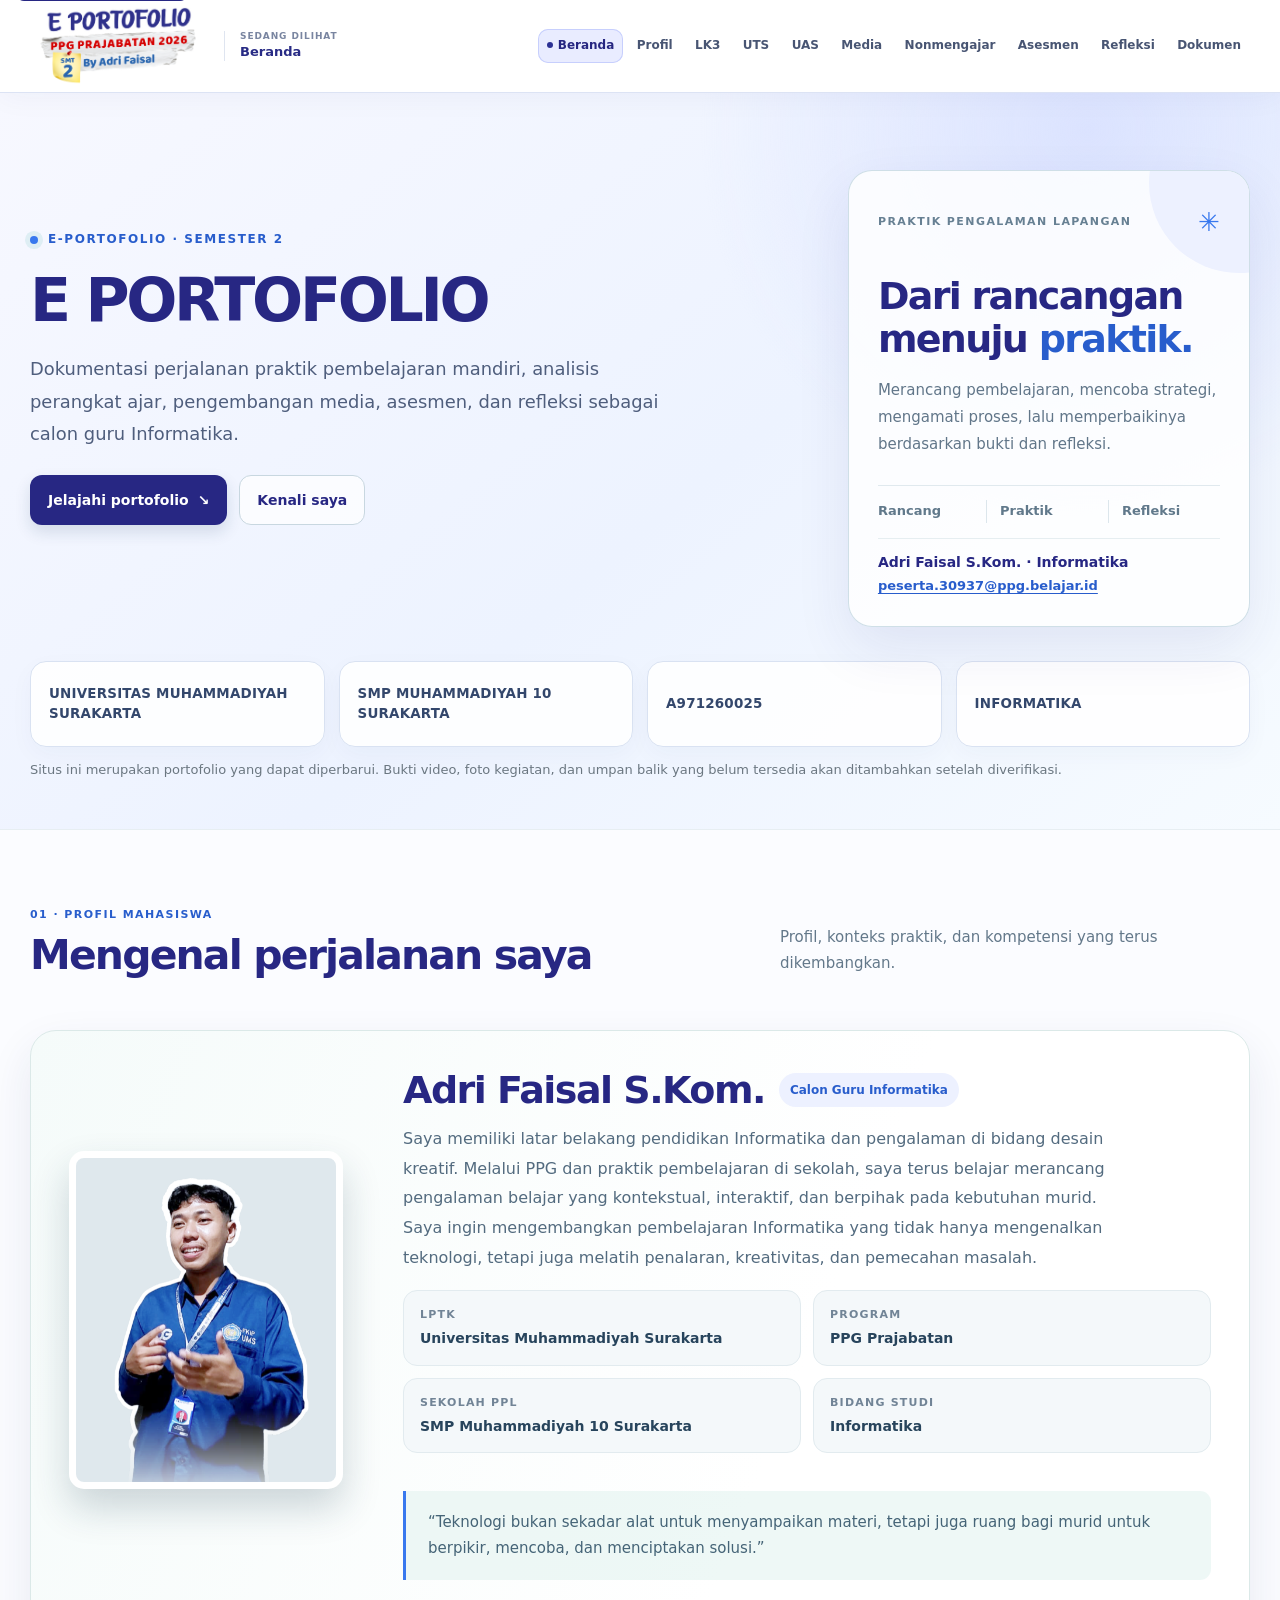
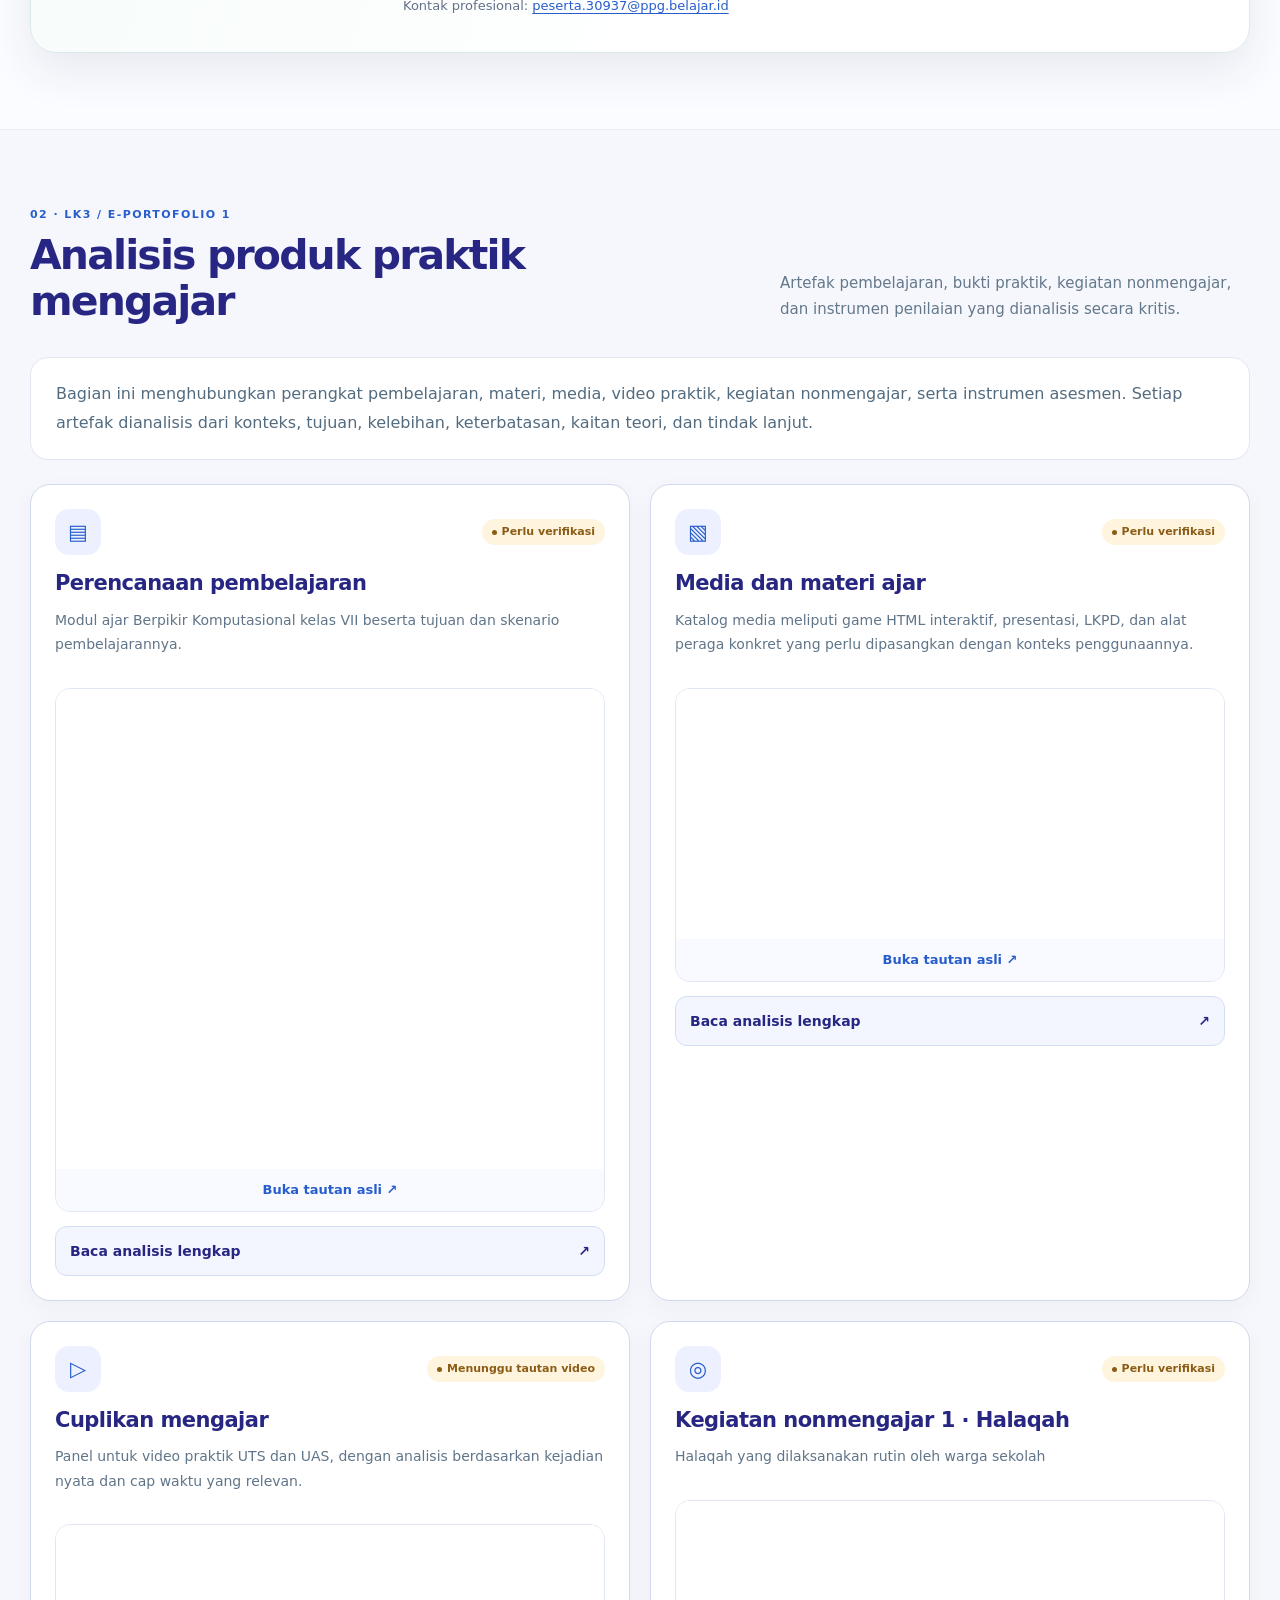
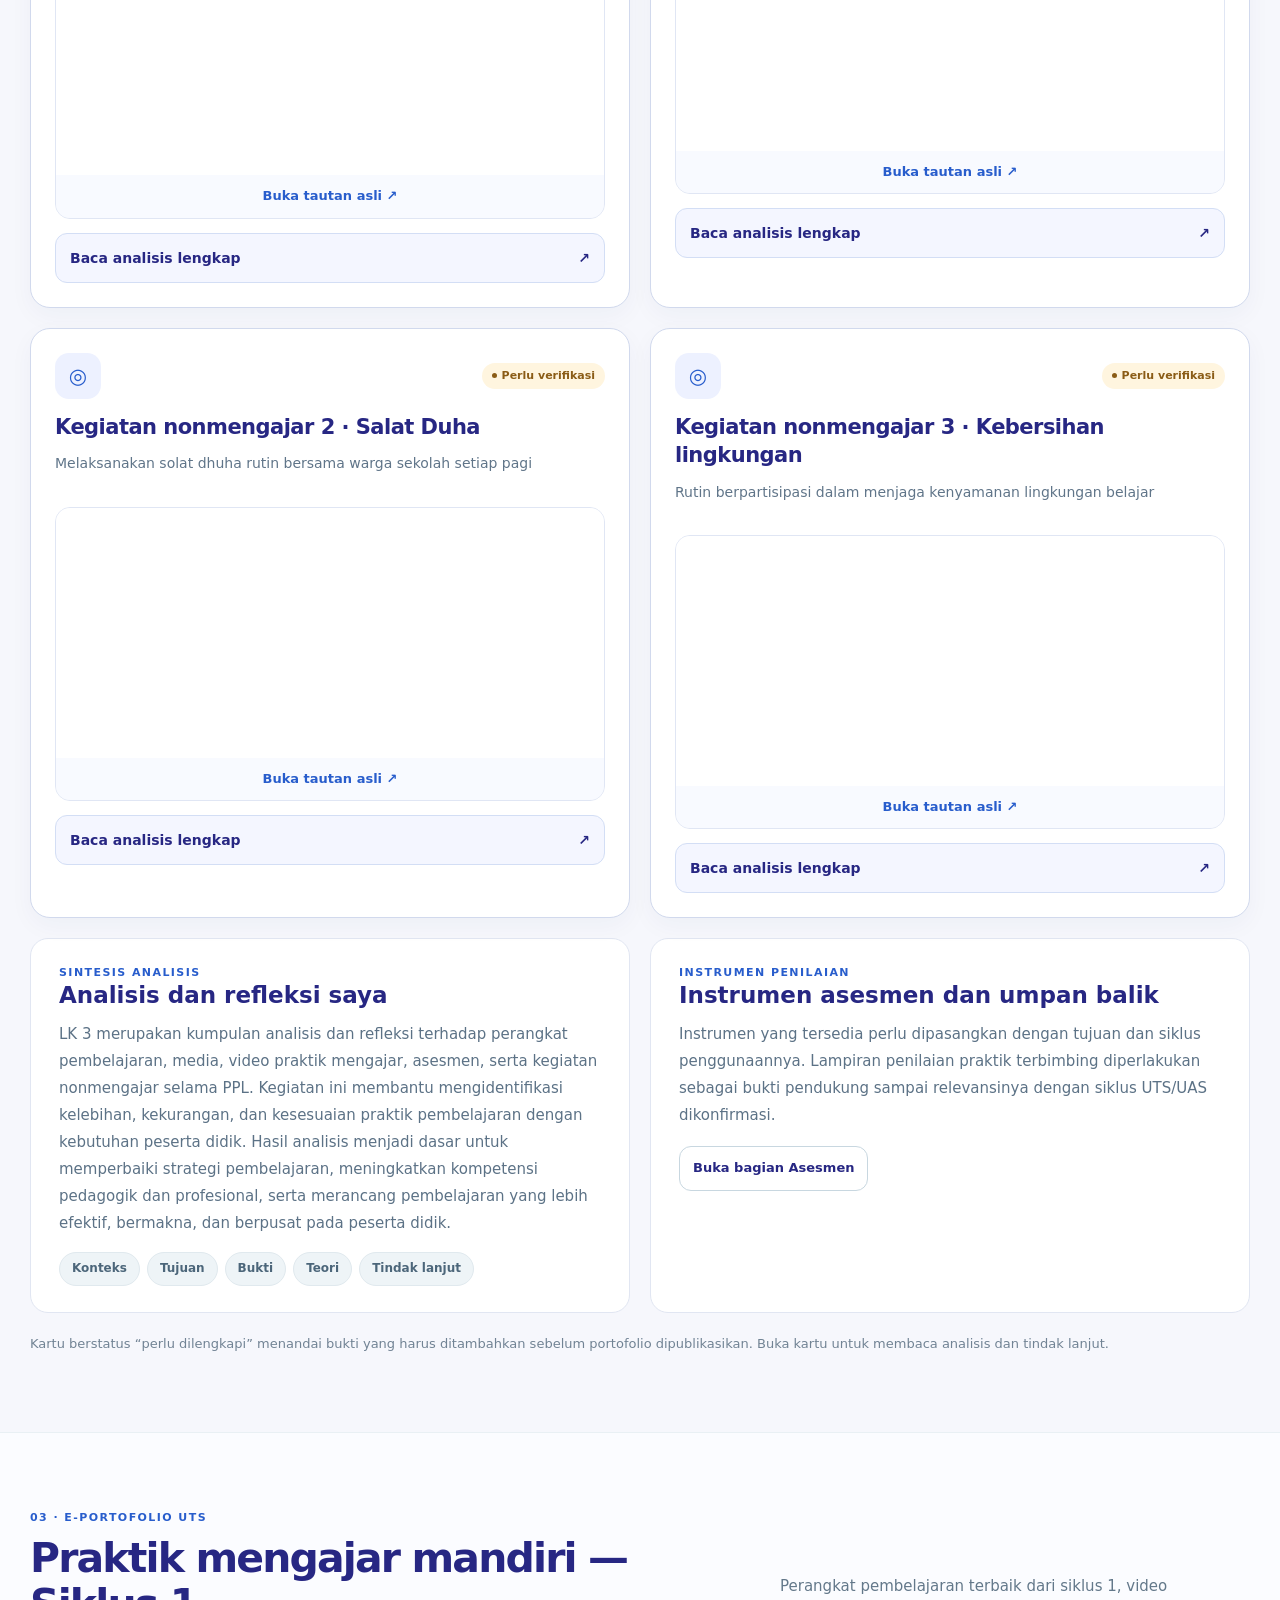
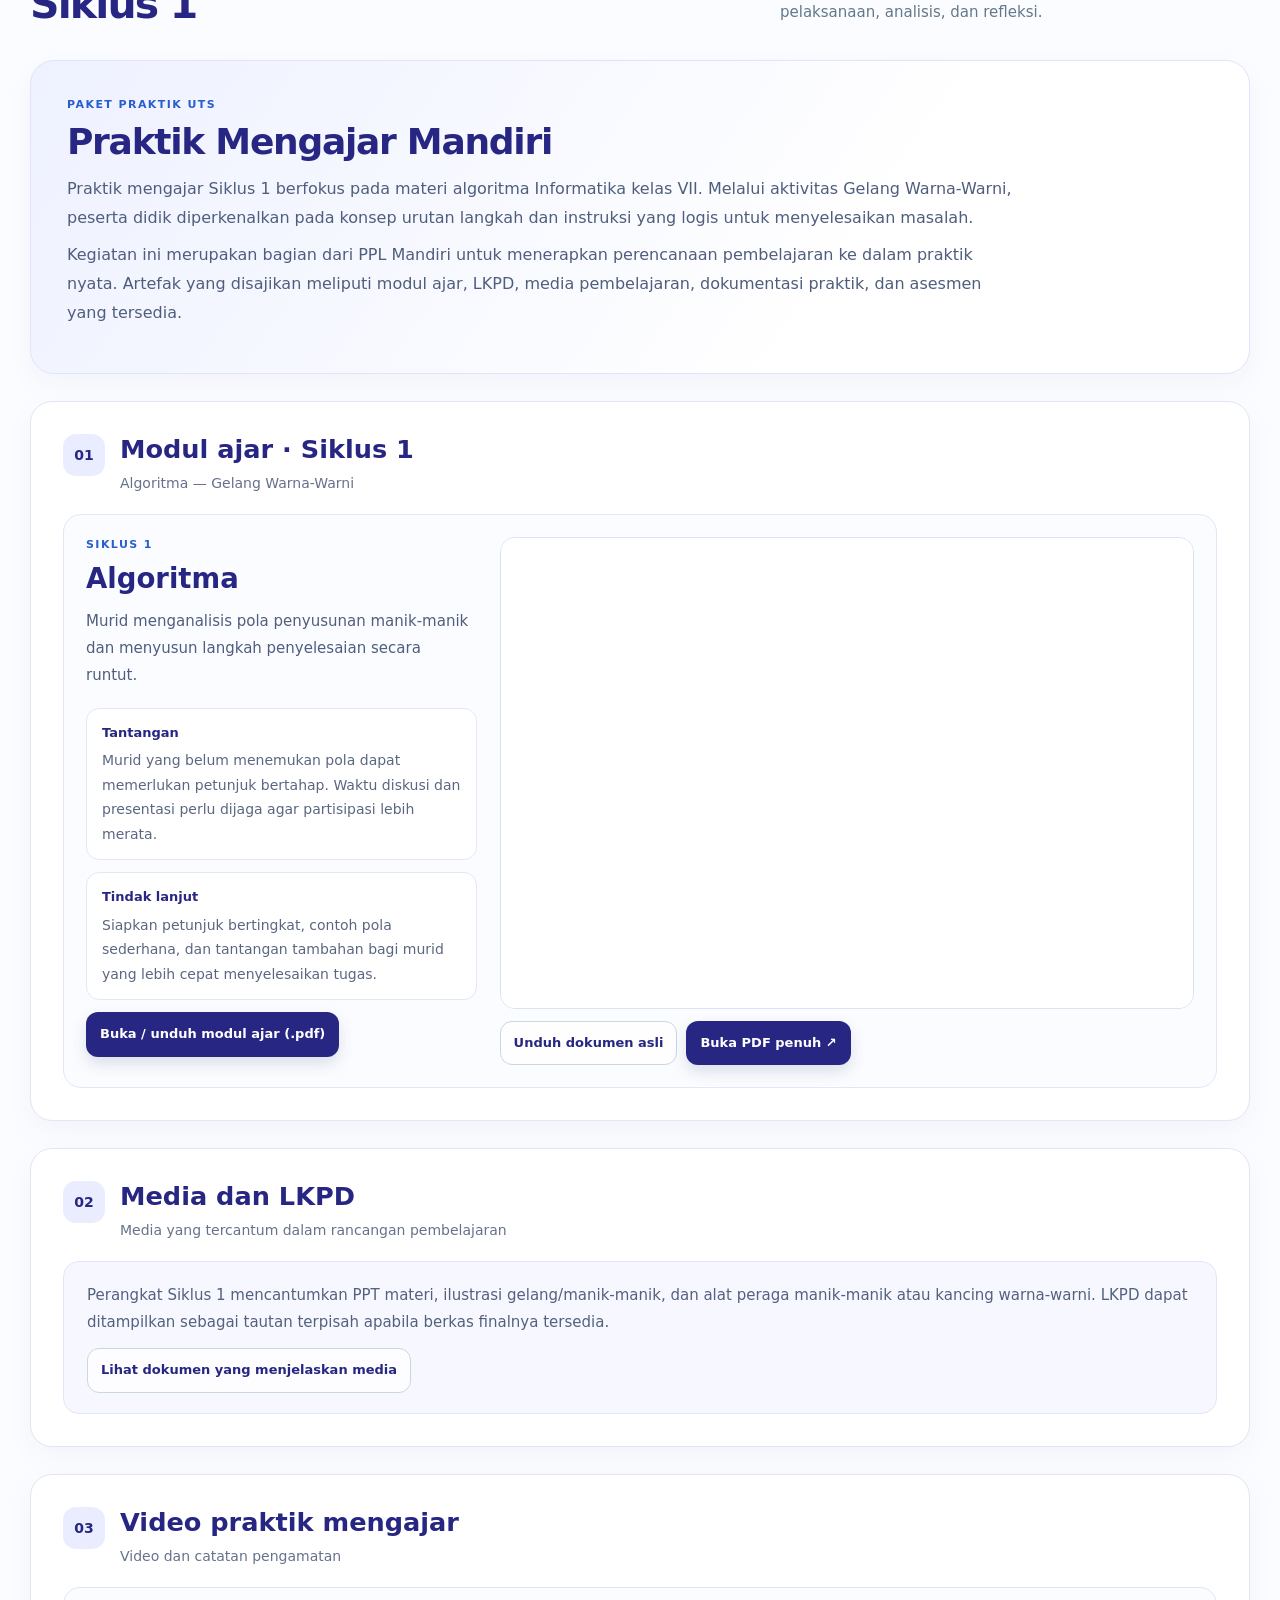
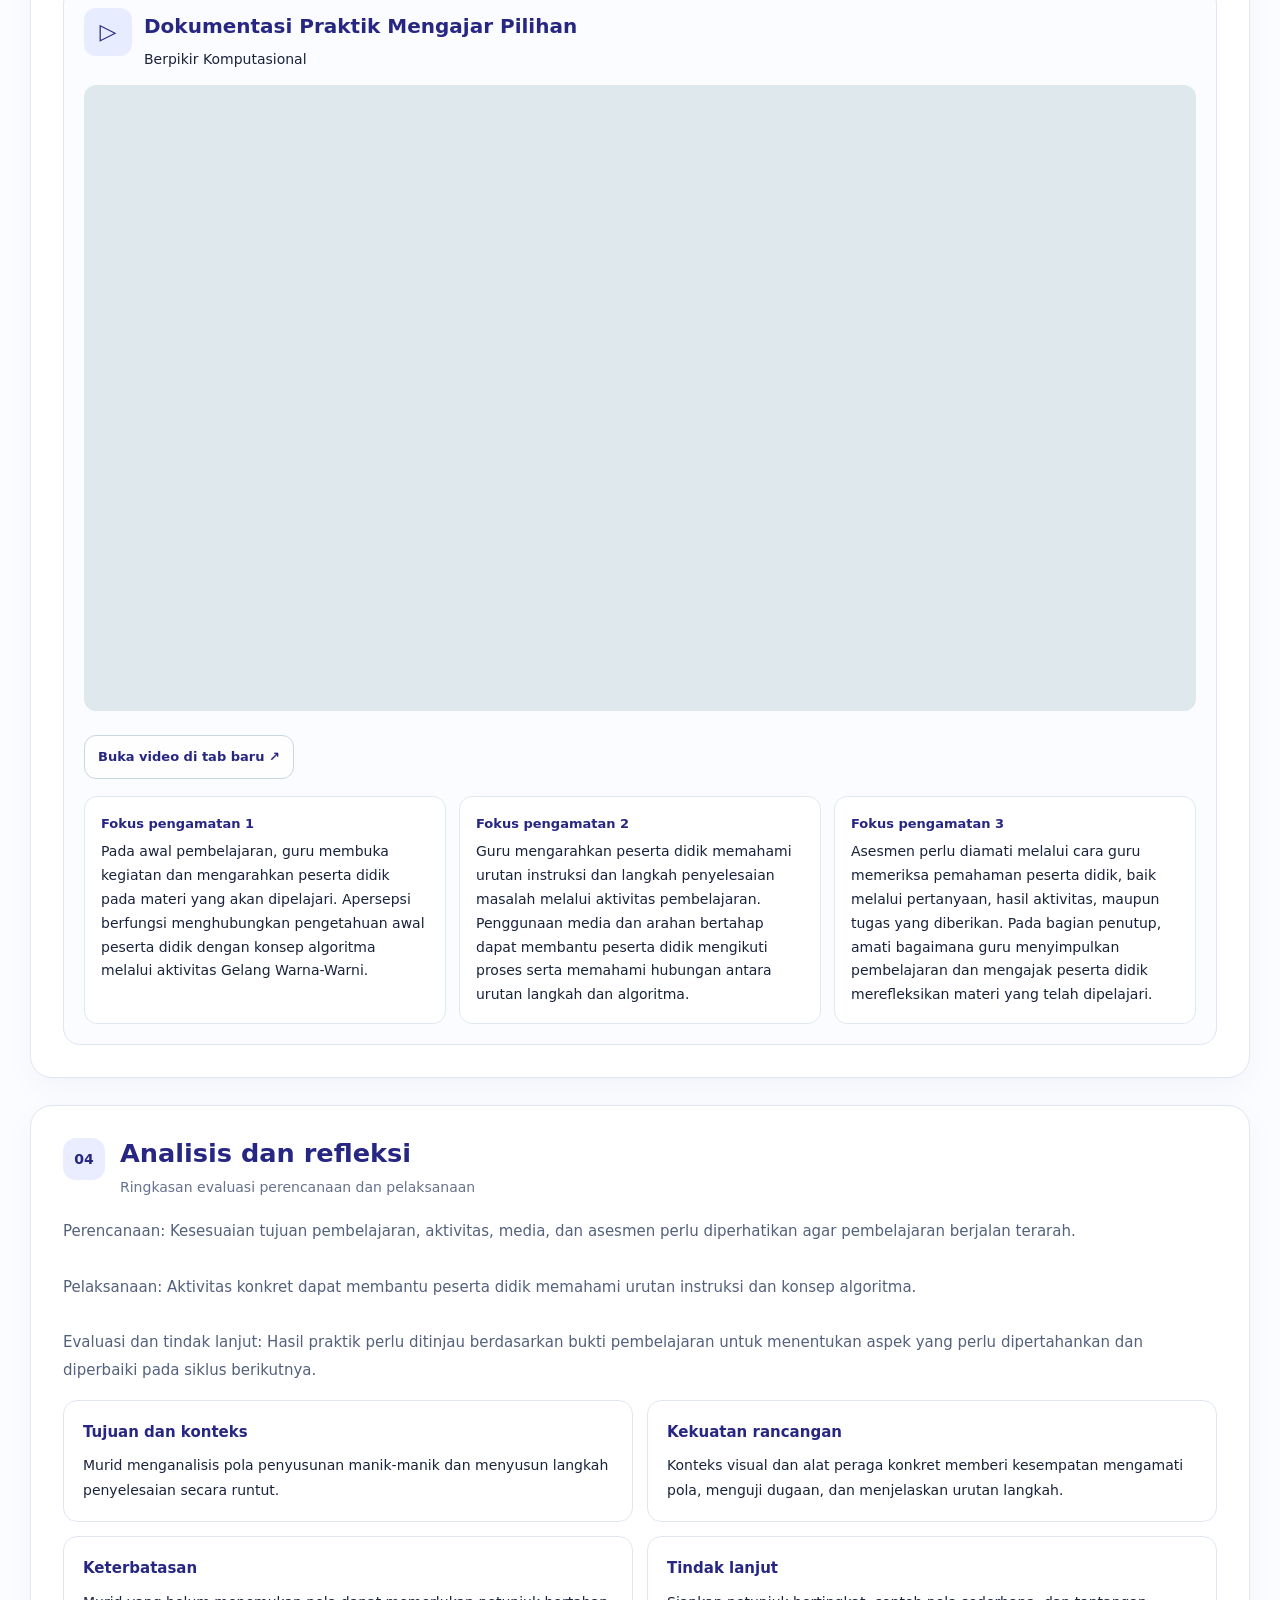
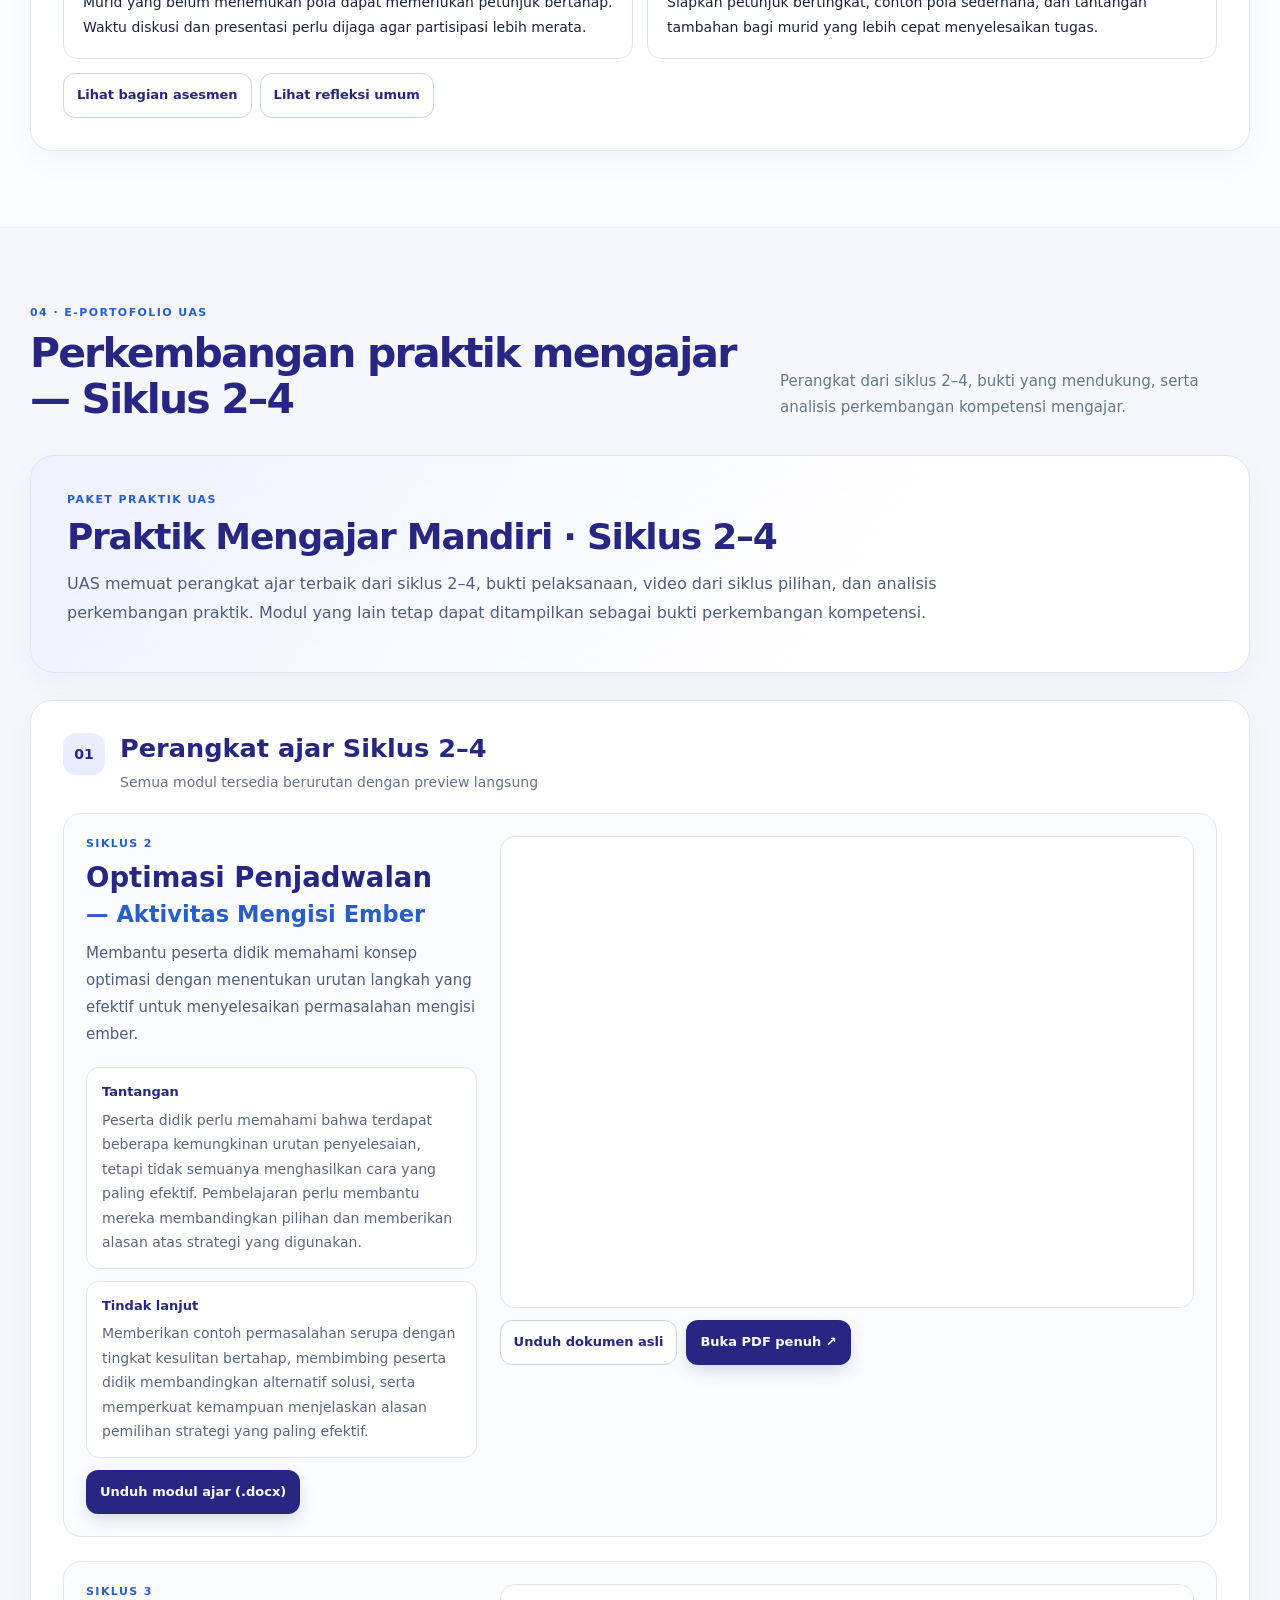
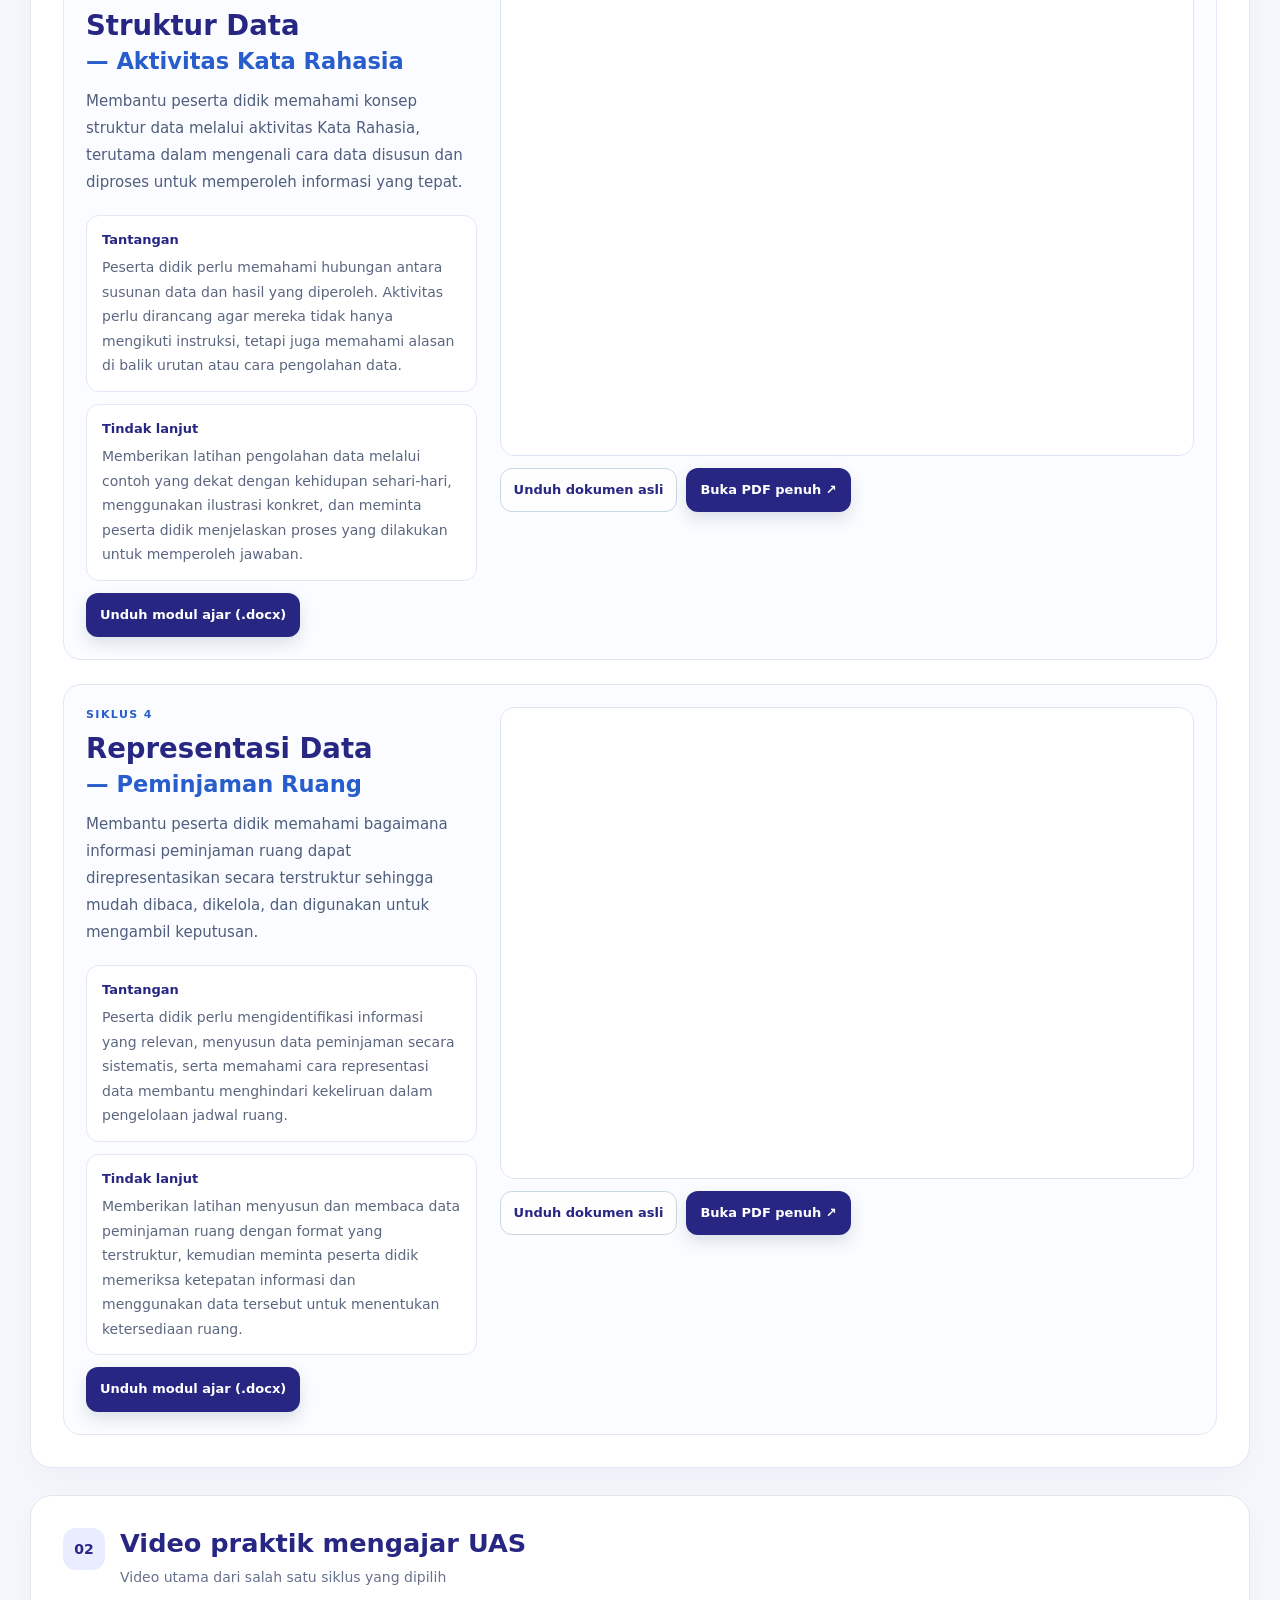
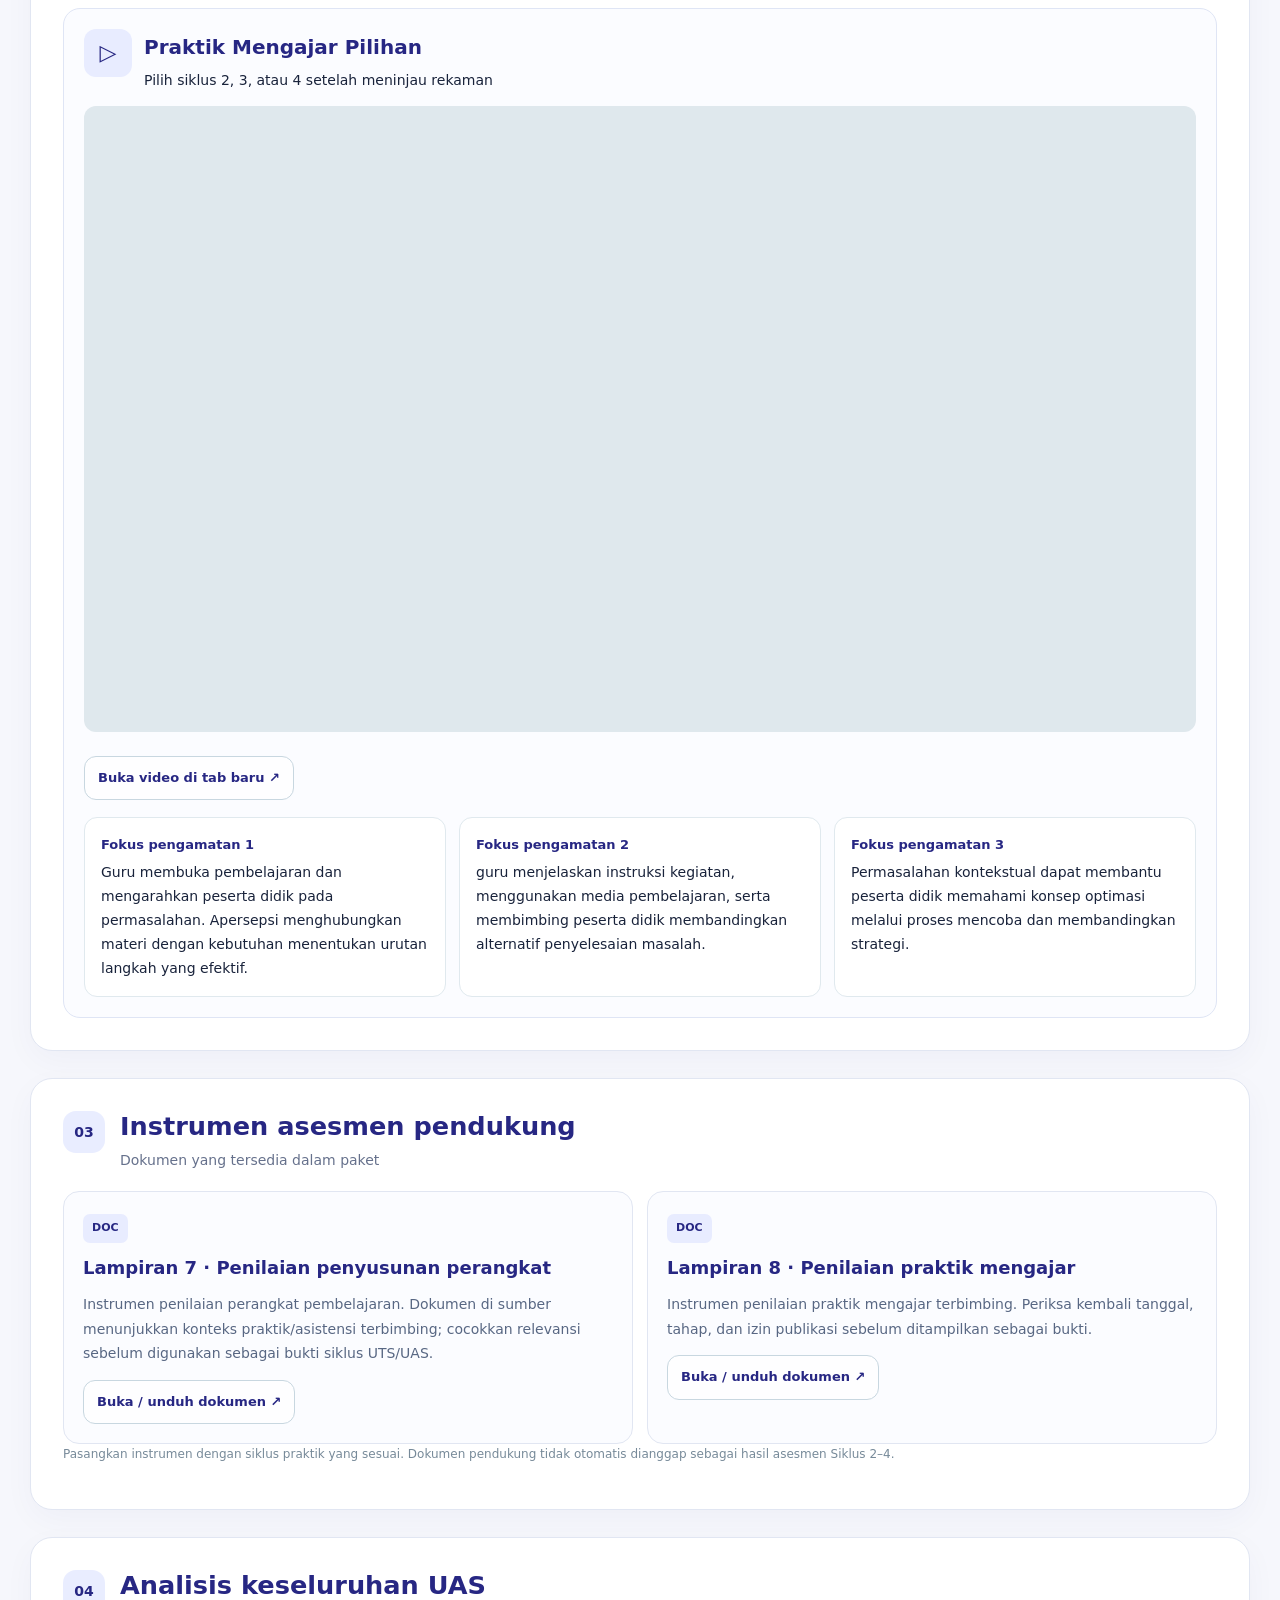
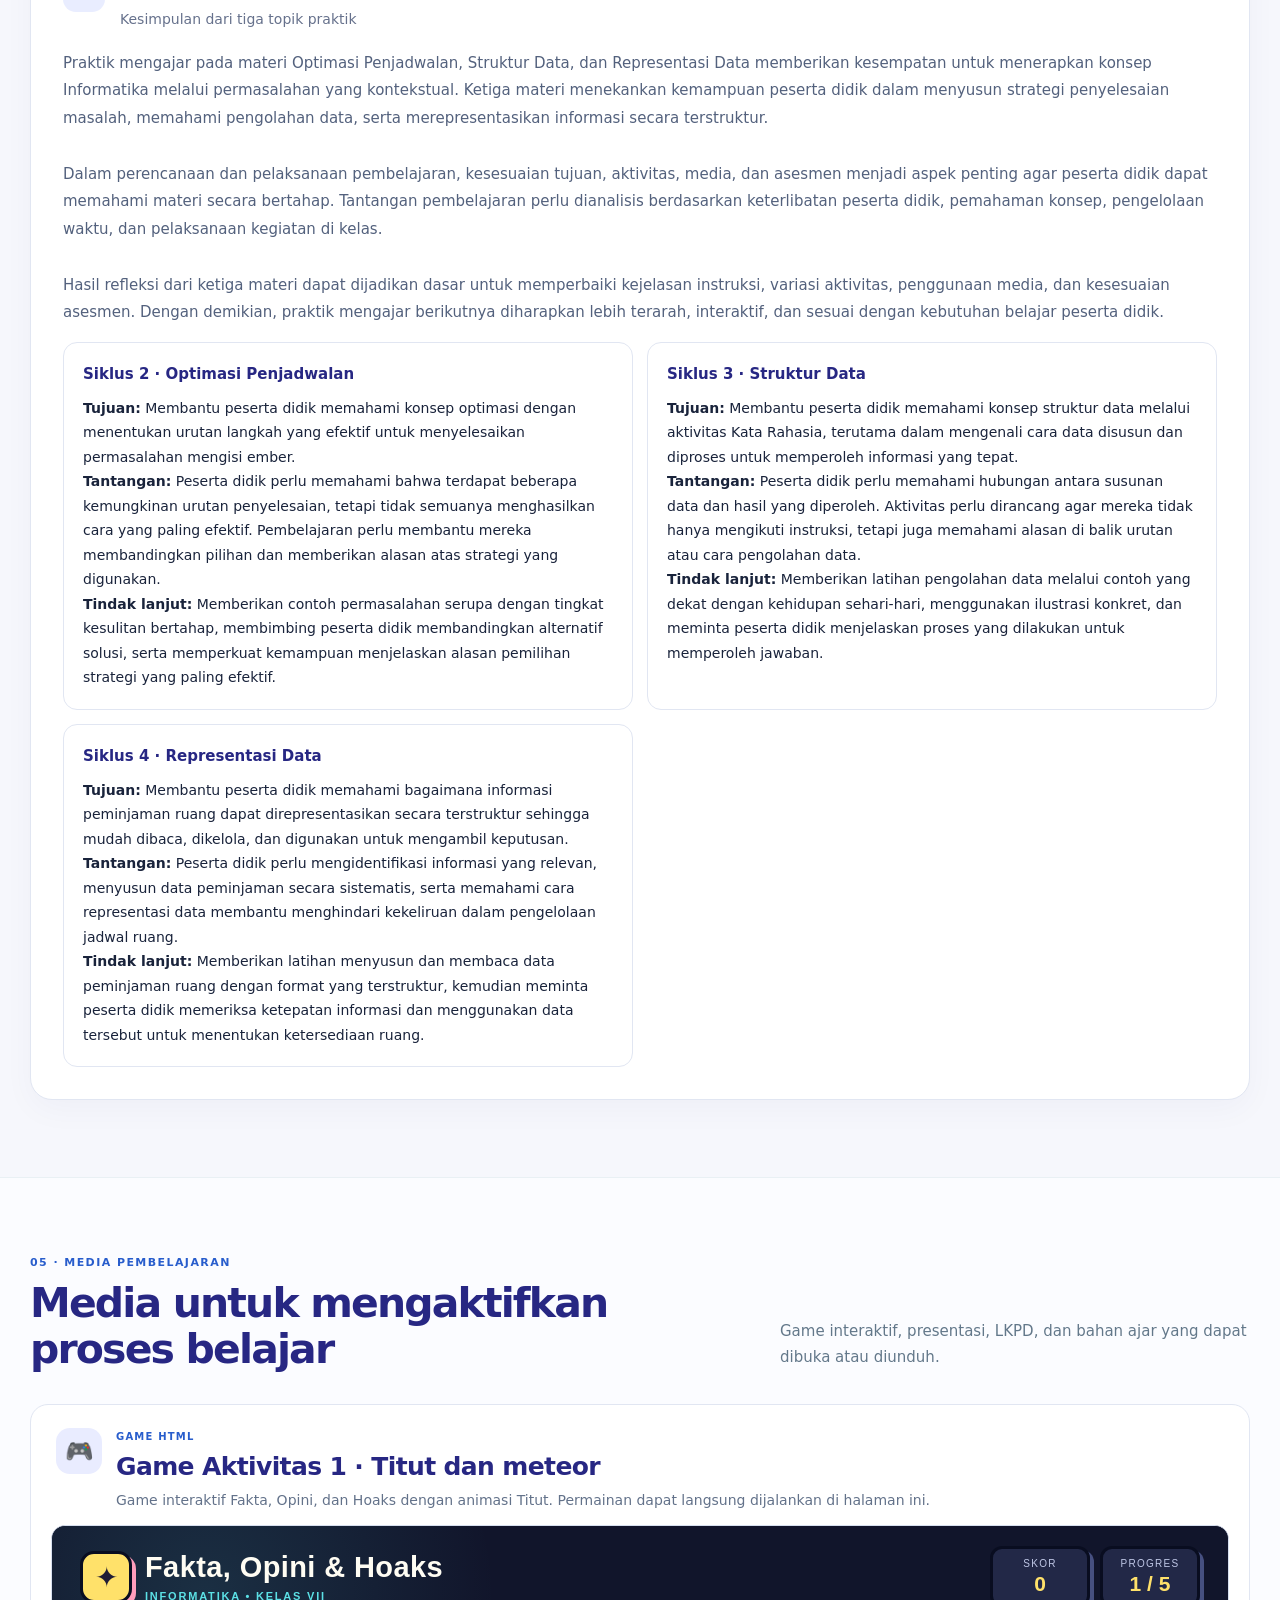
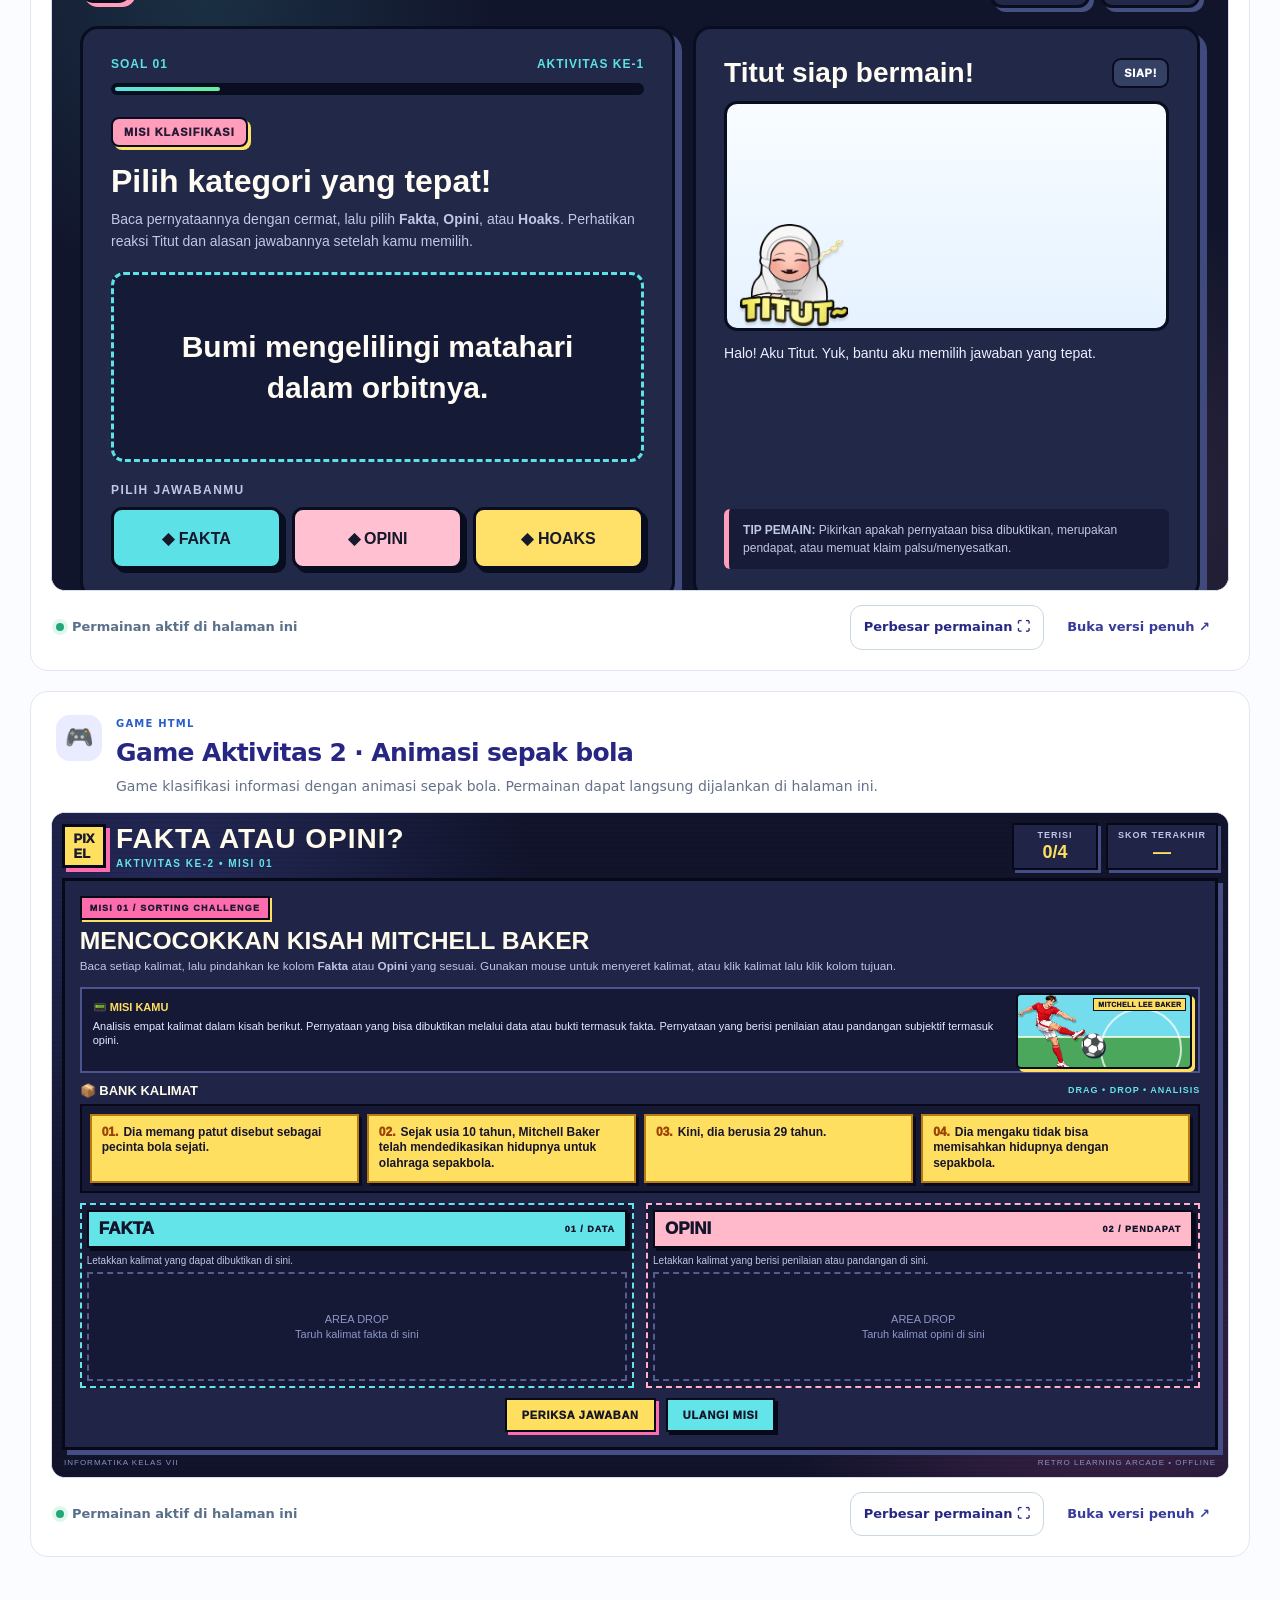
<file: index.html>
<!doctype html>
<html lang="id">
<head>
  <meta charset="utf-8">
  <meta name="viewport" content="width=device-width, initial-scale=1">
  <meta name="theme-color" content="#173a5a">
  <meta name="description" content="E-portofolio Semester 2 Adri Faisal, PPG Calon Guru bidang Informatika. Dokumentasi praktik mengajar, artefak, analisis, dan refleksi." />
  <title>E-Portofolio Semester 2 | Adri Faisal</title>
  <link rel="stylesheet" href="css/style.css">
  <link rel="stylesheet" href="css/modern.css">
</head>
<body>
  <a class="skip-link" href="#mainContent">Lewati ke konten</a>
  <header class="topbar" id="top">
    <div class="container nav-wrap">
      <a class="brand brand--image" href="#beranda" aria-label="E-Portofolio Adri Faisal, kembali ke beranda">
        <img class="brand-logo-img" src="assets/logo.png" alt="E-Portofolio PPG Prajabatan 2026, Semester 2, Adri Faisal" width="175" height="79">
      </a>
      <div class="nav-current" aria-live="polite" aria-label="Bagian yang sedang ditampilkan">
        <span class="nav-current-label">SEDANG DILIHAT</span>
        <strong id="navCurrentName">Beranda</strong>
      </div>
      <button class="menu-toggle" id="menuToggle" aria-expanded="false" aria-controls="mainNav">☰ <span>Menu</span></button>
      <nav id="mainNav" class="nav-links" aria-label="Navigasi utama">
        <a href="#beranda">Beranda</a>
        <a href="#profil">Profil</a>
        <a href="#lk3">LK3</a>
        <a href="#uts">UTS</a>
        <a href="#uas">UAS</a>
        <a href="#media">Media</a>
        <a href="#nonmengajar">Nonmengajar</a>
        <a href="#asesmen">Asesmen</a>
        <a href="#refleksi">Refleksi</a>
        <a href="#dokumen">Dokumen</a>
      </nav>
    </div>
  </header>

  <main id="mainContent">
    <!-- BERANDA: edit content/beranda.js -->
    <section class="hero" id="beranda">
      <div class="container hero-grid">
        <div class="hero-copy">
          <div class="eyebrow"><span class="pulse-dot"></span><span id="heroLabel">E-PORTOFOLIO · SEMESTER 2</span></div>
          <h1 id="heroTitle">Belajar mengajar,<br><span>bertumbuh melalui refleksi.</span></h1>
          <p class="hero-lead" id="heroSubtitle">Dokumentasi praktik pembelajaran mandiri, artefak, media, asesmen, dan refleksi sebagai calon guru Informatika.</p>
          <div class="hero-actions">
            <a class="btn btn-primary" href="#lk3">Jelajahi portofolio <span aria-hidden="true">↘</span></a>
            <a class="btn btn-outline" href="#profil">Kenali saya</a>
          </div>
        </div>
        <aside class="hero-side" aria-label="Ringkasan portofolio">
          <div class="hero-side-top"><span class="mini-label">PRAKTIK PENGALAMAN LAPANGAN</span><span class="hero-spark" aria-hidden="true">✳</span></div>
          <div class="hero-side-title">Dari rancangan<br>menuju <em>praktik.</em></div>
          <p>Merancang pembelajaran, mencoba strategi, mengamati proses, lalu memperbaikinya berdasarkan bukti dan refleksi.</p>
          <div class="hero-side-bottom"><span>Rancang</span><span>Praktik</span><span>Refleksi</span></div>
          <div id="heroContactLine" class="home-contact-line"></div>
        </aside>
      </div>
      <div class="container hero-stats" id="heroStats" aria-label="Ringkasan portofolio"></div>
      <div class="container hero-note" id="heroNote" hidden></div>
    </section>

    <!-- PROFIL: foto diganti melalui assets/profile/ dan content/profil.js -->
    <section id="profil" class="section">
      <div class="container">
        <div class="section-head"><div><div class="section-kicker">01 · PROFIL MAHASISWA</div><h2>Mengenal perjalanan saya</h2></div><p>Profil, konteks praktik, dan kompetensi yang terus dikembangkan.</p></div>
        <div id="profileGrid" class="profile-grid"></div>
      </div>
    </section>

    <!-- LK3: kartu dapat diklik untuk membuka detail dan analisis -->
    <section id="lk3" class="section section-tint">
      <div class="container">
        <div class="section-head"><div><div class="section-kicker">02 · LK3 / E-PORTOFOLIO 1</div><h2>Analisis produk praktik mengajar</h2></div><p>Artefak pembelajaran, bukti praktik, kegiatan nonmengajar, dan instrumen penilaian yang dianalisis secara kritis.</p></div>
        <div id="lk3Intro" class="intro-panel"></div>
        <div id="lk3Grid" class="analysis-grid"></div>
        <div class="lk3-bottom-grid">
          <article id="lk3Synthesis" class="synthesis-card"></article>
          <article id="lk3Assessment" class="synthesis-card"></article>
        </div>
        <p class="section-footnote">Kartu berstatus “perlu dilengkapi” menandai bukti yang harus ditambahkan sebelum portofolio dipublikasikan. Buka kartu untuk membaca analisis dan tindak lanjut.</p>
      </div>
    </section>

    <!-- UTS: semua bagian utama langsung terlihat di halaman -->
    <section id="uts" class="section">
      <div class="container">
        <div class="section-head"><div><div class="section-kicker">03 · E-PORTOFOLIO UTS</div><h2>Praktik mengajar mandiri — Siklus 1</h2></div><p>Perangkat pembelajaran terbaik dari siklus 1, video pelaksanaan, analisis, dan refleksi.</p></div>
        <div id="utsTabContent" class="portfolio-stack" aria-live="polite"></div>
      </div>
    </section>

    <!-- UAS: preview modul siklus 2–4, video, asesmen dan analisis tampil langsung -->
    <section id="uas" class="section section-tint">
      <div class="container">
        <div class="section-head"><div><div class="section-kicker">04 · E-PORTOFOLIO UAS</div><h2>Perkembangan praktik mengajar — Siklus 2–4</h2></div><p>Perangkat dari siklus 2–4, bukti yang mendukung, serta analisis perkembangan kompetensi mengajar.</p></div>
        <div id="uasTabContent" class="portfolio-stack" aria-live="polite"></div>
      </div>
    </section>

    <!-- MEDIA: file dan katalog dikelola di content/media.js -->
    <section id="media" class="section">
      <div class="container">
        <div class="section-head"><div><div class="section-kicker">05 · MEDIA PEMBELAJARAN</div><h2>Media untuk mengaktifkan proses belajar</h2></div><p>Game interaktif, presentasi, LKPD, dan bahan ajar yang dapat dibuka atau diunduh.</p></div>
        <div id="mediaGrid" class="media-grid"></div>
      </div>
    </section>

    <!-- NONMENGAJAR: bukti autentik ditambahkan saat tersedia -->
    <section id="nonmengajar" class="section section-tint">
      <div class="container">
        <div class="section-head"><div><div class="section-kicker">06 · KEGIATAN NONMENGAJAR</div><h2>Belajar dari kontribusi di luar kelas</h2></div><p>Dokumentasi kegiatan, peran, hasil, tantangan, dan hal yang dipelajari.</p></div>
        <div id="nonmengajarIntro" class="intro-panel"></div>
        <div id="nonmengajarGrid" class="activity-grid"></div>
        <div id="nonmengajarChallenge" class="reflection-callout"></div>
</div>
    </section>

    <!-- ASESMEN -->
    <section id="asesmen" class="section">
      <div class="container">
        <div class="section-head"><div><div class="section-kicker">07 · INSTRUMEN PENILAIAN</div><h2>Menilai untuk memperbaiki pembelajaran</h2></div><p>Instrumen, rubrik, bukti hasil belajar, interpretasi, dan keputusan tindak lanjut.</p></div>
        <div id="assessmentIntro" class="intro-panel"></div>
        <div id="assessmentGrid" class="assessment-grid"></div>
        <div id="assessmentFiles" class="file-grid"></div>
        <div id="assessmentReminder" class="warning-note"></div>
      </div>
    </section>

    <!-- REFLEKSI: tiga bagian terpisah -->
    <section id="refleksi" class="section section-tint">
      <div class="container">
        <div class="section-head"><div><div class="section-kicker">08 · REFLEKSI DAN PENGEMBANGAN DIRI</div><h2>Praktik sebagai proses belajar</h2></div><p>Filosofi mengajar, refleksi praktik, dan langkah konkret untuk terus berkembang.</p></div>
        <div id="philosophyContent" class="philosophy-content"></div>
        <div class="reflection-section-head"><span class="section-kicker">BAGIAN 2</span><h3>Refleksi praktik mengajar</h3><p id="reflectionIntro"></p></div>
        <div id="reflectionGrid" class="reflection-grid"></div>
        <div class="reflection-section-head"><span class="section-kicker">BAGIAN 3</span><h3>Rencana pengembangan diri</h3><p>Prioritas pengembangan diturunkan dari pengalaman dan kebutuhan yang teridentifikasi.</p></div>
        <div id="developmentGrid" class="development-grid"></div>
        <div class="reflection-footer-actions"><a id="reflectionDoc" class="btn btn-outline" href="assets/artefak/LK4_Empat_Refleksi_PPL_Mandiri.docx" download>Unduh dokumen refleksi ↗</a><div id="feedbackMini" class="feedback-mini"></div></div>
      </div>
    </section>

    <!-- DOKUMEN -->
    <section id="dokumen" class="section">
      <div class="container">
        <div class="section-head"><div><div class="section-kicker">09 · PUSAT DOKUMEN</div><h2>Temukan artefak dengan cepat</h2></div><p>Kumpulan modul, refleksi, instrumen, dan media yang dipisahkan dalam folder aset.</p></div>
        <div class="file-tools"><label class="search-box"><span aria-hidden="true">⌕</span><input id="documentSearch" type="search" placeholder="Cari modul, media, refleksi…" aria-label="Cari dokumen"></label><span id="documentCount">Dokumen</span></div>
        <div id="documentsGrid" class="documents-grid"></div><div id="documentsEmpty" class="empty-state" hidden>Belum ada dokumen yang cocok.</div>
</div>
    </section>
  </main>

  <footer class="site-footer">
    <div class="container footer-modern">
      <a class="footer-logo" href="#beranda" aria-label="Kembali ke beranda">
        <img src="assets/logo.png" alt="Logo E-Portofolio Adri Faisal" loading="lazy">
      </a>
      <p class="footer-title">E portofolio - adri faisal 2026</p>
      <a class="footer-top-link" href="#beranda">Kembali ke atas ↑</a>
    </div>
  </footer>

  <dialog id="detailModal" class="detail-modal" aria-labelledby="modalTitle">
    <div class="modal-head"><div><span class="section-kicker">DETAIL ARTEFAK</span><h2 id="modalTitle">Detail artefak</h2></div><button type="button" class="modal-close" id="modalClose" aria-label="Tutup detail">×</button></div>
    <div id="modalBody" class="modal-body"></div>
  </dialog>
  <button id="backTop" class="back-top" aria-label="Kembali ke atas">↑</button>

  <!-- Konten dipisah per file agar mudah diperbarui. -->
  <script src="content/beranda.js"></script>
  <script src="content/profil.js"></script>
  <script src="content/produk_pembelajaran.js"></script>
  <script src="content/lk3.js"></script>
  <script src="content/uts.js"></script>
  <script src="content/uas.js"></script>
  <script src="content/video.js"></script>
  <script src="content/media.js"></script>
  <script src="content/refleksi.js"></script>
  <script src="content/filosofi.js"></script>
  <script src="content/rencana_pengembangan.js"></script>
  <script src="content/nonmengajar.js"></script>
  <script src="content/asesmen.js"></script>
  <script src="content/umpanbalik.js"></script>
  <script src="content/dokumen.js"></script>
  <script src="content/overrides.js"></script>
  <script src="js/app.js"></script>
</body>
</html>
</file>
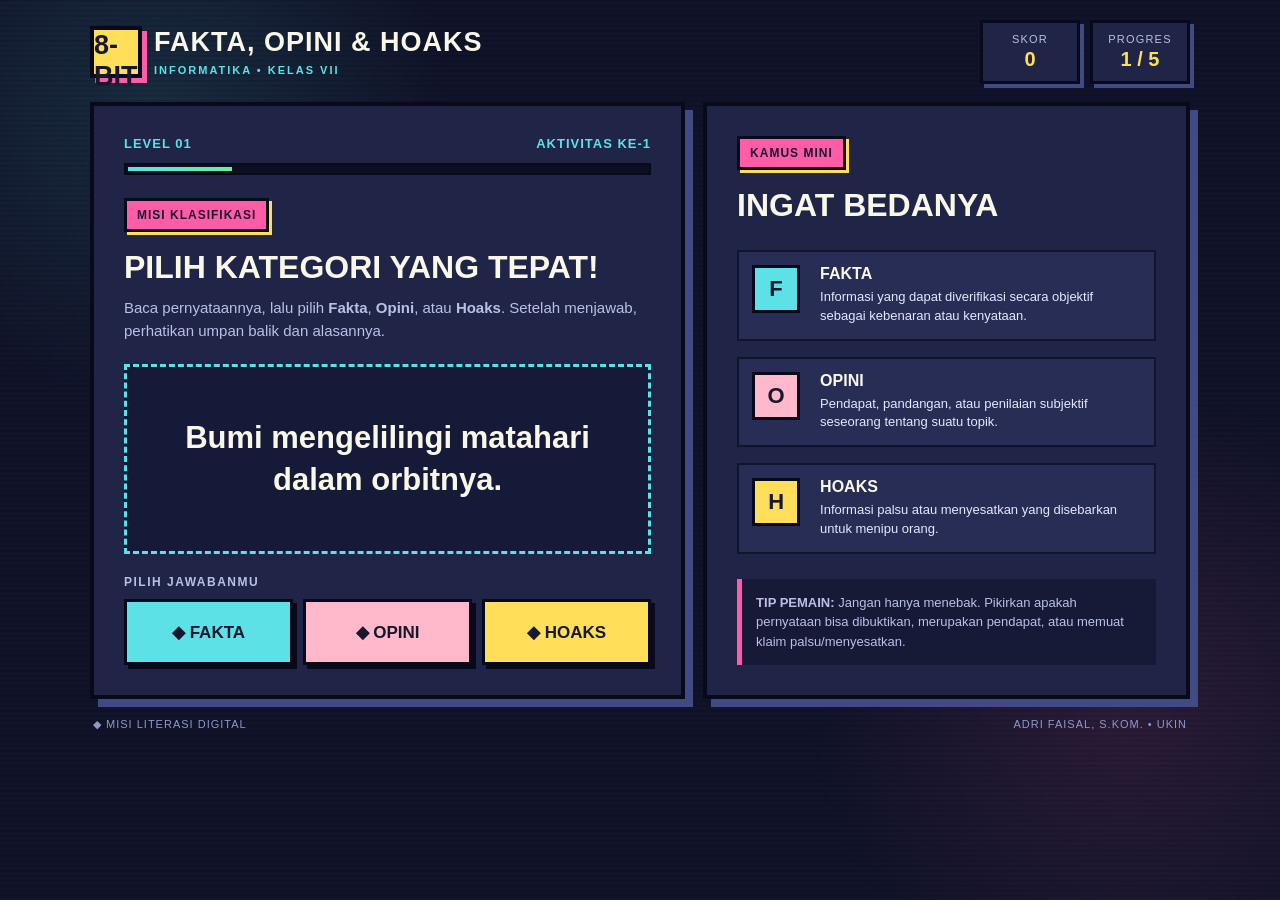
<file: assets/media/Game_Aktivitas_1_Fakta_Opini_Hoaks.html>
<!DOCTYPE html>
<html lang="id">
<head>
<meta charset="UTF-8">
<meta name="viewport" content="width=device-width, initial-scale=1.0">
<title>Aktivitas 1 — Fakta, Opini & Hoaks</title>
<style>
  :root{
    --bg:#101329; --panel:#202447; --panel2:#282d55; --ink:#f8f7e8;
    --muted:#b9c0e7; --cyan:#5ce1e6; --pink:#ff5ca8; --yellow:#ffdf5a;
    --green:#69ef9a; --red:#ff5e68; --line:#080a1b;
  }
  *{box-sizing:border-box}
  body{margin:0; min-height:100vh; color:var(--ink); background:
    radial-gradient(circle at 12% 12%,rgba(92,225,230,.12),transparent 22%),
    radial-gradient(circle at 88% 78%,rgba(255,92,168,.12),transparent 24%),var(--bg);
    font-family:Arial,Helvetica,sans-serif; padding:20px;}
  body:after{content:"";position:fixed;inset:0;pointer-events:none;opacity:.11;background:repeating-linear-gradient(0deg,transparent 0 3px,#000 4px 5px)}
  .app{max-width:1100px;margin:0 auto;position:relative;z-index:1}
  .topbar{display:flex;align-items:center;justify-content:space-between;gap:16px;flex-wrap:wrap;margin-bottom:18px}
  .brand{display:flex;align-items:center;gap:12px}
  .pixel-icon{width:52px;height:52px;background:var(--yellow);color:#17172f;display:grid;place-items:center;border:4px solid var(--line);box-shadow:5px 5px 0 var(--pink);font-size:27px;font-weight:900}
  .brand h1{font-size:clamp(18px,3vw,27px);margin:0;text-transform:uppercase;letter-spacing:1px;line-height:1.1}
  .brand small{display:block;color:var(--cyan);font-weight:700;letter-spacing:2px;margin-top:6px;font-size:11px}
  .status{display:flex;gap:10px;flex-wrap:wrap}
  .status-box{min-width:100px;padding:10px 14px;background:var(--panel);border:3px solid var(--line);box-shadow:4px 4px 0 #414a83;text-align:center}
  .status-box span{display:block;color:var(--muted);font-size:11px;text-transform:uppercase;letter-spacing:1.2px}
  .status-box strong{display:block;font-size:20px;color:var(--yellow);margin-top:3px}
  .screen{display:grid;grid-template-columns:1.1fr .9fr;gap:18px;align-items:stretch}
  .card{background:var(--panel);border:4px solid var(--line);box-shadow:8px 8px 0 #414a83;padding:clamp(18px,3vw,30px);}
  .tag{display:inline-block;background:var(--pink);color:#1c1532;border:3px solid var(--line);box-shadow:3px 3px 0 var(--yellow);padding:7px 10px;font-weight:900;letter-spacing:1px;font-size:12px;text-transform:uppercase}
  .section-title{font-size:clamp(22px,3vw,32px);line-height:1.12;margin:18px 0 10px;text-transform:uppercase}
  .instruction{color:var(--muted);line-height:1.55;font-size:15px;margin:0 0 22px}
  .progress-track{height:12px;background:#0c0f22;border:2px solid var(--line);margin:12px 0 23px;padding:2px}
  .progress-fill{height:100%;width:20%;background:linear-gradient(90deg,var(--cyan),var(--green));transition:width .25s}
  .q-count{display:flex;justify-content:space-between;gap:10px;color:var(--cyan);font-size:13px;font-weight:900;letter-spacing:1px;text-transform:uppercase}
  .question{display:flex;align-items:center;justify-content:center;min-height:190px;padding:24px;background:#151a38;border:3px dashed var(--cyan);font-size:clamp(21px,3.4vw,31px);font-weight:800;line-height:1.35;text-align:center;}
  .choices-label{margin:21px 0 10px;font-size:12px;text-transform:uppercase;letter-spacing:1.5px;color:var(--muted);font-weight:800}
  .choices{display:grid;grid-template-columns:repeat(3,1fr);gap:10px}
  button{font-family:inherit;cursor:pointer;border-radius:0;font-weight:900;transition:transform .08s,filter .15s}
  button:active{transform:translate(2px,2px)}
  .choice{min-height:66px;border:3px solid var(--line);box-shadow:4px 4px 0 var(--line);font-size:clamp(13px,1.7vw,17px);padding:10px 5px;color:#17172e}
  .choice.fact{background:var(--cyan)} .choice.opinion{background:#ffb9cb}.choice.hoax{background:var(--yellow)}
  .choice:hover{filter:brightness(1.12);transform:translateY(-2px)}
  .choice:disabled{cursor:not-allowed;opacity:.58;transform:none}
  .help-panel{display:flex;flex-direction:column;gap:16px}
  .mini-heading{margin:0 0 6px;color:var(--yellow);font-size:17px;text-transform:uppercase;letter-spacing:1px}
  .definition{display:grid;grid-template-columns:56px 1fr;gap:12px;align-items:start;padding:13px;background:var(--panel2);border:2px solid #11142d}
  .definition .icon{width:48px;height:48px;display:grid;place-items:center;color:#17172e;border:3px solid var(--line);font-size:22px;font-weight:900}
  .definition:nth-of-type(1) .icon{background:var(--cyan)}
  .definition.fact .icon{background:var(--cyan)}.definition.opinion .icon{background:#ffb9cb}.definition.hoax .icon{background:var(--yellow)}
  .definition h3{font-size:16px;margin:0 0 5px;text-transform:uppercase}.definition p{margin:0;color:#e4e7ff;font-size:13px;line-height:1.45}
  .note{margin-top:auto;padding:14px;border-left:5px solid var(--pink);background:#171a36;color:var(--muted);font-size:13px;line-height:1.5}
  .feedback{display:none;position:fixed;inset:0;background:rgba(4,5,18,.82);z-index:20;align-items:center;justify-content:center;padding:20px}
  .feedback.show{display:flex}
  .popup{width:min(470px,100%);text-align:center;background:var(--panel);border:5px solid var(--line);box-shadow:10px 10px 0 #414a83;padding:28px}
  .symbol{width:90px;height:90px;display:grid;place-items:center;margin:0 auto 14px;border:5px solid var(--line);font-size:57px;font-weight:900;color:#101329;box-shadow:5px 5px 0 var(--line)}
  .symbol.good{background:var(--green)}.symbol.bad{background:var(--red)}
  .popup h2{font-size:29px;text-transform:uppercase;margin:8px 0 10px}.popup p{line-height:1.55;color:var(--muted);margin:0 0 20px}
  .primary{background:var(--yellow);color:#15152a;border:3px solid var(--line);box-shadow:5px 5px 0 var(--pink);padding:14px 20px;font-size:15px;text-transform:uppercase;letter-spacing:.7px}
  .primary:hover{filter:brightness(1.08)}
  .end-panel{display:none;text-align:center}.end-panel.show{display:block}
  .end-panel .score-big{font-size:clamp(46px,8vw,74px);font-weight:1000;color:var(--green);text-shadow:4px 4px 0 #0a0b1d;margin:10px 0}
  .hidden{display:none!important}
  .footer{display:flex;justify-content:space-between;gap:12px;flex-wrap:wrap;color:#8f98cd;font-size:11px;letter-spacing:1px;margin:19px 3px 0;text-transform:uppercase}
  @media(max-width:800px){.screen{grid-template-columns:1fr}.question{min-height:145px}.help-panel{display:grid;grid-template-columns:1fr}.note{margin-top:0}}
  @media(max-width:480px){body{padding:12px}.choices{grid-template-columns:1fr}.choice{min-height:52px}.status-box{min-width:80px;padding:8px}.brand h1{font-size:18px}}
</style>
</head>
<body>
<div class="app">
  <header class="topbar">
    <div class="brand">
      <div class="pixel-icon">8-BIT</div>
      <div><h1>Fakta, Opini & Hoaks</h1><small>INFORMATIKA • KELAS VII</small></div>
    </div>
    <div class="status">
      <div class="status-box"><span>Skor</span><strong id="score">0</strong></div>
      <div class="status-box"><span>Progres</span><strong id="progressText">1 / 5</strong></div>
    </div>
  </header>

  <div class="screen" id="gameScreen">
    <main class="card">
      <div class="q-count"><span id="levelLabel">LEVEL 01</span><span>AKTIVITAS KE-1</span></div>
      <div class="progress-track"><div class="progress-fill" id="progressFill"></div></div>
      <span class="tag">MISI KLASIFIKASI</span>
      <h2 class="section-title">Pilih kategori yang tepat!</h2>
      <p class="instruction">Baca pernyataannya, lalu pilih <b>Fakta</b>, <b>Opini</b>, atau <b>Hoaks</b>. Setelah menjawab, perhatikan umpan balik dan alasannya.</p>
      <div class="question" id="questionText" aria-live="polite">Bumi mengelilingi matahari dalam orbitnya.</div>
      <div class="choices-label">Pilih jawabanmu</div>
      <div class="choices" id="choiceButtons">
        <button class="choice fact" data-answer="Fakta">◆ FAKTA</button>
        <button class="choice opinion" data-answer="Opini">◆ OPINI</button>
        <button class="choice hoax" data-answer="Hoaks">◆ HOAKS</button>
      </div>
    </main>

    <aside class="card help-panel">
      <div><span class="tag">KAMUS MINI</span><h2 class="section-title">Ingat bedanya</h2></div>
      <div class="definition fact"><div class="icon">F</div><div><h3>Fakta</h3><p>Informasi yang dapat diverifikasi secara objektif sebagai kebenaran atau kenyataan.</p></div></div>
      <div class="definition opinion"><div class="icon">O</div><div><h3>Opini</h3><p>Pendapat, pandangan, atau penilaian subjektif seseorang tentang suatu topik.</p></div></div>
      <div class="definition hoax"><div class="icon">H</div><div><h3>Hoaks</h3><p>Informasi palsu atau menyesatkan yang disebarkan untuk menipu orang.</p></div></div>
      <div class="note"><b>TIP PEMAIN:</b> Jangan hanya menebak. Pikirkan apakah pernyataan bisa dibuktikan, merupakan pendapat, atau memuat klaim palsu/menyesatkan.</div>
    </aside>
  </div>

  <section class="card end-panel" id="endPanel">
    <span class="tag">MISI SELESAI</span>
    <h2 class="section-title">Kamu sudah menyelesaikan aktivitas!</h2>
    <div class="score-big" id="finalScore">0 / 5</div>
    <p class="instruction" id="finalMessage">Terus berlatih memeriksa informasi sebelum mempercayai atau membagikannya.</p>
    <button class="primary" id="restartBtn">↻ Main Lagi</button>
  </section>

  <footer class="footer"><span>◆ MISI LITERASI DIGITAL</span><span>ADRI FAISAL, S.KOM. • UKIN</span></footer>
</div>

<div class="feedback" id="feedback" role="dialog" aria-modal="true" aria-labelledby="feedbackTitle">
  <div class="popup">
    <div class="symbol good" id="feedbackSymbol">✓</div>
    <h2 id="feedbackTitle">BENAR!</h2>
    <p id="feedbackText">Pernyataan ini merupakan fakta.</p>
    <button class="primary" id="continueBtn">Lanjut →</button>
  </div>
</div>

<script>
const questions = [
  {
    text: "Bumi mengelilingi matahari dalam orbitnya.",
    answer: "Fakta",
    explanation: "Benar. Ini merupakan fakta ilmiah yang dapat diverifikasi melalui pengetahuan dan pengamatan astronomi."
  },
  {
    text: "Meneteskan air lemon ke hidung dapat mencegah Covid-19.",
    answer: "Hoaks",
    explanation: "Pernyataan ini merupakan klaim kesehatan palsu/tidak berdasar. Air lemon yang diteteskan ke hidung bukan cara yang terbukti mencegah Covid-19."
  },
  {
    text: "Air membeku pada suhu 0 derajat Celcius pada tekanan standar.",
    answer: "Fakta",
    explanation: "Benar. Pada tekanan standar, air murni membeku pada suhu sekitar 0°C. Ini dapat diuji dan diverifikasi."
  },
  {
    text: "Pelajaran Informatika dianggap lebih mudah daripada Bahasa Indonesia.",
    answer: "Opini",
    explanation: "Pernyataan ini mencerminkan penilaian yang dapat berbeda antara peserta didik. Bagi sebagian orang Informatika terasa lebih mudah, bagi yang lain bisa sebaliknya."
  },
  {
    text: "Gunung Fuji sangat menarik untuk dikunjungi saat liburan.",
    answer: "Opini",
    explanation: "Kata ‘sangat menarik’ merupakan penilaian subjektif. Orang lain bisa memiliki pendapat berbeda tentang tempat tersebut."
  }
];
let current = 0;
let score = 0;
let locked = false;
const questionText = document.getElementById('questionText');
const scoreEl = document.getElementById('score');
const progressText = document.getElementById('progressText');
const progressFill = document.getElementById('progressFill');
const levelLabel = document.getElementById('levelLabel');
const feedback = document.getElementById('feedback');
const feedbackSymbol = document.getElementById('feedbackSymbol');
const feedbackTitle = document.getElementById('feedbackTitle');
const feedbackText = document.getElementById('feedbackText');
const continueBtn = document.getElementById('continueBtn');
const buttons = [...document.querySelectorAll('.choice')];

function renderQuestion(){
  const q = questions[current];
  locked = false;
  questionText.textContent = q.text;
  scoreEl.textContent = score;
  progressText.textContent = `${current + 1} / ${questions.length}`;
  levelLabel.textContent = `LEVEL ${String(current + 1).padStart(2,'0')}`;
  progressFill.style.width = `${((current + 1) / questions.length) * 100}%`;
  buttons.forEach(b => { b.disabled = false; });
}

function answerQuestion(answer){
  if(locked) return;
  locked = true;
  buttons.forEach(b => { b.disabled = true; });
  const q = questions[current];
  const correct = answer === q.answer;
  if(correct) score++;
  scoreEl.textContent = score;
  feedbackSymbol.textContent = correct ? '✓' : '✕';
  feedbackSymbol.className = `symbol ${correct ? 'good' : 'bad'}`;
  feedbackTitle.textContent = correct ? 'BENAR!' : 'BELUM TEPAT!';
  feedbackTitle.style.color = correct ? 'var(--green)' : 'var(--red)';
  feedbackText.textContent = correct
    ? q.explanation
    : `Jawaban yang tepat: ${q.answer}. ${q.explanation}`;
  continueBtn.textContent = current === questions.length - 1 ? 'Lihat Hasil ★' : 'Lanjut →';
  feedback.classList.add('show');
}

buttons.forEach(b => b.addEventListener('click', () => answerQuestion(b.dataset.answer)));
continueBtn.addEventListener('click', () => {
  feedback.classList.remove('show');
  if(current < questions.length - 1){
    current++;
    renderQuestion();
  } else {
    document.getElementById('gameScreen').classList.add('hidden');
    document.getElementById('endPanel').classList.add('show');
    document.getElementById('finalScore').textContent = `${score} / ${questions.length}`;
    const pct = score / questions.length;
    document.getElementById('finalMessage').textContent = pct === 1
      ? 'Hebat! Semua jawaban tepat. Tetap periksa bukti dan sumber sebelum membagikan informasi.'
      : pct >= 0.6
        ? 'Bagus! Tinjau kembali penjelasan untuk jawaban yang belum tepat dan biasakan memeriksa informasi.'
        : 'Terus berlatih! Ingat: fakta dapat diverifikasi, opini berisi penilaian, dan hoaks merupakan informasi palsu atau menyesatkan.';
  }
});
document.getElementById('restartBtn').addEventListener('click', () => {
  current = 0; score = 0;
  document.getElementById('endPanel').classList.remove('show');
  document.getElementById('gameScreen').classList.remove('hidden');
  renderQuestion();
});
renderQuestion();
</script>
</body>
</html>
</file>
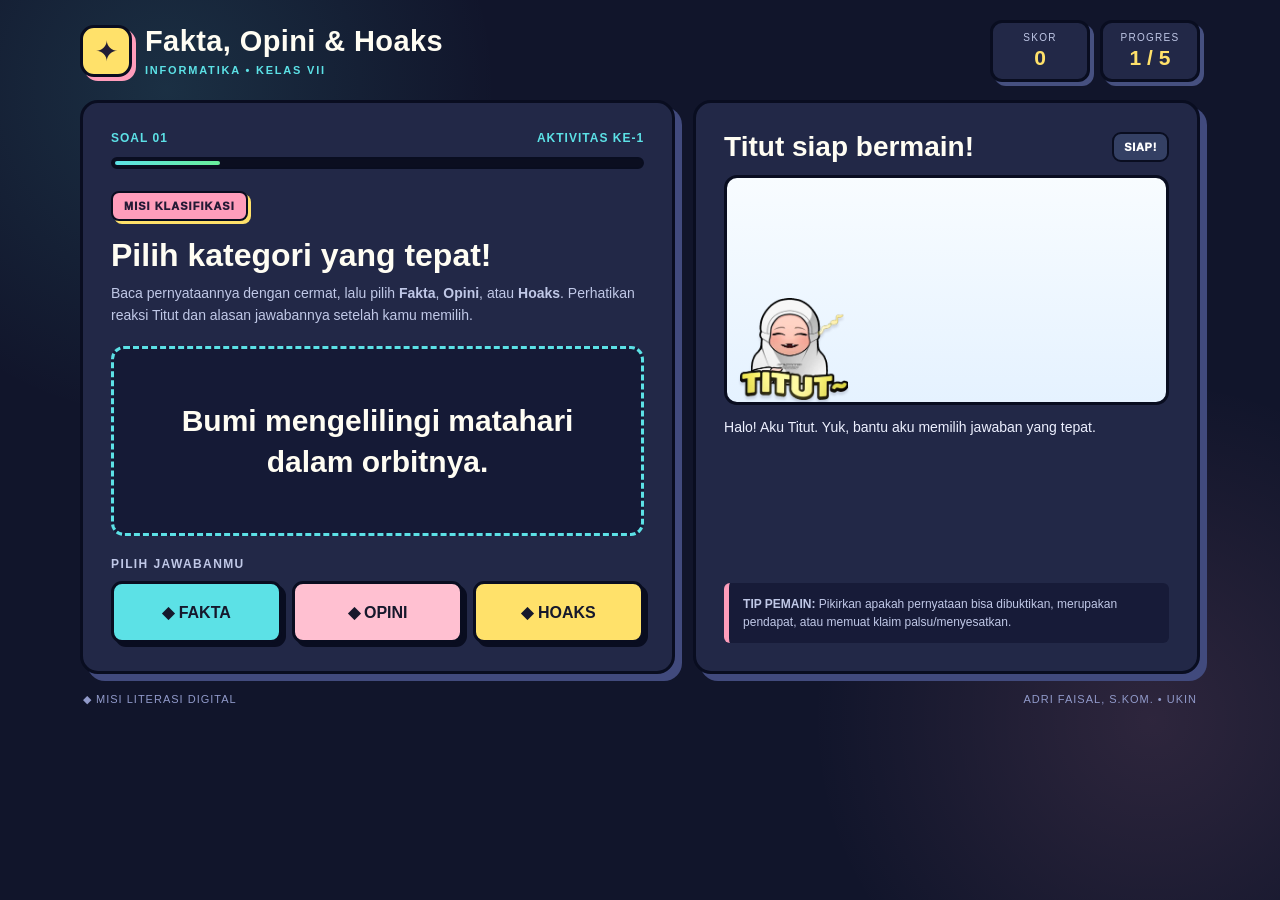
<file: assets/media/Game_Aktivitas_1_Titut_Meteor_Lebih_Banyak.html>
<!DOCTYPE html>
<html lang="id">
<head>
<meta charset="UTF-8">
<meta name="viewport" content="width=device-width, initial-scale=1.0">
<title>Aktivitas 1 — Fakta, Opini & Hoaks</title>
<style>
:root{
  --bg:#11152b;--panel:#222847;--panel2:#2c345b;--ink:#fffdf3;--muted:#c0c8e7;
  --cyan:#5ce1e6;--pink:#ff9dbb;--yellow:#ffe16a;--green:#69ef9a;--red:#ff6878;--line:#090d20;
}
*{box-sizing:border-box}
body{margin:0;min-height:100vh;padding:20px;color:var(--ink);font-family:Arial,Helvetica,sans-serif;
  background:radial-gradient(circle at 13% 10%,rgba(92,225,230,.13),transparent 24%),radial-gradient(circle at 90% 80%,rgba(255,157,187,.12),transparent 25%),var(--bg)}
button{font:inherit;cursor:pointer;font-weight:900;transition:transform .12s ease,filter .15s ease}
button:active{transform:translate(2px,2px)}
.app{max-width:1120px;margin:auto}
.topbar{display:flex;align-items:center;justify-content:space-between;gap:14px;flex-wrap:wrap;margin-bottom:18px}
.brand{display:flex;align-items:center;gap:13px}
.brand-mark{width:52px;height:52px;display:grid;place-items:center;border:3px solid var(--line);border-radius:14px;background:var(--yellow);color:#211d35;box-shadow:4px 4px 0 var(--pink);font-size:28px}
.brand h1{font-size:clamp(20px,3.1vw,29px);margin:0;line-height:1.1;letter-spacing:.4px}
.brand small{display:block;color:var(--cyan);font-size:11px;font-weight:800;letter-spacing:1.8px;margin-top:6px}
.status{display:flex;gap:10px}
.status-box{min-width:100px;padding:9px 14px;background:var(--panel);border:3px solid var(--line);border-radius:12px;box-shadow:4px 4px 0 #465080;text-align:center}
.status-box span{display:block;color:var(--muted);font-size:10px;text-transform:uppercase;letter-spacing:1.3px}
.status-box strong{display:block;font-size:21px;color:var(--yellow);margin-top:3px}
.screen{display:grid;grid-template-columns:minmax(0,1.08fr) minmax(300px,.92fr);gap:18px;align-items:stretch}
.card{min-width:0;padding:clamp(17px,2.7vw,28px);background:var(--panel);border:3px solid var(--line);border-radius:18px;box-shadow:7px 7px 0 #414a7d}
.q-count{display:flex;justify-content:space-between;gap:10px;color:var(--cyan);font-size:12px;font-weight:900;letter-spacing:1px;text-transform:uppercase}
.progress-track{height:12px;background:#0b0e20;border:2px solid var(--line);border-radius:20px;margin:12px 0 22px;padding:2px;overflow:hidden}
.progress-fill{height:100%;width:20%;border-radius:20px;background:linear-gradient(90deg,var(--cyan),var(--green));transition:width .3s ease}
.tag{display:inline-block;padding:7px 11px;border:2px solid var(--line);border-radius:8px;background:var(--pink);box-shadow:3px 3px 0 var(--yellow);color:#241a35;font-size:11px;font-weight:1000;letter-spacing:1px;text-transform:uppercase}
.section-title{margin:17px 0 9px;font-size:clamp(23px,3vw,32px);line-height:1.12}
.instruction{margin:0 0 20px;color:var(--muted);font-size:14px;line-height:1.55}
.question{display:flex;align-items:center;justify-content:center;min-height:190px;padding:23px;background:#151a36;border:3px dashed var(--cyan);border-radius:13px;text-align:center;font-size:clamp(20px,3.15vw,30px);font-weight:850;line-height:1.38}
.choices-label{margin:21px 0 10px;color:var(--muted);font-size:12px;font-weight:900;letter-spacing:1.4px;text-transform:uppercase}
.choices{display:grid;grid-template-columns:repeat(3,1fr);gap:10px}
.choice{min-height:62px;padding:10px 7px;border:3px solid var(--line);border-radius:11px;box-shadow:4px 4px 0 var(--line);font-size:clamp(13px,1.6vw,16px);color:#16182c}
.choice.fact{background:var(--cyan)}.choice.opinion{background:#ffc0d1}.choice.hoax{background:var(--yellow)}
.choice:hover{filter:brightness(1.08);transform:translateY(-2px)}.choice:disabled{cursor:not-allowed;opacity:.62;transform:none}
.titut-card{display:flex;flex-direction:column;gap:12px}
.titut-heading{display:flex;align-items:center;justify-content:space-between;gap:10px;flex-wrap:wrap}
.titut-heading h2{font-size:clamp(21px,2.5vw,28px);margin:0}
.mood-badge{padding:7px 10px;border:2px solid var(--line);border-radius:9px;background:#344064;color:white;font-size:11px;font-weight:950;letter-spacing:.7px}
.titut-stage{height:clamp(190px,24vw,230px);position:relative;overflow:hidden;border:3px solid var(--line);border-radius:13px;background:linear-gradient(180deg,#f8fcff,#e5f2ff);isolation:isolate}
.titut-art{position:absolute;width:clamp(72px,30%,108px);height:auto;left:3%;bottom:2px;object-fit:contain;z-index:2;transform-origin:center bottom;filter:drop-shadow(0 3px 1px rgba(25,30,60,.14));}
.titut-stage.state-correct .titut-art{animation:run-happy 2.1s ease-in-out infinite}
.titut-stage.state-wrong .titut-art{animation:run-panic 1.35s linear infinite}
.meteor{position:absolute;z-index:4;top:2%;left:64%;width:45px;height:42px;border:3px solid #332c41;border-radius:40% 52% 39% 47%;background:radial-gradient(circle at 28% 24%,#a9a4b0 0 11%,#777182 13% 29%,#575061 31% 60%,#393247 62% 100%);box-shadow:3px 4px 0 rgba(32,25,44,.28);opacity:0;pointer-events:none}
.meteor:before{content:"";position:absolute;left:24px;top:-20px;width:67px;height:24px;transform:rotate(26deg);background:linear-gradient(90deg,rgba(255,115,45,0),#ff8640 34%,#ffd65e 80%,#fff0a1);clip-path:polygon(0 58%,100% 0,81% 53%,100% 100%,18% 80%)}
.meteor:after{content:"";position:absolute;left:8px;top:9px;width:9px;height:7px;border-radius:50%;background:#c5bdca;box-shadow:15px 17px 0 -2px #201c2c,22px 3px 0 -3px #b5acba}
.state-wrong .meteor{opacity:1;animation:meteor-drop-loop 1.65s linear infinite}
.meteor-trail{position:absolute;z-index:3;top:5%;left:69%;width:9px;height:68px;border-radius:9px;background:linear-gradient(#ffed80, #ff963c, transparent);transform:rotate(35deg);opacity:0;pointer-events:none}
.state-wrong .meteor-trail{opacity:.9;animation:trail-drop-loop 1.65s linear infinite}
.sweat{position:absolute;z-index:4;font-size:34px;opacity:0;pointer-events:none}
.sweat.one{top:31%;left:63%}.sweat.two{top:41%;left:29%;font-size:26px}
.state-wrong .sweat{animation:sweat-pop .45s ease .2s infinite alternate}
.panic-bubble{position:absolute;z-index:5;top:24%;right:5%;background:#fff3a5;color:#28203b;border:3px solid #28203b;border-radius:13px;padding:7px 10px;font-weight:1000;font-size:14px;opacity:0;transform:scale(.5) rotate(7deg);pointer-events:none}
.state-wrong .panic-bubble{animation:bubble-pop .55s ease .2s infinite alternate}
.cake{position:absolute;z-index:4;bottom:15%;font-size:48px;line-height:1;opacity:0;filter:drop-shadow(0 3px 2px rgba(70,32,28,.25));pointer-events:none}
.cake.c1{left:15%;bottom:5%}.cake.c2{left:30%;bottom:15%;font-size:56px}.cake.c3{left:44%;bottom:5%;font-size:51px}.cake.c4{left:58%;bottom:14%;font-size:55px}
.state-correct .cake{animation:cake-fall-loop 1.8s cubic-bezier(.2,.65,.25,1) infinite}
.state-correct .cake.c2{animation-delay:.1s}.state-correct .cake.c3{animation-delay:.22s}.state-correct .cake.c4{animation-delay:.33s}
.confetti{position:absolute;z-index:3;inset:0;pointer-events:none;opacity:0}
.state-correct .confetti{opacity:1;animation:confetti-pop 1.2s ease-out infinite}
.impact-ring{position:absolute;z-index:3;left:49%;top:32%;width:20px;height:20px;border:7px solid #ffd65e;border-radius:50%;opacity:0;pointer-events:none}
.state-wrong .impact-ring{animation:ring-pop .55s ease .63s forwards}
.reaction-copy{min-height:68px;margin:0;color:#edf0ff;font-size:14px;line-height:1.55}
.reaction-copy b{color:var(--yellow)}
.reaction-actions{display:flex;justify-content:flex-end;margin-top:auto}
.primary{padding:12px 17px;border:3px solid var(--line);border-radius:10px;background:var(--yellow);color:#201b36;box-shadow:4px 4px 0 var(--pink);font-size:13px;letter-spacing:.5px;text-transform:uppercase}
.primary:hover{filter:brightness(1.08)}
.tip{margin:0;padding:12px 14px;border-left:5px solid var(--pink);border-radius:6px;background:#171b38;color:var(--muted);font-size:12px;line-height:1.5}
.hidden{display:none!important}
.end-panel{display:none;text-align:center}.end-panel.show{display:block}
.end-panel .score-big{font-size:clamp(48px,8vw,76px);font-weight:1000;color:var(--green);text-shadow:3px 3px 0 #080b1a;margin:12px 0}
.footer{display:flex;justify-content:space-between;gap:12px;flex-wrap:wrap;color:#919aca;font-size:11px;letter-spacing:1px;margin:19px 3px 0;text-transform:uppercase}
@keyframes meteor-drop{0%{transform:translate(0,-15px) rotate(0deg);opacity:0}12%{opacity:1}78%{transform:translate(-60px,145px) rotate(120deg);opacity:1}100%{transform:translate(-60px,145px) rotate(120deg);opacity:1}}
@keyframes trail-drop{0%{transform:translate(0,-15px) rotate(35deg);opacity:0}15%{opacity:.9}100%{transform:translate(-54px,127px) rotate(35deg);opacity:0}}
@keyframes panic-shake{0%,100%{transform:translateX(0) rotate(0)}25%{transform:translateX(-5px) rotate(-1deg)}75%{transform:translateX(5px) rotate(1deg)}}
@keyframes happy-bob{0%,100%{transform:translateY(0)}50%{transform:translateY(-8px)}}
@keyframes cake-fall{0%{transform:translateY(-420px) rotate(-15deg);opacity:0}15%{opacity:1}78%{transform:translateY(-5px) rotate(7deg);opacity:1}100%{transform:translateY(0) rotate(0);opacity:1}}
@keyframes sweat-pop{0%{transform:scale(.2) rotate(20deg);opacity:0}75%{transform:scale(1.2) rotate(-7deg);opacity:1}100%{transform:scale(1);opacity:1}}
@keyframes bubble-pop{0%{transform:scale(.5) rotate(7deg);opacity:0}80%{transform:scale(1.1) rotate(-3deg);opacity:1}100%{transform:scale(1) rotate(0);opacity:1}}
@keyframes ring-pop{0%{opacity:1;transform:scale(.4)}100%{opacity:0;transform:scale(7)}}
@keyframes confetti-pop{0%{background:radial-gradient(circle at 20% 20%,#ffe16a 0 4px,transparent 5px),radial-gradient(circle at 70% 30%,#ff7aab 0 4px,transparent 5px),radial-gradient(circle at 40% 60%,#5ce1e6 0 4px,transparent 5px),radial-gradient(circle at 85% 75%,#69ef9a 0 4px,transparent 5px);opacity:0}20%{opacity:1}100%{opacity:0}}
@media(prefers-reduced-motion:reduce){.titut-art,.meteor,.meteor-trail,.sweat,.panic-bubble,.cake,.confetti,.impact-ring{animation:none!important}.state-wrong .meteor{opacity:1;transform:translate(-60px,145px) rotate(120deg)}.state-wrong .sweat,.state-wrong .panic-bubble,.state-correct .cake{opacity:1}}
@media(max-width:820px){body{padding:14px}.screen{grid-template-columns:1fr}.titut-stage{height:clamp(340px,78vw,440px)}.titut-card{order:2}.question{min-height:150px}}
@media(max-width:480px){body{padding:10px}.brand-mark{width:44px;height:44px}.brand h1{font-size:19px}.status-box{min-width:77px;padding:8px}.choices{grid-template-columns:1fr}.choice{min-height:50px}.card{padding:16px}.titut-stage{height:350px}.reaction-copy{font-size:13px}}

/* Panel umpan balik tampil di atas soal dan tidak menutupi pertanyaannya */
[hidden]{display:none!important}
.feedback-overlay{position:relative;z-index:20;display:none;width:100%;margin:0 0 18px;padding:0;background:transparent;backdrop-filter:none}
.feedback-overlay.show{display:block;animation:overlay-in .18s ease-out both}
.feedback-modal{width:100%;max-width:100%;max-height:none;overflow:visible;background:#222847;color:#fffdf3;border:4px solid #090d20;border-radius:18px;box-shadow:7px 7px 0 rgba(92,225,230,.36);padding:clamp(13px,2vw,19px);animation:modal-pop .24s cubic-bezier(.2,.8,.2,1) both}
.feedback-head{display:flex;align-items:center;gap:12px;margin-bottom:16px}
.feedback-symbol{flex:0 0 48px;width:48px;height:48px;border:3px solid #090d20;border-radius:14px;display:grid;place-items:center;background:#69ef9a;color:#122035;font-size:30px;font-weight:1000;box-shadow:4px 4px 0 #090d20}
.feedback-modal.is-wrong .feedback-symbol{background:#ff6878}
.feedback-kicker{margin:0 0 3px;color:#5ce1e6;font-size:11px;letter-spacing:1.4px;font-weight:1000;text-transform:uppercase}
.feedback-title{margin:0;font-size:clamp(24px,4vw,34px);line-height:1.1;font-weight:1000}
.feedback-modal.is-wrong .feedback-title{color:#ff9aa4}.feedback-modal.is-correct .feedback-title{color:#83ffb0}
.feedback-layout{display:grid;grid-template-columns:minmax(125px,.82fr) minmax(0,1.18fr);gap:12px;align-items:stretch}
.feedback-scene{position:relative;height:clamp(170px,24vw,205px);min-height:170px;overflow:hidden;border:3px solid #090d20;border-radius:13px;background:linear-gradient(180deg,#dff4ff 0%,#fff7e5 68%,#c0e8ba 68%,#8ed28a 100%);isolation:isolate}
.feedback-scene:after{content:"";position:absolute;left:0;right:0;bottom:0;height:28px;background:repeating-linear-gradient(90deg,rgba(31,94,71,.18) 0 16px,transparent 16px 32px);z-index:1}
.popup-titut{position:absolute;z-index:4;left:3%;bottom:3px;width:clamp(60px,29%,90px);height:auto;object-fit:contain;transform-origin:center bottom;filter:drop-shadow(0 3px 1px rgba(25,30,60,.15));will-change:left,transform}
.feedback-scene.state-wrong .popup-titut{animation:popup-run-panic 1.35s linear infinite}
.feedback-scene.state-correct .popup-titut{animation:popup-run-happy 2.1s ease-in-out infinite}
.fx-meteor{position:absolute;z-index:3;top:-34px;right:12px;width:35px;height:33px;border:3px solid #363143;border-radius:42% 50% 37% 47%;background:radial-gradient(circle at 28% 25%,#c9c2d0 0 12%,#777183 14% 31%,#4a4558 34% 65%,#302d3b 67%);box-shadow:0 0 0 5px rgba(255,120,59,.18);opacity:0}
.fx-meteor:before{content:"";position:absolute;right:24px;top:5px;width:55px;height:18px;background:linear-gradient(90deg,transparent,#ff8242 55%,#ffe77b);clip-path:polygon(0 55%,100% 0,82% 55%,100% 100%,20% 77%)}
.feedback-scene.state-wrong .fx-meteor{animation:popup-meteor-loop 1.45s linear infinite}
.fx-impact{position:absolute;z-index:3;left:32%;bottom:32px;font-size:26px;opacity:0}
.feedback-scene.state-wrong .fx-impact{animation:impact-flash .8s ease-in-out infinite}
.fx-panic{position:absolute;z-index:5;right:8px;top:8px;padding:5px 8px;border:2px solid #28203b;border-radius:9px;background:#fff3a5;color:#28203b;font-size:12px;font-weight:1000;opacity:1;transform:rotate(7deg);animation:panic-jitter .5s ease-in-out infinite alternate}
.fx-cake{position:absolute;z-index:3;top:-45px;font-size:31px;line-height:1;filter:drop-shadow(0 2px 1px rgba(70,32,28,.2));opacity:0}
.fx-cake.one{left:8%}.fx-cake.two{left:36%;font-size:35px}.fx-cake.three{left:68%;font-size:30px}
.feedback-scene.state-correct .fx-cake{animation:popup-cake-loop 1.8s ease-in infinite}
.feedback-scene.state-correct .fx-cake.two{animation-delay:.45s}.feedback-scene.state-correct .fx-cake.three{animation-delay:.9s}
.fx-heart{position:absolute;z-index:2;right:13px;bottom:26px;font-size:23px;opacity:0}
.feedback-scene.state-correct .fx-heart{animation:heart-pop 1s ease-in-out infinite}
.feedback-explanation{border:2px solid #0c1024;border-radius:14px;background:#171b38;padding:16px;display:flex;flex-direction:column;justify-content:center;min-width:0}
.answer-chip{align-self:flex-start;margin-bottom:10px;padding:7px 10px;border:2px solid #090d20;border-radius:8px;background:#ffe16a;color:#211d35;font-size:12px;font-weight:1000;letter-spacing:.5px}
.feedback-message{margin:0;font-size:clamp(14px,2vw,17px);line-height:1.6;color:#f3f5ff}.feedback-message strong{color:#83ffb0}.feedback-modal.is-wrong .feedback-message strong{color:#ff9aa4}
.feedback-actions{display:flex;justify-content:flex-end;margin-top:17px}
.feedback-actions .primary{min-width:150px;font-size:14px;padding:13px 18px}
@keyframes overlay-in{from{opacity:0}to{opacity:1}}
@keyframes modal-pop{from{opacity:0;transform:translateY(16px) scale(.96)}to{opacity:1;transform:translateY(0) scale(1)}}
@keyframes run-happy{0%{left:3%;transform:translateY(0) rotate(-4deg) scale(1,1)}12%{left:12%;transform:translateY(-9px) rotate(5deg) scale(1.03,.97)}24%{left:23%;transform:translateY(0) rotate(-5deg) scale(.98,1.02)}36%{left:36%;transform:translateY(-11px) rotate(4deg) scale(1.02,.98)}48%{left:50%;transform:translateY(0) rotate(-4deg)}62%{left:64%;transform:translateY(-10px) rotate(5deg)}72%{left:64%;transform:translateY(0) rotate(-3deg)}84%{left:42%;transform:translateY(-8px) rotate(4deg)}94%{left:19%;transform:translateY(0) rotate(-4deg)}100%{left:3%;transform:translateY(-5px) rotate(3deg)}}
@keyframes run-panic{0%{left:3%;transform:translateY(0) rotate(-8deg) scale(1,1)}10%{left:13%;transform:translateY(-15px) rotate(9deg) scale(1.04,.96)}22%{left:25%;transform:translateY(1px) rotate(-11deg)}34%{left:38%;transform:translateY(-18px) rotate(10deg) scale(.96,1.04)}46%{left:51%;transform:translateY(0) rotate(-9deg)}57%{left:64%;transform:translateY(-14px) rotate(11deg)}66%{left:64%;transform:translateY(0) rotate(-8deg)}76%{left:43%;transform:translateY(-17px) rotate(10deg)}88%{left:22%;transform:translateY(1px) rotate(-10deg)}100%{left:3%;transform:translateY(-12px) rotate(9deg)}}
@keyframes popup-run-panic{0%{left:3%;transform:translateY(0) rotate(-8deg) scale(1,1)}10%{left:13%;transform:translateY(-15px) rotate(9deg) scale(1.04,.96)}22%{left:25%;transform:translateY(1px) rotate(-11deg)}34%{left:38%;transform:translateY(-18px) rotate(10deg) scale(.96,1.04)}46%{left:51%;transform:translateY(0) rotate(-9deg)}57%{left:64%;transform:translateY(-14px) rotate(11deg)}66%{left:64%;transform:translateY(0) rotate(-8deg)}76%{left:43%;transform:translateY(-17px) rotate(10deg)}88%{left:22%;transform:translateY(1px) rotate(-10deg)}100%{left:3%;transform:translateY(-12px) rotate(9deg)}}
@keyframes popup-run-happy{0%{left:3%;transform:translateY(0) rotate(-4deg) scale(1,1)}12%{left:12%;transform:translateY(-9px) rotate(5deg) scale(1.03,.97)}24%{left:23%;transform:translateY(0) rotate(-5deg) scale(.98,1.02)}36%{left:36%;transform:translateY(-11px) rotate(4deg) scale(1.02,.98)}48%{left:50%;transform:translateY(0) rotate(-4deg)}62%{left:64%;transform:translateY(-10px) rotate(5deg)}72%{left:64%;transform:translateY(0) rotate(-3deg)}84%{left:42%;transform:translateY(-8px) rotate(4deg)}94%{left:19%;transform:translateY(0) rotate(-4deg)}100%{left:3%;transform:translateY(-5px) rotate(3deg)}}
@keyframes popup-meteor-loop{0%{transform:translate(5px,-4px) rotate(0) scale(.65);opacity:0}12%{opacity:1}72%{transform:translate(-165px,175px) rotate(220deg) scale(1);opacity:1}95%,100%{transform:translate(-180px,205px) rotate(290deg) scale(.8);opacity:0}}
@keyframes popup-cake-loop{0%{transform:translateY(0) rotate(-12deg);opacity:0}10%{opacity:1}72%{transform:translateY(235px) rotate(18deg);opacity:1}86%,100%{transform:translateY(245px) rotate(0);opacity:0}}
@keyframes impact-flash{0%,60%,100%{opacity:0;transform:scale(.5)}70%{opacity:1;transform:scale(1.2)}85%{opacity:.3;transform:scale(1.5)}}
@keyframes heart-pop{0%,100%{opacity:0;transform:scale(.5) translateY(0)}40%{opacity:1;transform:scale(1.1) translateY(-9px)}75%{opacity:.8;transform:scale(1) translateY(-16px)}}
@keyframes panic-jitter{from{transform:rotate(5deg) translateY(0)}to{transform:rotate(-6deg) translateY(-4px)}}
@keyframes meteor-drop-loop{0%{transform:translate(0,-15px) rotate(0);opacity:0}12%{opacity:1}75%{transform:translate(-70px,145px) rotate(220deg);opacity:1}100%{transform:translate(-75px,150px) rotate(280deg);opacity:0}}
@keyframes trail-drop-loop{0%{transform:translate(0,-15px) rotate(35deg);opacity:0}15%{opacity:.9}95%,100%{transform:translate(-65px,140px) rotate(35deg);opacity:0}}
@keyframes cake-fall-loop{0%{transform:translateY(-390px) rotate(-15deg);opacity:0}12%{opacity:1}74%{transform:translateY(-4px) rotate(7deg);opacity:1}82%,100%{transform:translateY(0) rotate(0);opacity:1}}
@media(max-width:820px){.feedback-layout{grid-template-columns:minmax(115px,.8fr) minmax(0,1.2fr)}.feedback-scene{height:180px}}
@media(max-width:620px){.feedback-modal{padding:13px}.feedback-head{margin-bottom:11px}.feedback-layout{grid-template-columns:1fr}.feedback-scene{height:155px;min-height:155px}.popup-titut{width:clamp(56px,24%,76px)}.feedback-explanation{padding:12px}.feedback-actions .primary{width:100%}.feedback-title{font-size:25px}}
@media(prefers-reduced-motion:reduce){.feedback-overlay,.feedback-modal,.popup-titut,.fx-meteor,.fx-cake,.fx-panic,.fx-impact,.fx-heart{animation:none!important}}


/* FIX: feedback benar/salah menjadi modal layar penuh di atas soal */
body.modal-open{overflow:hidden}
.feedback-overlay{
  position:fixed!important;inset:0!important;z-index:99999!important;
  display:none;width:auto!important;height:auto;margin:0!important;padding:clamp(12px,3vw,28px)!important;
  align-items:center;justify-content:center;background:rgba(7,10,27,.84)!important;
  backdrop-filter:blur(4px);overflow-y:auto!important;box-sizing:border-box;
}
.feedback-overlay.show{display:flex!important;animation:overlay-in .18s ease-out both}
.feedback-modal{
  position:relative;width:min(900px,96vw)!important;max-width:900px!important;max-height:92vh!important;
  overflow-y:auto!important;margin:auto;background:#222847;color:#fffdf3;
  border:4px solid #090d20;border-radius:20px;padding:clamp(15px,2.6vw,25px);
  box-shadow:0 18px 75px rgba(0,0,0,.55),8px 8px 0 rgba(92,225,230,.32);
}
.feedback-layout{grid-template-columns:minmax(230px,.9fr) minmax(0,1.1fr);gap:16px;align-items:stretch}
.feedback-scene{height:clamp(210px,31vw,280px);min-height:210px;position:relative;overflow:hidden}
.popup-titut{width:clamp(94px,31%,135px)!important;left:2%;bottom:0;max-height:92%;object-fit:contain;transform-origin:center bottom;will-change:left,transform;z-index:5}
.feedback-scene.state-wrong .popup-titut{animation:popup-run-panic 1.65s linear infinite!important}
.feedback-scene.state-correct .popup-titut{animation:popup-run-happy 2.45s linear infinite!important}
.fx-meteor{width:38px;height:36px}
.feedback-explanation{min-height:210px;padding:clamp(14px,2vw,22px)}
.feedback-actions .primary{min-width:170px}
/* Gerakan jelas: Titut benar-benar menyusuri area, melompat, lalu berbalik arah. */
@keyframes popup-run-happy{
  0%{left:2%;transform:translateY(0) rotate(-3deg) scale(1,1)}
  8%{left:7%;transform:translateY(-10px) rotate(4deg) scale(1.03,.97)}
  20%{left:18%;transform:translateY(0) rotate(-4deg) scale(.98,1.02)}
  32%{left:29%;transform:translateY(-17px) rotate(5deg) scale(1.02,.98)}
  44%{left:40%;transform:translateY(0) rotate(-3deg)}
  56%{left:51%;transform:translateY(-14px) rotate(4deg) scale(1.03,.97)}
  66%{left:61%;transform:translateY(0) rotate(-2deg)}
  73%{left:65%;transform:translateY(-8px) rotate(4deg) scaleX(-1)}
  82%{left:53%;transform:translateY(0) rotate(-4deg) scaleX(-1)}
  91%{left:30%;transform:translateY(-12px) rotate(4deg) scaleX(-1)}
  100%{left:2%;transform:translateY(0) rotate(-3deg) scaleX(1)}
}
@keyframes popup-run-panic{
  0%{left:2%;transform:translateY(0) rotate(-9deg) scale(1,1)}
  9%{left:12%;transform:translateY(-22px) rotate(12deg) scale(1.05,.94)}
  18%{left:23%;transform:translateY(1px) rotate(-13deg) scale(.95,1.05)}
  30%{left:36%;transform:translateY(-25px) rotate(12deg)}
  41%{left:47%;transform:translateY(0) rotate(-10deg) scaleX(-1)}
  52%{left:61%;transform:translateY(-20px) rotate(14deg) scaleX(-1)}
  60%{left:65%;transform:translateY(0) rotate(-12deg) scaleX(-1)}
  70%{left:51%;transform:translateY(-23px) rotate(13deg) scaleX(-1)}
  81%{left:37%;transform:translateY(1px) rotate(-10deg) scaleX(-1)}
  91%{left:19%;transform:translateY(-18px) rotate(12deg)}
  100%{left:2%;transform:translateY(0) rotate(-8deg)}
}
@keyframes popup-meteor-loop{
  0%{right:0;top:-45px;transform:translate(0,0) rotate(0) scale(.7);opacity:0}
  10%{opacity:1}
  67%{right:44%;top:66%;transform:translate(0,0) rotate(250deg) scale(1.05);opacity:1}
  82%{right:46%;top:71%;transform:translate(0,0) rotate(320deg) scale(.95);opacity:.95}
  100%{right:0;top:-45px;transform:translate(0,0) rotate(360deg) scale(.7);opacity:0}
}
@keyframes popup-cake-loop{
  0%{top:-52px;transform:translateY(0) rotate(-15deg);opacity:0}
  10%{opacity:1}
  63%{top:63%;transform:translateY(0) rotate(15deg);opacity:1}
  78%{top:67%;transform:translateY(0) rotate(-6deg);opacity:1}
  100%{top:-52px;transform:translateY(0) rotate(-15deg);opacity:0}
}
@media(max-width:620px){
  .feedback-overlay{padding:10px!important;align-items:center}
  .feedback-modal{width:100%!important;max-height:94vh!important;padding:13px}
  .feedback-layout{grid-template-columns:1fr;gap:10px}
  .feedback-scene{height:165px;min-height:165px}
  .popup-titut{width:clamp(82px,27%,108px)!important}
  .feedback-explanation{min-height:unset;padding:12px}
  .feedback-actions .primary{width:100%}
}
@media(prefers-reduced-motion:reduce){.feedback-scene.state-wrong .popup-titut,.feedback-scene.state-correct .popup-titut,.feedback-scene.state-wrong .fx-meteor,.feedback-scene.state-correct .fx-cake{animation:none!important}}


/* FIX: animasi popup dengan elemen yang benar-benar ada */
.feedback-overlay[hidden]{display:none!important}
.feedback-overlay.show{display:flex!important}
.feedback-overlay{position:fixed!important;inset:0!important;z-index:999999!important;align-items:center!important;justify-content:center!important;background:rgba(7,10,27,.86)!important}
.feedback-modal{position:relative!important;z-index:1000000!important}
.feedback-scene{position:relative!important;overflow:hidden!important;min-height:230px!important;height:clamp(230px,31vw,280px)!important}
.feedback-scene .popup-titut{display:block!important;position:absolute!important;bottom:0!important;left:2%!important;width:clamp(90px,31%,135px)!important;height:auto!important;max-height:92%!important;object-fit:contain!important;z-index:6!important;will-change:left,transform!important}
.feedback-scene.state-wrong .popup-titut{animation:popup-run-panic 1.65s linear infinite!important}
.feedback-scene.state-correct .popup-titut{animation:popup-run-happy 2.45s ease-in-out infinite!important}
.feedback-scene .fx-meteor{display:block!important;position:absolute!important;z-index:4!important;opacity:0!important;font-size:32px!important;line-height:1!important}
.feedback-scene.state-wrong .fx-meteor{animation:popup-meteor-loop 1.45s linear infinite!important}
.feedback-scene .fx-cake{display:block!important;position:absolute!important;z-index:4!important;opacity:0!important}
.feedback-scene.state-correct .fx-cake{animation:popup-cake-loop 1.8s ease-in infinite!important}
.feedback-scene.state-correct .fx-cake.two{animation-delay:.45s!important}
.feedback-scene.state-correct .fx-cake.three{animation-delay:.9s!important}
.feedback-scene.state-wrong .fx-panic{display:block!important;animation:panic-jitter .35s ease-in-out infinite alternate!important}
.feedback-scene.state-correct .fx-panic{display:none!important}
.feedback-scene.state-correct .fx-heart{animation:heart-pop 1s ease-in-out infinite!important}


/* FIX TERAKHIR: meteor dan kue harus terlihat selama animasi */
#feedbackScene .fx-meteor,
#feedbackScene .fx-cake,
#feedbackScene .fx-impact,
#feedbackScene .fx-heart {
  pointer-events:none;
}
#feedbackScene .fx-meteor {
  display:block !important;
  position:absolute !important;
  z-index:8 !important;
  top:-48px !important;
  right:8% !important;
  left:auto !important;
  width:auto !important;
  height:auto !important;
  border:0 !important;
  border-radius:0 !important;
  background:transparent !important;
  box-shadow:none !important;
  clip-path:none !important;
  font-size:48px !important;
  line-height:1 !important;
  opacity:1;
  filter:drop-shadow(0 4px 2px rgba(0,0,0,.45)) !important;
  animation: meteor-visible-fall 1.25s linear infinite !important;
  will-change:top,right,transform,opacity !important;
}
#feedbackScene .fx-meteor::before,
#feedbackScene .fx-meteor::after { content:none !important; display:none !important; }
#feedbackScene.state-correct .fx-meteor { animation:none !important; opacity:0 !important; }
#feedbackScene .fx-cake {
  display:block !important;
  position:absolute !important;
  z-index:8 !important;
  top:-52px !important;
  width:auto !important;
  height:auto !important;
  font-size:38px !important;
  line-height:1 !important;
  opacity:1;
  filter:drop-shadow(0 4px 2px rgba(0,0,0,.28)) !important;
  animation: cake-visible-fall 1.55s ease-in infinite !important;
  will-change:top,transform,opacity !important;
}
#feedbackScene .fx-cake.one { left:7% !important; animation-delay:0s !important; }
#feedbackScene .fx-cake.two { left:39% !important; font-size:44px !important; animation-delay:.45s !important; }
#feedbackScene .fx-cake.three { left:70% !important; font-size:37px !important; animation-delay:.9s !important; }
#feedbackScene.state-wrong .fx-cake { animation:none !important; opacity:0 !important; }
#feedbackScene.state-correct .fx-meteor { animation:none !important; opacity:0 !important; }
#feedbackScene.state-wrong .fx-impact { animation:impact-visible .72s ease-in-out infinite !important; }
#feedbackScene.state-correct .fx-impact { animation:none !important; opacity:0 !important; }
@keyframes meteor-visible-fall {
  0% { top:-50px; right:5%; transform:rotate(-25deg) scale(.72); opacity:0; }
  10% { opacity:1; }
  70% { top:68%; right:43%; transform:rotate(230deg) scale(1.12); opacity:1; }
  83% { top:75%; right:47%; transform:rotate(300deg) scale(1); opacity:1; }
  100% { top:105%; right:57%; transform:rotate(365deg) scale(.82); opacity:0; }
}
@keyframes cake-visible-fall {
  0% { top:-52px; transform:rotate(-18deg) scale(.8); opacity:0; }
  12% { opacity:1; }
  65% { top:60%; transform:rotate(16deg) scale(1.08); opacity:1; }
  82% { top:70%; transform:rotate(-10deg) scale(1); opacity:1; }
  100% { top:104%; transform:rotate(12deg) scale(.85); opacity:0; }
}
@keyframes impact-visible {
  0%,45%,100% { opacity:0; transform:scale(.45) rotate(-12deg); }
  60% { opacity:1; transform:scale(1.35) rotate(12deg); }
  78% { opacity:1; transform:scale(1) rotate(-4deg); }
}


/* FINAL FIX v2: active animation states explicitly reveal effects. Keyframes animate transform only so !important layout rules cannot freeze them. */
#feedbackScene .fx-meteor,
#feedbackScene .fx-cake { pointer-events:none !important; }
#feedbackScene .fx-meteor {
 display:block !important; position:absolute !important; z-index:8 !important;
 top:-38px !important; right:7% !important; left:auto !important;
 width:auto !important; height:auto !important; border:0 !important;
 border-radius:0 !important; background:transparent !important; box-shadow:none !important;
 font-size:48px !important; line-height:1 !important; clip-path:none !important;
 filter:drop-shadow(0 4px 2px rgba(0,0,0,.5)) !important; opacity:0 !important;
}
#feedbackScene .fx-meteor::before,#feedbackScene .fx-meteor::after{content:none !important;display:none !important}
#feedbackScene.state-wrong .fx-meteor {
 opacity:1 !important; animation:meteor-visible-final 1.35s linear infinite !important;
}
#feedbackScene.state-correct .fx-meteor {opacity:0 !important;animation:none !important}
#feedbackScene .fx-cake {
 display:block !important; position:absolute !important; z-index:8 !important;
 top:-48px !important; width:auto !important; height:auto !important;
 font-size:39px !important; line-height:1 !important;
 filter:drop-shadow(0 4px 2px rgba(0,0,0,.35)) !important; opacity:0 !important;
}
#feedbackScene .fx-cake.one{left:7% !important}
#feedbackScene .fx-cake.two{left:39% !important;font-size:45px !important}
#feedbackScene .fx-cake.three{left:70% !important}
#feedbackScene.state-correct .fx-cake{opacity:1 !important;animation:cake-visible-final 1.7s ease-in infinite !important}
#feedbackScene.state-correct .fx-cake.one{animation-delay:0s !important}
#feedbackScene.state-correct .fx-cake.two{animation-delay:.45s !important}
#feedbackScene.state-correct .fx-cake.three{animation-delay:.9s !important}
#feedbackScene.state-wrong .fx-cake{opacity:0 !important;animation:none !important}
@keyframes meteor-visible-final{
 0%{transform:translate(0,0) rotate(-25deg) scale(.75)}
 15%{transform:translate(-28px,35px) rotate(35deg) scale(.9)}
 65%{transform:translate(-135px,190px) rotate(220deg) scale(1.15)}
 82%{transform:translate(-165px,225px) rotate(305deg) scale(1.05)}
 100%{transform:translate(-195px,285px) rotate(375deg) scale(.8)}
}
@keyframes cake-visible-final{
 0%{transform:translateY(0) rotate(-18deg) scale(.8)}
 12%{transform:translateY(35px) rotate(5deg) scale(1);}
 63%{transform:translateY(175px) rotate(17deg) scale(1.08)}
 82%{transform:translateY(215px) rotate(-10deg) scale(1)}
 100%{transform:translateY(275px) rotate(13deg) scale(.85)}
}


/* VISUAL FINAL: rock meteor with flame trail + three cakes that drop visibly */
#feedbackScene .fx-meteor {
 display:block!important;position:absolute!important;z-index:8!important;
 top:-38px!important;right:7%!important;left:auto!important;
 width:38px!important;height:35px!important;box-sizing:border-box!important;
 border:3px solid #342d41!important;border-radius:42% 50% 37% 47%!important;
 background:radial-gradient(circle at 28% 24%,#dfd8e2 0 10%,#a39aa9 12% 25%,#716878 28% 50%,#4d4658 54% 75%,#302b39 78% 100%)!important;
 box-shadow:0 0 0 4px rgba(255,120,59,.18),3px 4px 0 rgba(20,16,30,.3)!important;
 font-size:0!important;line-height:1!important;opacity:0!important;
}
#feedbackScene .fx-meteor::before {content:""!important;display:block!important;position:absolute!important;right:22px!important;top:1px!important;width:66px!important;height:27px!important;
 background:linear-gradient(90deg,transparent 0%,#f04428 38%,#ff8b31 65%,#ffe47b 94%)!important;
 clip-path:polygon(0 50%,100% 0,82% 52%,100% 100%,18% 76%)!important;filter:drop-shadow(0 0 4px #ff712d)!important;}
#feedbackScene .fx-meteor::after {content:""!important;display:block!important;position:absolute!important;left:7px!important;top:6px!important;width:7px!important;height:6px!important;border-radius:50%!important;background:#d2cbd7!important;box-shadow:15px 15px 0 -2px #2b2633,20px 2px 0 -3px #c2bacb!important;}
#feedbackScene.state-wrong .fx-meteor{opacity:1!important;animation:meteor-rock-fall 1.25s linear infinite!important}
#feedbackScene.state-correct .fx-meteor{opacity:0!important;animation:none!important}
#feedbackScene .fx-cake{display:block!important;position:absolute!important;z-index:8!important;top:-48px!important;width:auto!important;height:auto!important;
 font-size:42px!important;line-height:1!important;opacity:0!important;filter:drop-shadow(0 4px 2px rgba(0,0,0,.3))!important;}
#feedbackScene .fx-cake.one{left:7%!important}
#feedbackScene .fx-cake.two{left:39%!important;font-size:48px!important}
#feedbackScene .fx-cake.three{left:70%!important;font-size:40px!important}
#feedbackScene.state-correct .fx-cake{opacity:1!important;animation:cake-drop-visible 1.65s ease-in infinite!important}
#feedbackScene.state-correct .fx-cake.one{animation-delay:0s!important}
#feedbackScene.state-correct .fx-cake.two{animation-delay:.42s!important}
#feedbackScene.state-correct .fx-cake.three{animation-delay:.84s!important}
#feedbackScene.state-wrong .fx-cake{opacity:0!important;animation:none!important}
@keyframes meteor-rock-fall{0%{transform:translate(0,0) rotate(-15deg) scale(.75)}12%{transform:translate(-18px,28px) rotate(28deg) scale(.92)}62%{transform:translate(-110px,145px) rotate(190deg) scale(1.12)}80%{transform:translate(-138px,188px) rotate(280deg) scale(1)}100%{transform:translate(-170px,240px) rotate(370deg) scale(.8)}}
@keyframes cake-drop-visible{0%{transform:translateY(0) rotate(-16deg) scale(.82)}12%{transform:translateY(28px) rotate(5deg) scale(1)}63%{transform:translateY(150px) rotate(16deg) scale(1.08)}82%{transform:translateY(190px) rotate(-9deg) scale(1)}100%{transform:translateY(245px) rotate(12deg) scale(.86)}}


/* MORE METEORS: 8 rocks run on separate lanes and staggered loop timings */
#feedbackScene .fx-meteor{will-change:transform,opacity!important;}
#feedbackScene.state-wrong .fx-meteor{opacity:1!important;animation-name:meteor-rock-fall!important;animation-timing-function:linear!important;animation-iteration-count:infinite!important;}
#feedbackScene.state-wrong .fx-meteor:not(.meteor-two):not(.meteor-three):not(.meteor-four):not(.meteor-five):not(.meteor-six):not(.meteor-seven):not(.meteor-eight){right:3%!important;top:-38px!important;animation-duration:1.35s!important;animation-delay:-.75s!important;}
#feedbackScene.state-wrong .meteor-two{right:17%!important;top:-25px!important;width:31px!important;height:29px!important;animation-duration:1.8s!important;animation-delay:-1.1s!important;}
#feedbackScene.state-wrong .meteor-three{right:31%!important;top:-48px!important;width:27px!important;height:25px!important;animation-duration:1.22s!important;animation-delay:-.34s!important;}
#feedbackScene.state-wrong .meteor-four{right:45%!important;top:-20px!important;width:42px!important;height:39px!important;animation-duration:1.65s!important;animation-delay:-.95s!important;}
#feedbackScene.state-wrong .meteor-five{right:58%!important;top:-55px!important;width:29px!important;height:27px!important;animation-duration:1.42s!important;animation-delay:-.18s!important;}
#feedbackScene.state-wrong .meteor-six{right:70%!important;top:-32px!important;width:45px!important;height:42px!important;animation-duration:1.95s!important;animation-delay:-1.25s!important;}
#feedbackScene.state-wrong .meteor-seven{right:81%!important;top:-45px!important;width:25px!important;height:23px!important;animation-duration:1.3s!important;animation-delay:-.58s!important;}
#feedbackScene.state-wrong .meteor-eight{right:91%!important;top:-18px!important;width:34px!important;height:31px!important;animation-duration:1.72s!important;animation-delay:-.8s!important;}
#feedbackScene.state-correct .fx-meteor{opacity:0!important;animation:none!important;}

</style>
</head>
<body>
<div class="app">
  <header class="topbar">
    <div class="brand">
      <div class="brand-mark" aria-hidden="true">✦</div>
      <div><h1>Fakta, Opini &amp; Hoaks</h1><small>INFORMATIKA • KELAS VII</small></div>
    </div>
    <div class="status">
      <div class="status-box"><span>Skor</span><strong id="score">0</strong></div>
      <div class="status-box"><span>Progres</span><strong id="progressText">1 / 5</strong></div>
    </div>
  </header>

  <div class="screen" id="gameScreen">
    <main class="card quiz-card">
      <div class="q-count"><span id="levelLabel">SOAL 01</span><span>AKTIVITAS KE-1</span></div>
      <div class="progress-track"><div class="progress-fill" id="progressFill"></div></div>
      <span class="tag">MISI KLASIFIKASI</span>
      <h2 class="section-title">Pilih kategori yang tepat!</h2>
      <p class="instruction">Baca pernyataannya dengan cermat, lalu pilih <b>Fakta</b>, <b>Opini</b>, atau <b>Hoaks</b>. Perhatikan reaksi Titut dan alasan jawabannya setelah kamu memilih.</p>
  <div class="feedback-overlay" id="feedbackPopup" hidden>
    <section class="feedback-modal is-correct" id="feedbackModal" role="dialog" aria-modal="true" aria-labelledby="feedbackTitle" aria-describedby="feedbackMessage">
      <div class="feedback-head">
        <div class="feedback-symbol" id="feedbackSymbol" aria-hidden="true">✓</div>
        <div><p class="feedback-kicker" id="feedbackKicker">HASIL JAWABAN</p><h2 class="feedback-title" id="feedbackTitle">Jawaban Benar!</h2></div>
      </div>
      <div class="feedback-layout">
        <div class="feedback-scene state-correct" id="feedbackScene" aria-label="Animasi reaksi Titut">
          <span class="fx-meteor" aria-hidden="true"></span>
          <span class="fx-meteor meteor-two" aria-hidden="true"></span>
          <span class="fx-meteor meteor-three" aria-hidden="true"></span>
          <span class="fx-meteor meteor-four" aria-hidden="true"></span>
          <span class="fx-meteor meteor-five" aria-hidden="true"></span>
          <span class="fx-meteor meteor-six" aria-hidden="true"></span>
          <span class="fx-meteor meteor-seven" aria-hidden="true"></span>
          <span class="fx-meteor meteor-eight" aria-hidden="true"></span>
          <span class="fx-impact" aria-hidden="true">💥</span>
          <span class="fx-panic" id="fxPanic" aria-hidden="true">PANIK!</span>
          <span class="fx-cake one" aria-hidden="true">🧁</span><span class="fx-cake two" aria-hidden="true">🎂</span><span class="fx-cake three" aria-hidden="true">🍰</span>
          <span class="fx-heart" aria-hidden="true">💖</span>
          <img class="popup-titut" id="popupTitut" alt="Titut berlari senang atau panik" src="">
        </div>
        <div class="feedback-explanation">
          <span class="answer-chip" id="answerChip">KATEGORI: FAKTA</span>
          <p class="feedback-message" id="feedbackMessage">Hebat! Kamu memilih jawaban yang tepat.</p>
        </div>
      </div>
      <div class="feedback-actions"><button class="primary" id="popupContinueBtn">Lanjut →</button></div>
    </section>
  </div>

      <div class="question" id="questionText" aria-live="polite">Bumi mengelilingi matahari dalam orbitnya.</div>
      <div class="choices-label">Pilih jawabanmu</div>
      <div class="choices" id="choiceButtons">
        <button class="choice fact" data-answer="Fakta">◆ FAKTA</button>
        <button class="choice opinion" data-answer="Opini">◆ OPINI</button>
        <button class="choice hoax" data-answer="Hoaks">◆ HOAKS</button>
      </div>
    </main>

    <aside class="card titut-card" aria-live="polite">
      <div class="titut-heading"><h2 id="titutHeading">Titut siap bermain!</h2><span class="mood-badge" id="reactionBadge">SIAP!</span></div>
      <div class="titut-stage state-idle" id="titutStage">
        <img class="titut-art" id="titutArt" alt="Ilustrasi Titut" src="[data-uri]">
        <div class="confetti"></div>
        <div class="meteor" aria-hidden="true" title="Meteor"></div>
        <div class="meteor-trail" aria-hidden="true"></div>
        <div class="impact-ring" aria-hidden="true"></div>
        <div class="sweat one" aria-hidden="true">💦</div><div class="sweat two" aria-hidden="true">💧</div>
        <div class="panic-bubble" aria-hidden="true">ADUH!</div>
        <span class="cake c1" aria-hidden="true">🧁</span><span class="cake c2" aria-hidden="true">🎂</span>
        <span class="cake c3" aria-hidden="true">🍰</span><span class="cake c4" aria-hidden="true">🧁</span>
      </div>
      <p class="reaction-copy" id="reactionCopy">Halo! Aku Titut. Yuk, bantu aku memilih jawaban yang tepat.</p>
      <div class="reaction-actions"><button class="primary hidden" id="titutContinueBtn">Lanjut →</button></div>
      <p class="tip"><b>TIP PEMAIN:</b> Pikirkan apakah pernyataan bisa dibuktikan, merupakan pendapat, atau memuat klaim palsu/menyesatkan.</p>
    </aside>
  </div>

  <section class="card end-panel" id="endPanel">
    <span class="tag">MISI SELESAI</span>
    <h2 class="section-title">Kamu sudah menyelesaikan aktivitas!</h2>
    <div class="score-big" id="finalScore">0 / 5</div>
    <p class="instruction" id="finalMessage">Terus berlatih memeriksa informasi sebelum mempercayai atau membagikannya.</p>
    <button class="primary" id="restartBtn">↻ Main Lagi</button>
  </section>



  <footer class="footer"><span>◆ MISI LITERASI DIGITAL</span><span>ADRI FAISAL, S.KOM. • UKIN</span></footer>
</div>
<script>
const questions = [
  {text:"Bumi mengelilingi matahari dalam orbitnya.",answer:"Fakta",explanation:"Ini fakta ilmiah yang dapat diverifikasi melalui pengetahuan dan pengamatan astronomi."},
  {text:"Meneteskan air lemon ke hidung dapat mencegah Covid-19.",answer:"Hoaks",explanation:"Klaim ini tidak didukung bukti yang tepercaya. Meneteskan air lemon ke hidung bukan cara yang terbukti mencegah Covid-19."},
  {text:"Air membeku pada suhu 0 derajat Celcius pada tekanan standar.",answer:"Fakta",explanation:"Pada tekanan standar, air murni membeku pada suhu sekitar 0°C. Pernyataan ini dapat diuji dan diverifikasi."},
  {text:"Pelajaran Informatika dianggap lebih mudah daripada Bahasa Indonesia.",answer:"Opini",explanation:"Ini merupakan penilaian yang bisa berbeda pada setiap orang. Sebagian murid mungkin setuju, sedangkan yang lain tidak."},
  {text:"Gunung Fuji sangat menarik untuk dikunjungi saat liburan.",answer:"Opini",explanation:"Ungkapan ‘sangat menarik’ menunjukkan penilaian subjektif. Orang lain bisa memiliki pendapat berbeda."}
];
let current=0, score=0, locked=false;
const questionText=document.getElementById('questionText');
const scoreEl=document.getElementById('score');
const progressText=document.getElementById('progressText');
const progressFill=document.getElementById('progressFill');
const levelLabel=document.getElementById('levelLabel');
const buttons=[...document.querySelectorAll('.choice')];
const titutStage=document.getElementById('titutStage');
const reactionBadge=document.getElementById('reactionBadge');
const reactionCopy=document.getElementById('reactionCopy');
const titutHeading=document.getElementById('titutHeading');
const titutContinueBtn=document.getElementById('titutContinueBtn');
const feedbackPopup=document.getElementById('feedbackPopup');
const feedbackModal=document.getElementById('feedbackModal');
const feedbackScene=document.getElementById('feedbackScene');
const feedbackSymbol=document.getElementById('feedbackSymbol');
const feedbackKicker=document.getElementById('feedbackKicker');
const feedbackTitle=document.getElementById('feedbackTitle');
const feedbackMessage=document.getElementById('feedbackMessage');
const answerChip=document.getElementById('answerChip');
const popupTitut=document.getElementById('popupTitut');
const popupContinueBtn=document.getElementById('popupContinueBtn');
popupTitut.src=document.getElementById('titutArt').src;

function renderQuestion(){
  const q=questions[current]; locked=false;
  feedbackPopup.classList.remove('show');
  feedbackPopup.hidden=true;
  document.body.classList.remove('modal-open');
  questionText.textContent=q.text;
  scoreEl.textContent=score;
  progressText.textContent=`${current+1} / ${questions.length}`;
  levelLabel.textContent=`SOAL ${String(current+1).padStart(2,'0')}`;
  progressFill.style.width=`${((current+1)/questions.length)*100}%`;
  buttons.forEach(b=>b.disabled=false);
  titutStage.className='titut-stage state-idle';
  titutHeading.textContent='Titut siap bermain!';
  reactionBadge.textContent='SIAP!';
  reactionBadge.style.background='#344064';
  reactionCopy.textContent='Halo! Aku Titut. Yuk, bantu aku memilih jawaban yang tepat.';
  titutContinueBtn.classList.add('hidden');
  titutContinueBtn.textContent=current===questions.length-1?'Lihat Hasil ★':'Lanjut →';
}

function restartReaction(state){
  titutStage.className='titut-stage';
  void titutStage.offsetWidth;
  titutStage.classList.add(`state-${state}`);
}

function openFeedbackPopup(correct,q){
  feedbackPopup.hidden=false;
  feedbackPopup.classList.remove('show');
  feedbackModal.className=`feedback-modal ${correct?'is-correct':'is-wrong'}`;
  feedbackScene.className=`feedback-scene state-${correct?'correct':'wrong'}`;
  document.getElementById('fxPanic').style.display=correct?'none':'block';
  feedbackSymbol.textContent=correct?'✓':'×';
  feedbackKicker.textContent=correct?'KERJA BAGUS!':'COBA LAGI!';
  feedbackTitle.textContent=correct?'Jawaban Benar!':'Jawaban Salah!';
  answerChip.textContent=correct?`TEPAT: ${q.answer.toUpperCase()}`:`JAWABAN BENAR: ${q.answer.toUpperCase()}`;
  feedbackMessage.innerHTML=correct
    ? `<strong>Yeay, tepat sekali!</strong> Titut berlari bahagia merayakan jawabanmu. ${q.explanation}`
    : `<strong>Yah, belum tepat.</strong> Titut panik menghindari meteor! Jawaban yang benar adalah <b>${q.answer}</b>. ${q.explanation}`;
  popupContinueBtn.textContent=current===questions.length-1?'Lihat Hasil ★':'Lanjut →';
  requestAnimationFrame(()=>{feedbackPopup.hidden=false; feedbackPopup.classList.add('show'); document.body.classList.add('modal-open');});
  popupContinueBtn.focus({preventScroll:true});
}

function closeFeedbackPopup(){
  feedbackPopup.classList.remove('show');
  feedbackPopup.hidden=true;
  document.body.classList.remove('modal-open');
  document.body.classList.remove('modal-open');
}

function answerQuestion(answer){
  if(locked)return;
  locked=true; buttons.forEach(b=>b.disabled=true);
  const q=questions[current]; const correct=answer===q.answer;
  if(correct)score++;
  scoreEl.textContent=score;
  restartReaction(correct?'correct':'wrong');
  if(correct){
    titutHeading.textContent='Titut kegirangan!';
    reactionBadge.textContent='BENAR! 🎉';
    reactionBadge.style.background='#187a55';
    reactionCopy.innerHTML=`<b>Yeay, benar!</b> Kue-kue terus berjatuhan dan Titut berlari bahagia. ${q.explanation}`;
  }else{
    titutHeading.textContent='Aduh, Titut panik!';
    reactionBadge.textContent='SALAH! ☄️';
    reactionBadge.style.background='#a52f49';
    reactionCopy.innerHTML=`<b>Aduh! Titut lari panik menghindari meteor!</b> Jawaban yang tepat adalah <b>${q.answer}</b>. ${q.explanation}`;
  }
  titutContinueBtn.classList.add('hidden');
  openFeedbackPopup(correct,q);
}

function continueGame(){
  if(current<questions.length-1){current++;renderQuestion();return;}
  document.getElementById('gameScreen').classList.add('hidden');
  document.getElementById('endPanel').classList.add('show');
  document.getElementById('finalScore').textContent=`${score} / ${questions.length}`;
  const pct=score/questions.length;
  document.getElementById('finalMessage').textContent=pct===1
    ?'Hebat! Semua jawaban tepat. Tetap periksa bukti dan sumber sebelum membagikan informasi.'
    :pct>=.6
      ?'Bagus! Tinjau kembali penjelasan untuk jawaban yang belum tepat dan biasakan memeriksa informasi.'
      :'Terus berlatih! Ingat: fakta dapat diverifikasi, opini berisi penilaian, dan hoaks merupakan informasi palsu atau menyesatkan.';
}

buttons.forEach(b=>b.addEventListener('click',()=>answerQuestion(b.dataset.answer)));
titutContinueBtn.addEventListener('click',continueGame);
popupContinueBtn.addEventListener('click',()=>{closeFeedbackPopup();continueGame();});
document.getElementById('restartBtn').addEventListener('click',()=>{
  closeFeedbackPopup();
  current=0;score=0;
  document.getElementById('endPanel').classList.remove('show');
  document.getElementById('gameScreen').classList.remove('hidden');
  renderQuestion();
});
renderQuestion();
</script>
</body>
</html>
</file>
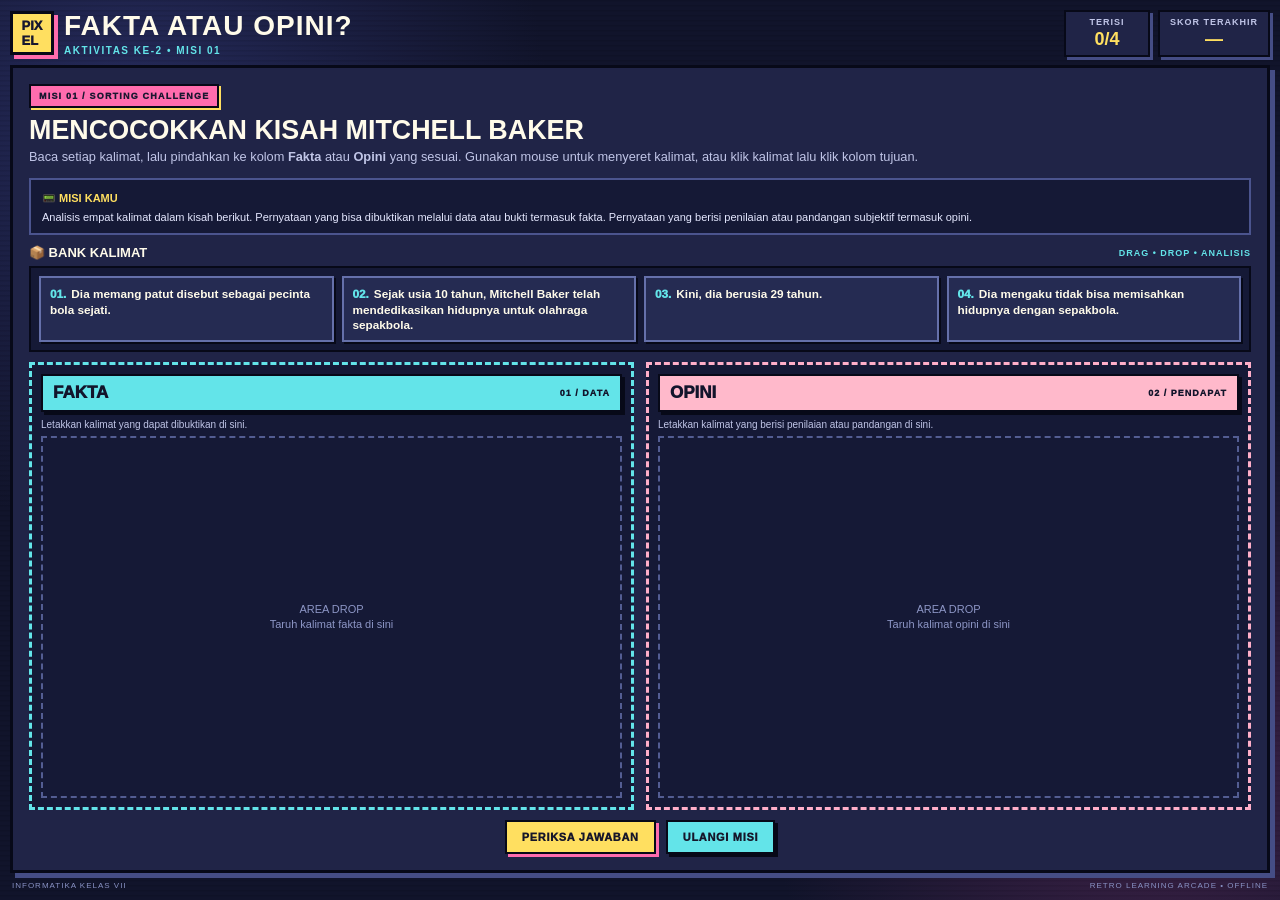
<file: assets/media/Game_Aktivitas_2_Fakta_Opini_Hoaks.html>
<!DOCTYPE html>
<html lang="id">
<head>
<meta charset="UTF-8">
<meta name="viewport" content="width=device-width, initial-scale=1.0">
<title>Aktivitas 2 — Misi Fakta atau Opini</title>
<style>
:root{--bg:#11142b;--panel:#202447;--panel2:#292e58;--ink:#fffbea;--muted:#c0c5e7;--cyan:#63e4e9;--pink:#ff6cae;--yellow:#ffdf60;--green:#69f29a;--red:#ff626d;--line:#070918;--blue:#8fa3ff}
*{box-sizing:border-box}html,body{width:100%;height:100%;margin:0;overflow:hidden}body{padding:10px;color:var(--ink);background:radial-gradient(circle at 10% 12%,#252a5a 0,transparent 30%),radial-gradient(circle at 90% 85%,#402248 0,transparent 28%),var(--bg);font-family:Arial,Helvetica,sans-serif}
body:after{content:"";pointer-events:none;position:fixed;inset:0;opacity:.08;background:repeating-linear-gradient(0deg,transparent 0 3px,#000 4px 5px)}
.app{width:min(100%,1500px);height:calc(100vh - 20px);height:calc(100dvh - 20px);margin:0 auto;position:relative;z-index:1;display:flex;flex-direction:column;gap:8px;min-height:0}.top{display:flex;justify-content:space-between;align-items:center;gap:12px;flex-wrap:nowrap;margin:0;flex:0 0 auto}.brand{display:flex;align-items:center;gap:10px;min-width:0}.logo{width:44px;height:44px;flex:0 0 44px;background:var(--yellow);color:#17172f;border:3px solid var(--line);box-shadow:4px 4px 0 var(--pink);display:grid;place-items:center;font-weight:1000;font-size:13px}.brand h1{margin:0;font-size:clamp(19px,2.4vw,28px);line-height:1.05;text-transform:uppercase;letter-spacing:1px}.brand p{margin:4px 0 0;color:var(--cyan);font-size:10px;font-weight:900;letter-spacing:1.5px}.stats{display:flex;gap:8px;flex-wrap:nowrap}.stat{background:var(--panel);border:2px solid var(--line);box-shadow:3px 3px 0 #454d85;padding:5px 10px;text-align:center;min-width:86px}.stat span{display:block;color:var(--muted);font-size:9px;font-weight:900;letter-spacing:1px}.stat strong{display:block;color:var(--yellow);font-size:18px;margin-top:2px}
.card{background:var(--panel);border:3px solid var(--line);box-shadow:5px 5px 0 #454d85;padding:clamp(10px,1.25vw,18px)}.card#gamePanel{flex:1 1 auto;min-height:0;display:flex;flex-direction:column;overflow:hidden}.card#gamePanel>.tag{align-self:flex-start}.card#gamePanel>.tag,.card#gamePanel>.main-title,.card#gamePanel>.intro,.card#gamePanel>.mission,.card#gamePanel>.pool-wrap,.card#gamePanel>.actions{flex-shrink:0}.tag{display:inline-block;background:var(--pink);color:#1a1730;border:2px solid var(--line);box-shadow:2px 2px 0 var(--yellow);padding:5px 8px;font-size:9px;font-weight:1000;letter-spacing:1.2px;text-transform:uppercase}.main-title{margin:8px 0 4px;font-size:clamp(19px,2.1vw,27px);text-transform:uppercase;line-height:1.05}.intro{color:var(--muted);line-height:1.35;margin:0 0 8px;font-size:clamp(11px,1vw,13px)}.mission{background:#151936;border:2px solid #4b548e;padding:8px 11px;margin:5px 0 10px}.mission b{color:var(--yellow);font-size:11px}.mission p{margin:4px 0 0;line-height:1.35;color:#e5e8ff;font-size:11px}.pool-wrap{margin:0 0 10px;flex:0 0 auto}.pool-title{display:flex;align-items:center;justify-content:space-between;gap:10px;flex-wrap:wrap;margin-bottom:6px}.pool-title h2{font-size:13px;margin:0;text-transform:uppercase}.pool-title span{font-size:9px;color:var(--cyan);letter-spacing:1px;font-weight:900}.pool{min-height:76px;background:#151936;border:2px solid var(--line);padding:8px;display:grid;grid-template-columns:repeat(4,minmax(0,1fr));align-items:stretch;gap:8px}.pool .statement{max-width:none;width:100%;min-width:0;min-height:58px;padding:8px 9px;color:var(--ink);font-size:clamp(10px,.92vw,12px);line-height:1.3;overflow-wrap:anywhere}.board{display:grid;grid-template-columns:1fr 1fr;gap:12px;flex:1 1 auto;min-height:0}.zone{background:#151936;border:3px dashed var(--blue);padding:9px;min-height:0;display:flex;flex-direction:column;transition:.15s;overflow:auto}.zone.fact{border-color:var(--cyan)}.zone.opinion{border-color:#ffafc9}.zone.over{background:#242c55;transform:translateY(-2px)}.zone-head{display:flex;align-items:center;justify-content:space-between;gap:10px;padding:7px 10px;margin-bottom:7px;border:2px solid var(--line);color:#12142b;font-weight:1000;font-size:17px;box-shadow:3px 3px 0 var(--line);flex:0 0 auto}.fact .zone-head{background:var(--cyan)}.opinion .zone-head{background:#ffb9cb}.zone-head small{font-size:9px;letter-spacing:1px}.drop-hint{font-size:10px;color:var(--muted);margin:0 0 6px;flex:0 0 auto}.placed{display:flex;flex-direction:column;gap:6px;min-height:0;flex:1}.empty{border:2px dashed #535d92;color:#8d96c6;padding:11px 8px;text-align:center;font-size:11px;line-height:1.35;flex:1;display:grid;place-content:center;min-height:55px}.statement{position:relative;background:#252b52;border:2px solid #6570aa;padding:8px 32px 8px 9px;color:var(--ink);font-size:12px;line-height:1.3;font-weight:750;box-shadow:2px 2px 0 var(--line);cursor:grab;touch-action:manipulation;user-select:none;overflow-wrap:anywhere}.statement:hover{border-color:var(--yellow);transform:translateY(-1px)}.statement:active{cursor:grabbing}.statement.selected{outline:3px solid var(--yellow);background:#3a4176}.statement .num{color:var(--cyan);font-weight:1000;margin-right:5px}.remove{position:absolute;right:5px;top:5px;border:2px solid var(--line);background:var(--pink);color:#19172b;font-weight:1000;width:22px;height:22px;cursor:pointer}.actions{display:flex;justify-content:center;gap:10px;flex-wrap:wrap;margin-top:10px;flex:0 0 auto}.btn{border:2px solid var(--line);padding:9px 15px;font-size:11px;font-weight:1000;letter-spacing:.7px;text-transform:uppercase;box-shadow:3px 3px 0 var(--line);cursor:pointer}.btn:active{transform:translate(2px,2px);box-shadow:2px 2px 0 var(--line)}.btn.primary{background:var(--yellow);color:#16162a;box-shadow:3px 3px 0 var(--pink)}.btn.secondary{background:var(--cyan);color:#16162a}.btn:disabled{opacity:.45;cursor:not-allowed}.foot{display:flex;justify-content:space-between;flex-wrap:wrap;gap:8px;color:#8992c5;font-size:8px;letter-spacing:1px;margin:0 2px;text-transform:uppercase;flex:0 0 auto}
.modal{display:none;position:fixed;inset:0;z-index:10;background:#060716d9;align-items:center;justify-content:center;padding:18px}.modal.show{display:flex}.dialog{width:min(540px,100%);background:var(--panel);border:5px solid var(--line);box-shadow:10px 10px 0 #454d85;padding:25px;text-align:center}.symbol{width:82px;height:82px;display:grid;place-items:center;font-size:54px;font-weight:1000;color:#13142a;border:5px solid var(--line);box-shadow:5px 5px 0 var(--line);margin:0 auto 13px}.symbol.good{background:var(--green)}.symbol.bad{background:var(--red)}.dialog h2{font-size:27px;margin:8px 0 10px;text-transform:uppercase}.dialog p{color:var(--muted);line-height:1.55;margin:0 0 20px}.corrections{text-align:left;background:#151936;border:2px solid #50588e;padding:12px;margin:0 0 18px;font-size:13px;line-height:1.6}.corrections div{margin:4px 0}.correct-label{color:var(--green);font-weight:900}.wrong-label{color:var(--red);font-weight:900}.result{display:none;text-align:center}.result.show{display:block}.result-score{font-size:clamp(44px,9vw,76px);font-weight:1000;color:var(--green);text-shadow:4px 4px #0a0b1d;margin:12px}.hidden{display:none!important}
@media(max-width:760px){body{padding:6px}.app{height:calc(100vh - 12px);height:calc(100dvh - 12px);gap:5px}.top{gap:6px}.logo{width:36px;height:36px;flex-basis:36px;font-size:11px}.brand{gap:7px}.brand h1{font-size:clamp(14px,4vw,20px)}.brand p{font-size:8px;letter-spacing:1px}.stats{gap:4px}.stat{min-width:55px;padding:4px 5px}.stat span{font-size:7px}.stat strong{font-size:15px}.card{padding:8px;border-width:2px}.tag{font-size:8px;padding:4px 6px}.main-title{font-size:clamp(16px,3.5vw,23px);margin:6px 0 3px}.intro{font-size:10px;margin-bottom:5px}.mission{padding:6px 8px;margin:4px 0 6px}.mission p{font-size:9px}.pool-wrap{margin-bottom:6px}.pool-title h2{font-size:11px}.pool-title span{font-size:8px}.pool{grid-template-columns:repeat(2,minmax(0,1fr));gap:5px;padding:5px;min-height:0}.pool .statement{min-height:42px;font-size:10px;padding:6px 28px 6px 7px}.board{gap:6px;min-height:0}.zone{padding:5px;border-width:2px}.zone-head{font-size:13px;padding:5px 6px;margin-bottom:4px}.zone-head small{font-size:7px}.drop-hint{font-size:8px;margin-bottom:4px}.placed{gap:4px}.statement{font-size:10px;padding:6px 27px 6px 7px}.empty{font-size:9px;padding:7px 5px}.remove{width:19px;height:19px;right:3px;top:3px}.actions{margin-top:6px;gap:7px}.btn{font-size:9px;padding:7px 10px}.foot{font-size:7px}}@media(max-height:650px) and (min-width:761px){.mission{padding:5px 8px;margin:3px 0 5px}.mission p{font-size:10px}.pool{min-height:62px;padding:5px;gap:5px}.pool .statement{min-height:46px;padding:5px 28px 5px 6px;font-size:10px}.zone{padding:6px}.zone-head{padding:5px 8px;margin-bottom:4px}.drop-hint{margin-bottom:3px;font-size:9px}.statement{padding:6px 30px 6px 7px;font-size:10px}.actions{margin-top:5px}.btn{padding:7px 12px}}
</style>
</head>
<body>
<div class="app">
  <header class="top">
    <div class="brand"><div class="logo">PIX<br>EL</div><div><h1>Fakta atau Opini?</h1><p>AKTIVITAS KE-2 • MISI 01</p></div></div>
    <div class="stats"><div class="stat"><span>TERISI</span><strong id="placedCount">0/4</strong></div><div class="stat"><span>SKOR TERAKHIR</span><strong id="score">—</strong></div></div>
  </header>
  <section class="card" id="gamePanel">
    <span class="tag">MISI 01 / SORTING CHALLENGE</span>
    <h2 class="main-title">Mencocokkan Kisah Mitchell Baker</h2>
    <p class="intro">Baca setiap kalimat, lalu pindahkan ke kolom <b>Fakta</b> atau <b>Opini</b> yang sesuai. Gunakan mouse untuk menyeret kalimat, atau klik kalimat lalu klik kolom tujuan.</p>
    <div class="mission"><b>📟 MISI KAMU</b><p>Analisis empat kalimat dalam kisah berikut. Pernyataan yang bisa dibuktikan melalui data atau bukti termasuk fakta. Pernyataan yang berisi penilaian atau pandangan subjektif termasuk opini.</p></div>
    <div class="pool-wrap"><div class="pool-title"><h2>📦 BANK KALIMAT</h2><span>DRAG • DROP • ANALISIS</span></div><div class="pool" id="pool" data-zone="Bank"><div class="empty" style="width:100%">Memuat kalimat...</div></div></div>
    <div class="board">
      <section class="zone fact" data-zone="Fakta" aria-label="Kolom Fakta"><div class="zone-head">FAKTA <small>01 / DATA</small></div><p class="drop-hint">Letakkan kalimat yang dapat dibuktikan di sini.</p><div class="placed" id="factZone"><div class="empty">AREA DROP<br>Taruh kalimat fakta di sini</div></div></section>
      <section class="zone opinion" data-zone="Opini" aria-label="Kolom Opini"><div class="zone-head">OPINI <small>02 / PENDAPAT</small></div><p class="drop-hint">Letakkan kalimat yang berisi penilaian atau pandangan di sini.</p><div class="placed" id="opinionZone"><div class="empty">AREA DROP<br>Taruh kalimat opini di sini</div></div></section>
    </div>
    <div class="actions"><button class="btn primary" id="checkBtn">PERIKSA JAWABAN</button><button class="btn secondary" id="resetBtn">ULANGI MISI</button></div>
  </section>
  <section class="card result" id="resultPanel"><span class="tag">MISI SELESAI</span><h2 class="main-title">Kerja bagus!</h2><p class="intro">Kamu telah menyelesaikan misi mengelompokkan fakta dan opini.</p><div class="result-score" id="finalScore">100%</div><p id="finalText" class="intro"></p><div class="actions"><button class="btn primary" id="playAgain">MAIN LAGI</button></div></section>
  <footer class="foot"><span>INFORMATIKA KELAS VII</span><span>RETRO LEARNING ARCADE • OFFLINE</span></footer>
</div>
<div class="modal" id="modal" role="dialog" aria-modal="true" aria-labelledby="modalTitle"><div class="dialog"><div class="symbol" id="modalSymbol">✓</div><h2 id="modalTitle">Jawaban diperiksa</h2><p id="modalMessage"></p><div id="corrections" class="corrections hidden"></div><button class="btn primary" id="modalBtn">LANJUTKAN</button></div></div>
<script>
const items=[
 {id:1,text:'Dia memang patut disebut sebagai pecinta bola sejati.',answer:'Opini',why:'Ungkapan “patut disebut” dan “pecinta bola sejati” merupakan penilaian subjektif.'},
 {id:2,text:'Sejak usia 10 tahun, Mitchell Baker telah mendedikasikan hidupnya untuk olahraga sepakbola.',answer:'Fakta',why:'Pernyataan ini menyampaikan informasi tentang riwayat seseorang yang dapat diperiksa melalui bukti atau sumber.'},
 {id:3,text:'Kini, dia berusia 29 tahun.',answer:'Fakta',why:'Usia merupakan informasi yang dapat diverifikasi.'},
 {id:4,text:'Dia mengaku tidak bisa memisahkan hidupnya dengan sepakbola.',answer:'Opini',why:'Kalimat ini menyampaikan pengakuan atau pandangan pribadi tentang hubungannya dengan sepakbola.'}
];
let placements={};let selectedId=null;let lastWrong=[];let dragId=null;
const pool=document.getElementById('pool'),factZone=document.getElementById('factZone'),opinionZone=document.getElementById('opinionZone');
function render(){
 pool.innerHTML='';factZone.innerHTML='';opinionZone.innerHTML='';
 items.forEach(item=>{const zone=placements[item.id];const el=createCard(item);if(!zone)pool.appendChild(el);else (zone==='Fakta'?factZone:opinionZone).appendChild(el)});
 if(!pool.children.length)pool.innerHTML='<div class="empty" style="width:100%">Semua kalimat sudah ditempatkan. Periksa jawabanmu!</div>';
 if(!factZone.children.length)factZone.innerHTML='<div class="empty">AREA DROP<br>Taruh kalimat fakta di sini</div>';
 if(!opinionZone.children.length)opinionZone.innerHTML='<div class="empty">AREA DROP<br>Taruh kalimat opini di sini</div>';
 const n=Object.keys(placements).length;document.getElementById('placedCount').textContent=`${n}/4`;
 document.querySelectorAll('.zone').forEach(z=>z.classList.remove('over'));
}
function createCard(item){const el=document.createElement('div');el.className='statement'+(selectedId===item.id?' selected':'');el.draggable=true;el.tabIndex=0;el.dataset.id=item.id;el.innerHTML=`<span class="num">${String(item.id).padStart(2,'0')}.</span>${item.text}${placements[item.id]?'<button class="remove" title="Kembalikan ke bank kalimat" aria-label="Kembalikan ke bank kalimat">↺</button>':''}`;
 el.addEventListener('dragstart',e=>{dragId=item.id;e.dataTransfer.setData('text/plain',String(item.id));e.dataTransfer.effectAllowed='move'});
 el.addEventListener('dragend',()=>{dragId=null;document.querySelectorAll('.zone').forEach(z=>z.classList.remove('over'))});
 el.addEventListener('click',e=>{if(e.target.closest('.remove')){delete placements[item.id];selectedId=null;render();return;}selectedId=item.id;document.querySelectorAll('.statement').forEach(s=>s.classList.toggle('selected',Number(s.dataset.id)===selectedId));});
 el.addEventListener('keydown',e=>{if(e.key==='Enter'||e.key===' '){e.preventDefault();selectedId=item.id;document.querySelectorAll('.statement').forEach(s=>s.classList.toggle('selected',Number(s.dataset.id)===selectedId));}});
 return el;}
function place(id,zone){if(!items.some(i=>i.id===id))return;if(zone==='Bank'){delete placements[id]}else{placements[id]=zone}selectedId=null;render()}
document.querySelectorAll('.zone').forEach(zone=>{
 zone.addEventListener('dragover',e=>{e.preventDefault();zone.classList.add('over');e.dataTransfer.dropEffect='move'});
 zone.addEventListener('dragleave',e=>{if(!zone.contains(e.relatedTarget))zone.classList.remove('over')});
 zone.addEventListener('drop',e=>{e.preventDefault();zone.classList.remove('over');const id=Number(e.dataTransfer.getData('text/plain')||dragId);if(id)place(id,zone.dataset.zone)});
 zone.addEventListener('click',e=>{if(e.target.closest('.remove'))return;if(selectedId)place(selectedId,zone.dataset.zone)});
});
pool.addEventListener('dragover',e=>{e.preventDefault();e.dataTransfer.dropEffect='move'});pool.addEventListener('drop',e=>{e.preventDefault();const id=Number(e.dataTransfer.getData('text/plain')||dragId);if(id)place(id,'Bank')});
function openModal({good,title,message,corrections='',button='LANJUTKAN',action}){const modal=document.getElementById('modal');document.getElementById('modalSymbol').className='symbol '+(good?'good':'bad');document.getElementById('modalSymbol').textContent=good?'✓':'✕';document.getElementById('modalTitle').textContent=title;document.getElementById('modalMessage').textContent=message;const corr=document.getElementById('corrections');corr.innerHTML=corrections;corr.classList.toggle('hidden',!corrections);const btn=document.getElementById('modalBtn');btn.textContent=button;btn.onclick=()=>{modal.classList.remove('show');if(action)action()};modal.classList.add('show');btn.focus()}
document.getElementById('checkBtn').addEventListener('click',()=>{
 const placed=Object.keys(placements).length;if(placed<items.length){openModal({good:false,title:'Misi belum lengkap',message:`Kamu baru menempatkan ${placed} dari ${items.length} kalimat. Tempatkan semua kalimat ke kolom Fakta atau Opini, lalu periksa kembali.`,button:'KEMBALI KE MISI'});return}
 const wrong=items.filter(i=>placements[i.id]!==i.answer);lastWrong=wrong;const right=items.length-wrong.length;const pct=Math.round(right/items.length*100);document.getElementById('score').textContent=`${right}/${items.length}`;
 if(wrong.length===0){openModal({good:true,title:'Semua jawaban tepat!',message:'Hebat! Kamu berhasil membedakan fakta dan opini dengan benar. Tekan lanjutkan untuk melihat hasil misimu.',button:'LIHAT HASIL',action:showResult})}
 else {const details=wrong.map(i=>`<div>Kalimat ${i.id}: jawaban benar <span class="correct-label">${i.answer.toUpperCase()}</span><br><span style="color:#c0c5e7">${i.why}</span></div>`).join('');openModal({good:false,title:`${right} dari 4 benar`,message:'Masih ada penempatan yang perlu diperbaiki. Kembalikan kalimat yang salah dengan tombol ↺, lalu letakkan pada kolom yang tepat.',corrections:details,button:'PERBAIKI JAWABAN'})}
});
function showResult(){document.getElementById('gamePanel').classList.add('hidden');document.getElementById('resultPanel').classList.add('show');const right=items.filter(i=>placements[i.id]===i.answer).length;document.getElementById('finalScore').textContent=Math.round(right/items.length*100)+'%';document.getElementById('finalText').textContent=`${right} dari ${items.length} kalimat ditempatkan dengan benar. ${right===items.length?'Kamu sudah memahami perbedaan fakta dan opini.':'Coba lagi untuk melatih kemampuan analisismu.'}`}
function reset(){placements={};selectedId=null;lastWrong=[];document.getElementById('score').textContent='—';document.getElementById('gamePanel').classList.remove('hidden');document.getElementById('resultPanel').classList.remove('show');document.getElementById('modal').classList.remove('show');render()}
document.getElementById('resetBtn').addEventListener('click',reset);document.getElementById('playAgain').addEventListener('click',reset);render();
</script>
</body>
</html>
</file>
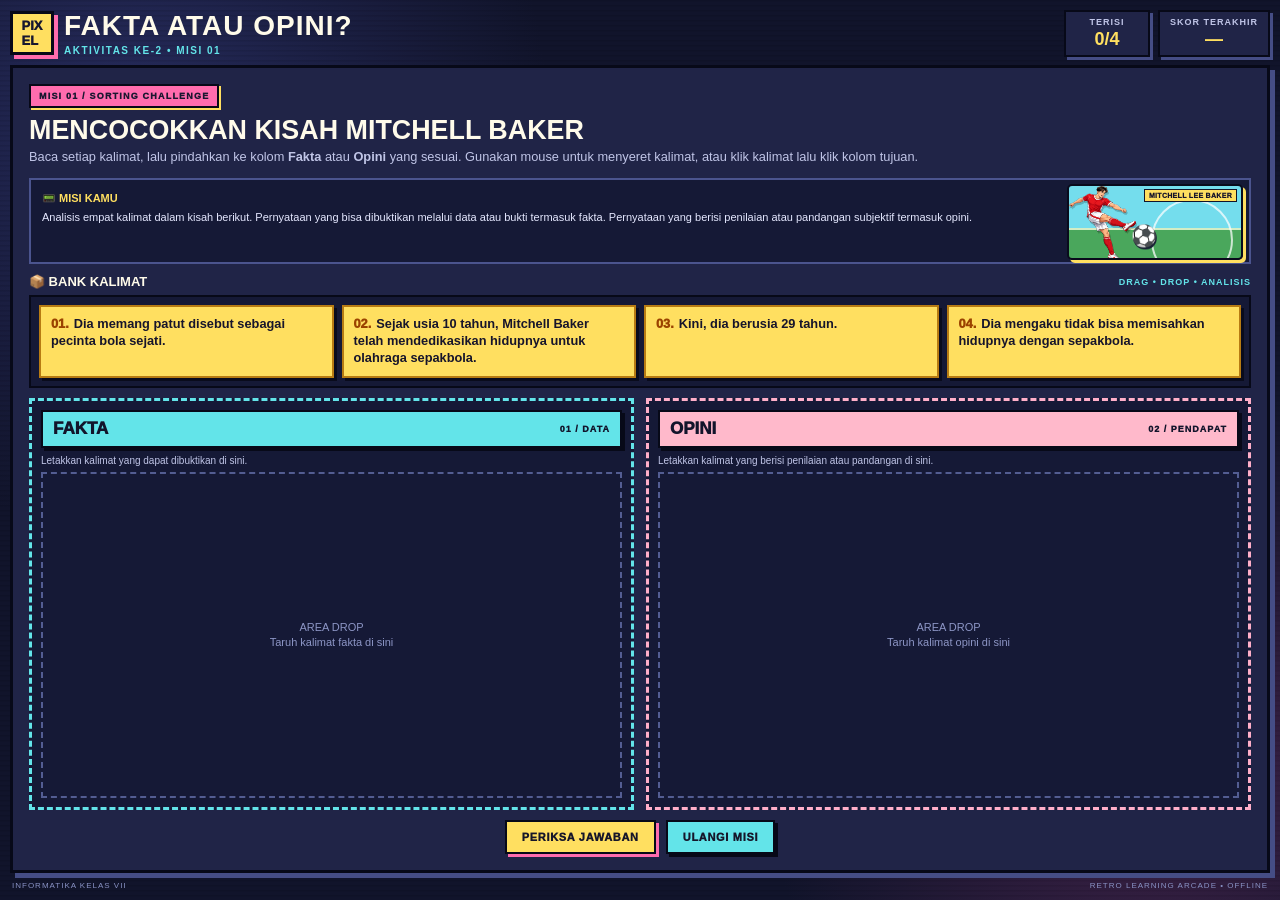
<file: assets/media/Game_Aktivitas_2_Mitchell_Baker_Kick_Animation.html>
<!DOCTYPE html>
<html lang="id">
<head>
<meta charset="UTF-8">
<meta name="viewport" content="width=device-width, initial-scale=1.0">
<title>Aktivitas 2 — Misi Fakta atau Opini</title>
<style>
:root{--bg:#11142b;--panel:#202447;--panel2:#292e58;--ink:#fffbea;--muted:#c0c5e7;--cyan:#63e4e9;--pink:#ff6cae;--yellow:#ffdf60;--green:#69f29a;--red:#ff626d;--line:#070918;--blue:#8fa3ff}
*{box-sizing:border-box}html,body{width:100%;height:100%;margin:0;overflow:hidden}body{padding:10px;color:var(--ink);background:radial-gradient(circle at 10% 12%,#252a5a 0,transparent 30%),radial-gradient(circle at 90% 85%,#402248 0,transparent 28%),var(--bg);font-family:Arial,Helvetica,sans-serif}
body:after{content:"";pointer-events:none;position:fixed;inset:0;opacity:.08;background:repeating-linear-gradient(0deg,transparent 0 3px,#000 4px 5px)}
.app{width:min(100%,1500px);height:calc(100vh - 20px);height:calc(100dvh - 20px);margin:0 auto;position:relative;z-index:1;display:flex;flex-direction:column;gap:8px;min-height:0}.top{display:flex;justify-content:space-between;align-items:center;gap:12px;flex-wrap:nowrap;margin:0;flex:0 0 auto}.brand{display:flex;align-items:center;gap:10px;min-width:0}.logo{width:44px;height:44px;flex:0 0 44px;background:var(--yellow);color:#17172f;border:3px solid var(--line);box-shadow:4px 4px 0 var(--pink);display:grid;place-items:center;font-weight:1000;font-size:13px}.brand h1{margin:0;font-size:clamp(19px,2.4vw,28px);line-height:1.05;text-transform:uppercase;letter-spacing:1px}.brand p{margin:4px 0 0;color:var(--cyan);font-size:10px;font-weight:900;letter-spacing:1.5px}.stats{display:flex;gap:8px;flex-wrap:nowrap}.stat{background:var(--panel);border:2px solid var(--line);box-shadow:3px 3px 0 #454d85;padding:5px 10px;text-align:center;min-width:86px}.stat span{display:block;color:var(--muted);font-size:9px;font-weight:900;letter-spacing:1px}.stat strong{display:block;color:var(--yellow);font-size:18px;margin-top:2px}
.card{background:var(--panel);border:3px solid var(--line);box-shadow:5px 5px 0 #454d85;padding:clamp(10px,1.25vw,18px)}.card#gamePanel{flex:1 1 auto;min-height:0;display:flex;flex-direction:column;overflow:hidden}.card#gamePanel>.tag{align-self:flex-start}.card#gamePanel>.tag,.card#gamePanel>.main-title,.card#gamePanel>.intro,.card#gamePanel>.mission,.card#gamePanel>.pool-wrap,.card#gamePanel>.actions{flex-shrink:0}.tag{display:inline-block;background:var(--pink);color:#1a1730;border:2px solid var(--line);box-shadow:2px 2px 0 var(--yellow);padding:5px 8px;font-size:9px;font-weight:1000;letter-spacing:1.2px;text-transform:uppercase}.main-title{margin:8px 0 4px;font-size:clamp(19px,2.1vw,27px);text-transform:uppercase;line-height:1.05}.intro{color:var(--muted);line-height:1.35;margin:0 0 8px;font-size:clamp(11px,1vw,13px)}.mission{background:#151936;border:2px solid #4b548e;padding:8px 11px;margin:5px 0 10px}.mission b{color:var(--yellow);font-size:11px}.mission p{margin:4px 0 0;line-height:1.35;color:#e5e8ff;font-size:11px}.pool-wrap{margin:0 0 10px;flex:0 0 auto}.pool-title{display:flex;align-items:center;justify-content:space-between;gap:10px;flex-wrap:wrap;margin-bottom:6px}.pool-title h2{font-size:13px;margin:0;text-transform:uppercase}.pool-title span{font-size:9px;color:var(--cyan);letter-spacing:1px;font-weight:900}.pool{min-height:76px;background:#151936;border:2px solid var(--line);padding:8px;display:grid;grid-template-columns:repeat(4,minmax(0,1fr));align-items:stretch;gap:8px}.pool .statement{max-width:none;width:100%;min-width:0;min-height:62px;padding:9px 30px 9px 10px;color:#17152b;background:#ffdf60;border:2px solid #b77b13;box-shadow:3px 3px 0 #090b1c;font-size:clamp(12px,1vw,14px);line-height:1.32;font-weight:850;overflow-wrap:anywhere}.pool .statement .num{color:#9b4300}.pool .statement:hover{background:#ffe987;border-color:#fff0a2;transform:translateY(-2px)}.pool .statement.selected{background:#fff0a2;outline:3px solid var(--pink)}.board{display:grid;grid-template-columns:1fr 1fr;gap:12px;flex:1 1 auto;min-height:0}.zone{background:#151936;border:3px dashed var(--blue);padding:9px;min-height:0;display:flex;flex-direction:column;transition:.15s;overflow:auto}.zone.fact{border-color:var(--cyan)}.zone.opinion{border-color:#ffafc9}.zone.over{background:#242c55;transform:translateY(-2px)}.zone-head{display:flex;align-items:center;justify-content:space-between;gap:10px;padding:7px 10px;margin-bottom:7px;border:2px solid var(--line);color:#12142b;font-weight:1000;font-size:17px;box-shadow:3px 3px 0 var(--line);flex:0 0 auto}.fact .zone-head{background:var(--cyan)}.opinion .zone-head{background:#ffb9cb}.zone-head small{font-size:9px;letter-spacing:1px}.drop-hint{font-size:10px;color:var(--muted);margin:0 0 6px;flex:0 0 auto}.placed{display:flex;flex-direction:column;gap:6px;min-height:0;flex:1}.empty{border:2px dashed #535d92;color:#8d96c6;padding:11px 8px;text-align:center;font-size:11px;line-height:1.35;flex:1;display:grid;place-content:center;min-height:55px}.statement{position:relative;background:#252b52;border:2px solid #6570aa;padding:8px 32px 8px 9px;color:var(--ink);font-size:12px;line-height:1.3;font-weight:750;box-shadow:2px 2px 0 var(--line);cursor:grab;touch-action:manipulation;user-select:none;overflow-wrap:anywhere}.statement:hover{border-color:var(--yellow);transform:translateY(-1px)}.statement:active{cursor:grabbing}.statement.selected{outline:3px solid var(--yellow);background:#3a4176}.statement .num{color:var(--cyan);font-weight:1000;margin-right:5px}.remove{position:absolute;right:5px;top:5px;border:2px solid var(--line);background:var(--pink);color:#19172b;font-weight:1000;width:22px;height:22px;cursor:pointer}.actions{display:flex;justify-content:center;gap:10px;flex-wrap:wrap;margin-top:10px;flex:0 0 auto}.btn{border:2px solid var(--line);padding:9px 15px;font-size:11px;font-weight:1000;letter-spacing:.7px;text-transform:uppercase;box-shadow:3px 3px 0 var(--line);cursor:pointer}.btn:active{transform:translate(2px,2px);box-shadow:2px 2px 0 var(--line)}.btn.primary{background:var(--yellow);color:#16162a;box-shadow:3px 3px 0 var(--pink)}.btn.secondary{background:var(--cyan);color:#16162a}.btn:disabled{opacity:.45;cursor:not-allowed}.foot{display:flex;justify-content:space-between;flex-wrap:wrap;gap:8px;color:#8992c5;font-size:8px;letter-spacing:1px;margin:0 2px;text-transform:uppercase;flex:0 0 auto}
.modal{display:none;position:fixed;inset:0;z-index:10;background:#060716d9;align-items:center;justify-content:center;padding:18px}.modal.show{display:flex}.dialog{width:min(540px,100%);background:var(--panel);border:5px solid var(--line);box-shadow:10px 10px 0 #454d85;padding:25px;text-align:center}.symbol{width:82px;height:82px;display:grid;place-items:center;font-size:54px;font-weight:1000;color:#13142a;border:5px solid var(--line);box-shadow:5px 5px 0 var(--line);margin:0 auto 13px}.symbol.good{background:var(--green)}.symbol.bad{background:var(--red)}.dialog h2{font-size:27px;margin:8px 0 10px;text-transform:uppercase}.dialog p{color:var(--muted);line-height:1.55;margin:0 0 20px}.corrections{text-align:left;background:#151936;border:2px solid #50588e;padding:12px;margin:0 0 18px;font-size:13px;line-height:1.6}.corrections div{margin:4px 0}.correct-label{color:var(--green);font-weight:900}.wrong-label{color:var(--red);font-weight:900}.result{display:none;text-align:center}.result.show{display:block}.result-score{font-size:clamp(44px,9vw,76px);font-weight:1000;color:var(--green);text-shadow:4px 4px #0a0b1d;margin:12px}.hidden{display:none!important}
@media(max-width:760px){body{padding:6px}.app{height:calc(100vh - 12px);height:calc(100dvh - 12px);gap:5px}.top{gap:6px}.logo{width:36px;height:36px;flex-basis:36px;font-size:11px}.brand{gap:7px}.brand h1{font-size:clamp(14px,4vw,20px)}.brand p{font-size:8px;letter-spacing:1px}.stats{gap:4px}.stat{min-width:55px;padding:4px 5px}.stat span{font-size:7px}.stat strong{font-size:15px}.card{padding:8px;border-width:2px}.tag{font-size:8px;padding:4px 6px}.main-title{font-size:clamp(16px,3.5vw,23px);margin:6px 0 3px}.intro{font-size:10px;margin-bottom:5px}.mission{padding:6px 8px;margin:4px 0 6px}.mission p{font-size:9px}.pool-wrap{margin-bottom:6px}.pool-title h2{font-size:11px}.pool-title span{font-size:8px}.pool{grid-template-columns:repeat(2,minmax(0,1fr));gap:5px;padding:5px;min-height:0}.pool .statement{min-height:42px;font-size:10px;padding:6px 28px 6px 7px}.board{gap:6px;min-height:0}.zone{padding:5px;border-width:2px}.zone-head{font-size:13px;padding:5px 6px;margin-bottom:4px}.zone-head small{font-size:7px}.drop-hint{font-size:8px;margin-bottom:4px}.placed{gap:4px}.statement{font-size:10px;padding:6px 27px 6px 7px}.empty{font-size:9px;padding:7px 5px}.remove{width:19px;height:19px;right:3px;top:3px}.actions{margin-top:6px;gap:7px}.btn{font-size:9px;padding:7px 10px}.foot{font-size:7px}}@media(max-height:650px) and (min-width:761px){.mission{padding:5px 8px;margin:3px 0 5px}.mission p{font-size:10px}.pool{min-height:62px;padding:5px;gap:5px}.pool .statement{min-height:46px;padding:5px 28px 5px 6px;font-size:10px}.zone{padding:6px}.zone-head{padding:5px 8px;margin-bottom:4px}.drop-hint{margin-bottom:3px;font-size:9px}.statement{padding:6px 30px 6px 7px;font-size:10px}.actions{margin-top:5px}.btn{padding:7px 12px}}

/* Animasi berulang Mitchell Lee Baker — pemain memantul, bola melesat, lalu kembali untuk tendangan berikutnya */
.mission{position:relative;padding-right:190px;min-height:86px}
.kick-scene{position:absolute;right:6px;top:4px;width:176px;height:76px;overflow:hidden;border:2px solid #090b1c;border-radius:5px;background:linear-gradient(#74dded 0 58%,#4aa75c 58% 100%);box-shadow:3px 3px 0 var(--yellow)}
.kick-scene:before{content:"";position:absolute;left:0;right:0;top:58%;height:2px;background:#f7ffe0;opacity:.8}
.kick-label{position:absolute;z-index:7;top:3px;right:4px;padding:2px 4px;background:#ffdf60;color:#17152b;font-size:7px;letter-spacing:.3px;font-weight:1000;border:1px solid #11142b}
.pitch-line{position:absolute;right:8px;bottom:-23px;width:82px;height:82px;border:2px solid rgba(255,255,255,.72);border-radius:50%}
.kick-player{position:absolute;z-index:3;left:-1px;bottom:-4px;height:76px;width:auto;max-width:none;object-fit:contain;transform-origin:55% 90%;filter:drop-shadow(1px 2px 0 rgba(0,0,0,.2));animation:mitchell-kick-body 1.18s ease-in-out infinite}
.kick-ball{position:absolute;z-index:5;left:62px;top:39px;font-size:21px;line-height:1;filter:drop-shadow(1px 2px 0 #182034);transform-origin:center;animation:mitchell-ball-flight 1.18s cubic-bezier(.3,.05,.6,.95) infinite}
.kick-flash{position:absolute;z-index:6;left:82px;top:35px;font-size:10px;font-weight:1000;color:#fff36b;text-shadow:2px 2px #1c1832,-1px -1px #1c1832;opacity:0;transform:scale(.4) rotate(-10deg);animation:mitchell-kick-flash 1.18s ease-out infinite}
@keyframes mitchell-kick-body{0%,100%{transform:translateY(0) rotate(0)}13%{transform:translateY(-2px) rotate(-2deg)}28%{transform:translateY(1px) rotate(3deg)}45%{transform:translateY(-3px) rotate(-1deg)}65%{transform:translateY(0) rotate(1deg)}}
@keyframes mitchell-ball-flight{0%,12%{left:62px;top:39px;transform:rotate(0deg) scale(1);opacity:1}20%{left:78px;top:21px;transform:rotate(150deg) scale(1.02);opacity:1}36%{left:101px;top:12px;transform:rotate(330deg) scale(.96);opacity:1}55%{left:132px;top:26px;transform:rotate(600deg) scale(.9);opacity:1}70%{left:154px;top:46px;transform:rotate(800deg) scale(.78);opacity:.15}71%,100%{left:62px;top:39px;transform:rotate(0deg) scale(1);opacity:0}}
@keyframes mitchell-kick-flash{0%,11%,100%{opacity:0;transform:scale(.4) rotate(-10deg)}14%{opacity:1;transform:scale(1.2) rotate(8deg)}27%{opacity:0;transform:scale(.7) rotate(10deg)}}
@media(max-width:760px){.mission{padding-right:124px;min-height:74px}.mission p{padding-right:0}.kick-scene{width:116px;height:62px;right:3px;top:5px}.kick-label{font-size:5px;padding:2px}.kick-player{height:61px}.kick-ball{font-size:17px;left:48px;top:32px;animation-name:mitchell-ball-flight-mobile}.kick-flash{font-size:8px;left:59px;top:29px}.pool .statement{font-size:clamp(11px,2.6vw,12px);min-height:48px;padding:7px 25px 7px 7px}}
@keyframes mitchell-ball-flight-mobile{0%,12%{left:48px;top:32px;transform:rotate(0deg) scale(1);opacity:1}20%{left:57px;top:17px;transform:rotate(150deg) scale(1.02);opacity:1}36%{left:70px;top:9px;transform:rotate(330deg) scale(.96);opacity:1}55%{left:85px;top:22px;transform:rotate(600deg) scale(.9);opacity:1}70%{left:98px;top:37px;transform:rotate(800deg) scale(.78);opacity:.15}71%,100%{left:48px;top:32px;transform:rotate(0deg) scale(1);opacity:0}}

</style>
</head>
<body>
<div class="app">
  <header class="top">
    <div class="brand"><div class="logo">PIX<br>EL</div><div><h1>Fakta atau Opini?</h1><p>AKTIVITAS KE-2 • MISI 01</p></div></div>
    <div class="stats"><div class="stat"><span>TERISI</span><strong id="placedCount">0/4</strong></div><div class="stat"><span>SKOR TERAKHIR</span><strong id="score">—</strong></div></div>
  </header>
  <section class="card" id="gamePanel">
    <span class="tag">MISI 01 / SORTING CHALLENGE</span>
    <h2 class="main-title">Mencocokkan Kisah Mitchell Baker</h2>
    <p class="intro">Baca setiap kalimat, lalu pindahkan ke kolom <b>Fakta</b> atau <b>Opini</b> yang sesuai. Gunakan mouse untuk menyeret kalimat, atau klik kalimat lalu klik kolom tujuan.</p>
    <div class="mission"><b>📟 MISI KAMU</b><p>Analisis empat kalimat dalam kisah berikut. Pernyataan yang bisa dibuktikan melalui data atau bukti termasuk fakta. Pernyataan yang berisi penilaian atau pandangan subjektif termasuk opini.</p>
      <div class="kick-scene" aria-label="Animasi ilustrasi Mitchell Lee Baker menendang bola berulang kali">
        <div class="kick-label">MITCHELL LEE BAKER</div>
        <div class="pitch-line"></div>
        <img class="kick-player" alt="Ilustrasi pemain sepak bola dalam pose menendang" src="[data-uri]">
        <span class="kick-ball" aria-hidden="true">⚽</span>
        <span class="kick-flash" aria-hidden="true">KICK!</span>
      </div>
    </div>
    <div class="pool-wrap"><div class="pool-title"><h2>📦 BANK KALIMAT</h2><span>DRAG • DROP • ANALISIS</span></div><div class="pool" id="pool" data-zone="Bank"><div class="empty" style="width:100%">Memuat kalimat...</div></div></div>
    <div class="board">
      <section class="zone fact" data-zone="Fakta" aria-label="Kolom Fakta"><div class="zone-head">FAKTA <small>01 / DATA</small></div><p class="drop-hint">Letakkan kalimat yang dapat dibuktikan di sini.</p><div class="placed" id="factZone"><div class="empty">AREA DROP<br>Taruh kalimat fakta di sini</div></div></section>
      <section class="zone opinion" data-zone="Opini" aria-label="Kolom Opini"><div class="zone-head">OPINI <small>02 / PENDAPAT</small></div><p class="drop-hint">Letakkan kalimat yang berisi penilaian atau pandangan di sini.</p><div class="placed" id="opinionZone"><div class="empty">AREA DROP<br>Taruh kalimat opini di sini</div></div></section>
    </div>
    <div class="actions"><button class="btn primary" id="checkBtn">PERIKSA JAWABAN</button><button class="btn secondary" id="resetBtn">ULANGI MISI</button></div>
  </section>
  <section class="card result" id="resultPanel"><span class="tag">MISI SELESAI</span><h2 class="main-title">Kerja bagus!</h2><p class="intro">Kamu telah menyelesaikan misi mengelompokkan fakta dan opini.</p><div class="result-score" id="finalScore">100%</div><p id="finalText" class="intro"></p><div class="actions"><button class="btn primary" id="playAgain">MAIN LAGI</button></div></section>
  <footer class="foot"><span>INFORMATIKA KELAS VII</span><span>RETRO LEARNING ARCADE • OFFLINE</span></footer>
</div>
<div class="modal" id="modal" role="dialog" aria-modal="true" aria-labelledby="modalTitle"><div class="dialog"><div class="symbol" id="modalSymbol">✓</div><h2 id="modalTitle">Jawaban diperiksa</h2><p id="modalMessage"></p><div id="corrections" class="corrections hidden"></div><button class="btn primary" id="modalBtn">LANJUTKAN</button></div></div>
<script>
const items=[
 {id:1,text:'Dia memang patut disebut sebagai pecinta bola sejati.',answer:'Opini',why:'Ungkapan “patut disebut” dan “pecinta bola sejati” merupakan penilaian subjektif.'},
 {id:2,text:'Sejak usia 10 tahun, Mitchell Baker telah mendedikasikan hidupnya untuk olahraga sepakbola.',answer:'Fakta',why:'Pernyataan ini menyampaikan informasi tentang riwayat seseorang yang dapat diperiksa melalui bukti atau sumber.'},
 {id:3,text:'Kini, dia berusia 29 tahun.',answer:'Fakta',why:'Usia merupakan informasi yang dapat diverifikasi.'},
 {id:4,text:'Dia mengaku tidak bisa memisahkan hidupnya dengan sepakbola.',answer:'Opini',why:'Kalimat ini menyampaikan pengakuan atau pandangan pribadi tentang hubungannya dengan sepakbola.'}
];
let placements={};let selectedId=null;let lastWrong=[];let dragId=null;
const pool=document.getElementById('pool'),factZone=document.getElementById('factZone'),opinionZone=document.getElementById('opinionZone');
function render(){
 pool.innerHTML='';factZone.innerHTML='';opinionZone.innerHTML='';
 items.forEach(item=>{const zone=placements[item.id];const el=createCard(item);if(!zone)pool.appendChild(el);else (zone==='Fakta'?factZone:opinionZone).appendChild(el)});
 if(!pool.children.length)pool.innerHTML='<div class="empty" style="width:100%">Semua kalimat sudah ditempatkan. Periksa jawabanmu!</div>';
 if(!factZone.children.length)factZone.innerHTML='<div class="empty">AREA DROP<br>Taruh kalimat fakta di sini</div>';
 if(!opinionZone.children.length)opinionZone.innerHTML='<div class="empty">AREA DROP<br>Taruh kalimat opini di sini</div>';
 const n=Object.keys(placements).length;document.getElementById('placedCount').textContent=`${n}/4`;
 document.querySelectorAll('.zone').forEach(z=>z.classList.remove('over'));
}
function createCard(item){const el=document.createElement('div');el.className='statement'+(selectedId===item.id?' selected':'');el.draggable=true;el.tabIndex=0;el.dataset.id=item.id;el.innerHTML=`<span class="num">${String(item.id).padStart(2,'0')}.</span>${item.text}${placements[item.id]?'<button class="remove" title="Kembalikan ke bank kalimat" aria-label="Kembalikan ke bank kalimat">↺</button>':''}`;
 el.addEventListener('dragstart',e=>{dragId=item.id;e.dataTransfer.setData('text/plain',String(item.id));e.dataTransfer.effectAllowed='move'});
 el.addEventListener('dragend',()=>{dragId=null;document.querySelectorAll('.zone').forEach(z=>z.classList.remove('over'))});
 el.addEventListener('click',e=>{if(e.target.closest('.remove')){delete placements[item.id];selectedId=null;render();return;}selectedId=item.id;document.querySelectorAll('.statement').forEach(s=>s.classList.toggle('selected',Number(s.dataset.id)===selectedId));});
 el.addEventListener('keydown',e=>{if(e.key==='Enter'||e.key===' '){e.preventDefault();selectedId=item.id;document.querySelectorAll('.statement').forEach(s=>s.classList.toggle('selected',Number(s.dataset.id)===selectedId));}});
 return el;}
function place(id,zone){if(!items.some(i=>i.id===id))return;if(zone==='Bank'){delete placements[id]}else{placements[id]=zone}selectedId=null;render()}
document.querySelectorAll('.zone').forEach(zone=>{
 zone.addEventListener('dragover',e=>{e.preventDefault();zone.classList.add('over');e.dataTransfer.dropEffect='move'});
 zone.addEventListener('dragleave',e=>{if(!zone.contains(e.relatedTarget))zone.classList.remove('over')});
 zone.addEventListener('drop',e=>{e.preventDefault();zone.classList.remove('over');const id=Number(e.dataTransfer.getData('text/plain')||dragId);if(id)place(id,zone.dataset.zone)});
 zone.addEventListener('click',e=>{if(e.target.closest('.remove'))return;if(selectedId)place(selectedId,zone.dataset.zone)});
});
pool.addEventListener('dragover',e=>{e.preventDefault();e.dataTransfer.dropEffect='move'});pool.addEventListener('drop',e=>{e.preventDefault();const id=Number(e.dataTransfer.getData('text/plain')||dragId);if(id)place(id,'Bank')});
function openModal({good,title,message,corrections='',button='LANJUTKAN',action}){const modal=document.getElementById('modal');document.getElementById('modalSymbol').className='symbol '+(good?'good':'bad');document.getElementById('modalSymbol').textContent=good?'✓':'✕';document.getElementById('modalTitle').textContent=title;document.getElementById('modalMessage').textContent=message;const corr=document.getElementById('corrections');corr.innerHTML=corrections;corr.classList.toggle('hidden',!corrections);const btn=document.getElementById('modalBtn');btn.textContent=button;btn.onclick=()=>{modal.classList.remove('show');if(action)action()};modal.classList.add('show');btn.focus()}
document.getElementById('checkBtn').addEventListener('click',()=>{
 const placed=Object.keys(placements).length;if(placed<items.length){openModal({good:false,title:'Misi belum lengkap',message:`Kamu baru menempatkan ${placed} dari ${items.length} kalimat. Tempatkan semua kalimat ke kolom Fakta atau Opini, lalu periksa kembali.`,button:'KEMBALI KE MISI'});return}
 const wrong=items.filter(i=>placements[i.id]!==i.answer);lastWrong=wrong;const right=items.length-wrong.length;const pct=Math.round(right/items.length*100);document.getElementById('score').textContent=`${right}/${items.length}`;
 if(wrong.length===0){openModal({good:true,title:'Semua jawaban tepat!',message:'Hebat! Kamu berhasil membedakan fakta dan opini dengan benar. Tekan lanjutkan untuk melihat hasil misimu.',button:'LIHAT HASIL',action:showResult})}
 else {const details=wrong.map(i=>`<div>Kalimat ${i.id}: jawaban benar <span class="correct-label">${i.answer.toUpperCase()}</span><br><span style="color:#c0c5e7">${i.why}</span></div>`).join('');openModal({good:false,title:`${right} dari 4 benar`,message:'Masih ada penempatan yang perlu diperbaiki. Kembalikan kalimat yang salah dengan tombol ↺, lalu letakkan pada kolom yang tepat.',corrections:details,button:'PERBAIKI JAWABAN'})}
});
function showResult(){document.getElementById('gamePanel').classList.add('hidden');document.getElementById('resultPanel').classList.add('show');const right=items.filter(i=>placements[i.id]===i.answer).length;document.getElementById('finalScore').textContent=Math.round(right/items.length*100)+'%';document.getElementById('finalText').textContent=`${right} dari ${items.length} kalimat ditempatkan dengan benar. ${right===items.length?'Kamu sudah memahami perbedaan fakta dan opini.':'Coba lagi untuk melatih kemampuan analisismu.'}`}
function reset(){placements={};selectedId=null;lastWrong=[];document.getElementById('score').textContent='—';document.getElementById('gamePanel').classList.remove('hidden');document.getElementById('resultPanel').classList.remove('show');document.getElementById('modal').classList.remove('show');render()}
document.getElementById('resetBtn').addEventListener('click',reset);document.getElementById('playAgain').addEventListener('click',reset);render();
</script>
</body>
</html>
</file>
<file: css/style.css>
:root {
  --navy: #173a5a;
  --navy-2: #244e70;
  --teal: #2aa79b;
  --teal-dark: #207b78;
  --ink: #182b3e;
  --muted: #66798b;
  --line: #dce6ed;
  --line-strong: #c9d8e1;
  --paper: #ffffff;
  --tint: #f3f7fa;
  --tint-2: #eaf2f6;
  --soft-teal: #e8f6f3;
  --amber: #8b5c16;
  --amber-bg: #fff5df;
  --green: #1e6d58;
  --green-bg: #e7f5ef;
  --shadow: 0 14px 40px rgba(25, 56, 82, .08);
  --radius: 18px;
  --radius-sm: 12px;
  --container: 1160px;
}
* { box-sizing: border-box; }
html { scroll-behavior: smooth; scroll-padding-top: 90px; }
body { margin: 0; color: var(--ink); background: var(--paper); font: 16px/1.65 Inter, ui-sans-serif, system-ui, -apple-system, BlinkMacSystemFont, "Segoe UI", Arial, sans-serif; -webkit-font-smoothing: antialiased; }
a { color: var(--teal-dark); text-decoration-thickness: 1px; text-underline-offset: 3px; }
a:hover { color: var(--navy); }
button, input { font: inherit; }
button { cursor: pointer; }
img { max-width: 100%; display: block; }
::selection { background: #ccefe8; color: var(--navy); }
.container { width: min(var(--container), calc(100% - 48px)); margin-inline: auto; }
.skip-link { position: absolute; z-index: 200; left: 16px; top: -48px; padding: 10px 14px; background: var(--navy); color: white; border-radius: 8px; }
.skip-link:focus { top: 12px; }

/* Header / navigasi */
.topbar { position: sticky; top: 0; z-index: 50; background: rgba(255,255,255,.95); backdrop-filter: blur(14px); border-bottom: 1px solid #e4edf2; }
.nav-wrap { min-height: 76px; display: flex; align-items: center; justify-content: space-between; gap: 26px; }
.brand { display: inline-flex; align-items: center; gap: 12px; text-decoration: none; color: inherit; flex-shrink: 0; }
.brand-logo { width: 46px; height: 46px; display: grid; place-items: center; color: #fff; border-radius: 14px; font-size: 14px; font-weight: 800; letter-spacing: -.04em; background: linear-gradient(135deg, var(--navy), var(--teal)); box-shadow: 0 9px 18px rgba(30, 88, 112, .18); }
.brand-copy { display: grid; line-height: 1.2; gap: 5px; }
.brand-copy b { font-size: 12px; letter-spacing: .14em; color: var(--navy); }
.brand-copy small { color: var(--muted); font-size: 9px; letter-spacing: .1em; }
.nav-links { display: flex; align-items: center; justify-content: flex-end; gap: clamp(9px, 1.35vw, 20px); }
.nav-links a { position: relative; text-decoration: none; font-size: 11px; font-weight: 750; white-space: nowrap; color: #445b70; padding: 28px 0 26px; }
.nav-links a::after { content: ""; position: absolute; height: 2px; background: var(--teal); bottom: 18px; left: 0; right: 100%; transition: right .18s ease; }
.nav-links a:hover, .nav-links a.active { color: var(--navy); }
.nav-links a:hover::after, .nav-links a.active::after { right: 0; }
.menu-toggle { display: none; border: 1px solid var(--line); background: white; color: var(--navy); padding: 9px 12px; border-radius: 10px; font-size: 13px; font-weight: 700; }

/* Beranda */
.hero { padding: 62px 0 42px; background: linear-gradient(180deg, #f5f8fb 0%, #edf5f7 100%); border-bottom: 1px solid #e7eef2; }
.hero-grid { display: grid; grid-template-columns: minmax(0, 1.35fr) minmax(310px, .72fr); gap: 56px; align-items: center; }
.hero-copy { padding: 8px 0 20px; }
.eyebrow, .section-kicker, .overline, .mini-label { font-size: 11px; line-height: 1.45; font-weight: 850; text-transform: uppercase; letter-spacing: .16em; }
.eyebrow { color: var(--teal-dark); display: flex; align-items: center; gap: 10px; margin-bottom: 20px; }
.pulse-dot { display: inline-block; width: 8px; height: 8px; background: var(--teal); border-radius: 50%; box-shadow: 0 0 0 5px rgba(42,167,155,.11); }
h1, h2, h3, h4, p { margin-top: 0; }
.hero h1 { font-size: clamp(38px, 4.1vw, 58px); line-height: 1.08; letter-spacing: -.055em; margin: 0 0 22px; color: var(--navy); font-weight: 830; }
.hero h1 span { color: var(--teal-dark); }
.hero-lead { max-width: 650px; font-size: 16px; line-height: 1.8; color: #52677b; margin-bottom: 25px; }
.hero-actions { display: flex; flex-wrap: wrap; gap: 12px; margin-bottom: 28px; }
.btn { display: inline-flex; align-items: center; justify-content: center; gap: 9px; border-radius: 10px; padding: 11px 16px; font-size: 13px; font-weight: 750; border: 1px solid transparent; text-decoration: none; transition: transform .18s ease, box-shadow .18s ease, background .18s ease; }
.btn:hover { transform: translateY(-2px); }
.btn-primary { color: white; background: var(--navy); box-shadow: 0 7px 16px rgba(23,58,90,.14); }
.btn-primary:hover { color: white; background: #205073; box-shadow: 0 10px 20px rgba(23,58,90,.2); }
.btn-outline { background: rgba(255,255,255,.72); border-color: #c8d7e0; color: var(--navy); }
.btn-outline:hover { background: white; border-color: var(--teal); color: var(--navy); }
.btn-small { padding: 8px 12px; font-size: 12px; border-radius: 8px; }
.hero-meta { display: flex; flex-wrap: wrap; gap: 9px 19px; color: #60788a; font-size: 11px; font-weight: 650; }
.hero-meta span::before { content: "✓"; color: var(--teal-dark); font-weight: 900; margin-right: 7px; }
.hero-side { position: relative; padding: 26px 27px 22px; background: rgba(255,255,255,.82); border: 1px solid rgba(202,220,229,.9); border-radius: 21px; box-shadow: var(--shadow); overflow: hidden; }
.hero-side::before { content: ""; position: absolute; width: 180px; height: 180px; right: -80px; top: -78px; border-radius: 50%; background: var(--soft-teal); }
.hero-side-top { position: relative; display: flex; justify-content: space-between; align-items: center; gap: 16px; margin-bottom: 30px; }
.mini-label { font-size: 9px; color: #678093; letter-spacing: .13em; }
.hero-spark { color: var(--teal); font-size: 26px; }
.hero-side-title { position: relative; color: var(--navy); font-weight: 850; font-size: 29px; letter-spacing: -.045em; line-height: 1.14; margin-bottom: 16px; }
.hero-side-title em { color: var(--teal-dark); font-style: normal; }
.hero-side p { color: #617689; font-size: 12px; line-height: 1.75; margin-bottom: 27px; max-width: 360px; }
.hero-side-bottom { display: flex; align-items: center; border-top: 1px solid #e0e9ee; padding-top: 14px; gap: 10px; }
.hero-side-bottom span { color: #61798b; flex: 1; font-weight: 750; font-size: 10px; }
.hero-side-bottom span + span { border-left: 1px solid #dce6ec; padding-left: 13px; }
.home-contact-line { margin-top: 15px; padding-top: 12px; border-top: 1px solid #e6eef1; color: #718496; font-size: 10px; line-height: 1.6; }
.home-contact-line b { display: block; color: var(--navy); font-size: 11px; margin-bottom: 3px; }
.home-contact-line a { font-weight: 800; }
.hero-stats { display: grid; grid-template-columns: repeat(4, minmax(0,1fr)); gap: 12px; margin-top: 30px; }
.stat-card { border: 1px solid #dce7ed; background: rgba(255,255,255,.72); border-radius: 13px; padding: 14px 16px; min-height: 72px; display: flex; align-items: center; gap: 13px; }
.stat-number { color: var(--teal-dark); font-size: 22px; line-height: 1; font-weight: 850; letter-spacing: -.04em; }
.stat-label { color: #526a7e; font-size: 11px; line-height: 1.4; font-weight: 680; }
.hero-note { margin-top: 12px; color: #6b7781; font-size: 11px; }

/* Section framework */
.section { padding: 72px 0; scroll-margin-top: 76px; }
.section-tint { background: var(--tint); border-top: 1px solid #e9f0f4; border-bottom: 1px solid #e9f0f4; }
.section-head { display: flex; justify-content: space-between; align-items: end; gap: 35px; margin-bottom: 28px; }
.section-head h2 { font-size: clamp(27px, 3vw, 37px); line-height: 1.15; letter-spacing: -.045em; color: var(--navy); margin: 9px 0 0; font-weight: 830; }
.section-head > p { max-width: 415px; color: #63788a; font-size: 12px; line-height: 1.75; margin-bottom: 2px; }
.section-kicker { color: var(--teal-dark); font-size: 10px; letter-spacing: .17em; }
.intro-panel { background: white; border: 1px solid var(--line); padding: 18px 21px; border-radius: 14px; color: #526b7f; font-size: 13px; line-height: 1.8; margin-bottom: 24px; }
.section-footnote { color: #718394; font-size: 11px; line-height: 1.7; margin: 20px 0 0; }
.section-actions { margin-top: 18px; }

/* Profil: potret menonjol keluar dari kartu flex */
.profile-grid { margin-top: 48px; }
.profile-panel { position: relative; display: grid; grid-template-columns: minmax(230px, 290px) minmax(0, 1fr); align-items: center; gap: 42px; padding: 28px 34px 30px; border: 1px solid #dbe9e8; border-radius: 23px; background: linear-gradient(112deg, #f5fbfa 0%, #ffffff 62%); overflow: visible; }
.profile-photo-wrap { position: relative; min-height: 305px; }
.profile-photo { position: absolute; width: min(100%, 274px); height: 338px; top: -38px; left: 0; object-fit: cover; object-position: center 30%; border-radius: 15px; border: 7px solid white; box-shadow: 0 19px 38px rgba(22, 54, 77, .2); background: #dfe8ed; transition: transform .3s ease, box-shadow .3s ease; }
.profile-photo:hover { transform: translateY(-6px) scale(1.015); box-shadow: 0 23px 45px rgba(22,54,77,.26); }
.profile-body { padding: 3px 0 0; min-width: 0; }
.profile-title-row { display: flex; flex-wrap: wrap; align-items: center; gap: 9px 14px; margin-bottom: 12px; }
.profile-title-row h3 { margin: 0; font-size: clamp(25px, 3vw, 34px); color: var(--navy); line-height: 1.16; letter-spacing: -.04em; }
.profile-role { display: inline-block; background: var(--soft-teal); color: var(--teal-dark); padding: 5px 9px; border-radius: 99px; font-size: 10px; font-weight: 800; }
.profile-bio { max-width: 720px; color: #536b7f; line-height: 1.85; font-size: 13px; margin: 0 0 18px; }
.profile-meta-grid { display: grid; grid-template-columns: repeat(2, minmax(0,1fr)); gap: 10px; }
.profile-meta { background: #f4f8fa; border: 1px solid #e2ebef; border-radius: 11px; padding: 11px 13px; min-width: 0; }
.profile-meta b { display: block; color: #718496; font-size: 9px; letter-spacing: .11em; text-transform: uppercase; margin-bottom: 3px; }
.profile-meta span { display: block; color: #27445c; font-size: 12px; font-weight: 720; line-height: 1.5; }
.profile-focus { display: flex; flex-wrap: wrap; gap: 7px; margin: 16px 0 0; }
.focus-tag { display: inline-flex; align-items: center; border-radius: 99px; padding: 6px 10px; background: #eef4f7; border: 1px solid #e0e9ee; color: #4c667a; font-size: 10px; line-height: 1.3; font-weight: 730; }
.quote-panel { margin-top: 22px; padding: 16px 19px; border-left: 3px solid var(--teal); background: rgba(232,246,243,.74); color: #456477; font-size: 13px; line-height: 1.7; border-radius: 0 11px 11px 0; }
.quote-panel p { margin: 0; }
.profile-contact { margin-top: 15px; font-size: 11px; color: var(--muted); }

/* LK3 cards */
.analysis-grid { display: grid; grid-template-columns: repeat(3, minmax(0,1fr)); gap: 16px; }
.analysis-card { position: relative; display: flex; flex-direction: column; min-height: 220px; padding: 21px; border: 1px solid var(--line-strong); background: #fff; border-radius: 15px; box-shadow: 0 5px 15px rgba(30,65,88,.025); transition: transform .18s ease, box-shadow .18s ease, border-color .18s ease; }
.analysis-card:hover { transform: translateY(-3px); border-color: #9fcfc8; box-shadow: 0 14px 28px rgba(25,65,90,.09); }
.card-click { width: 100%; text-align: left; border: 0; color: inherit; background: transparent; padding: 0; display: flex; flex-direction: column; flex: 1; }
.analysis-card-top { display: flex; align-items: center; justify-content: space-between; gap: 10px; margin-bottom: 18px; }
.card-icon { flex: 0 0 39px; width: 39px; height: 39px; display: grid; place-items: center; border-radius: 12px; color: var(--teal-dark); background: var(--soft-teal); font-size: 19px; font-weight: 800; }
.status { display: inline-flex; align-items: center; gap: 5px; border-radius: 99px; padding: 5px 8px; font-size: 9px; line-height: 1.25; font-weight: 800; background: #eff3f6; color: #607588; white-space: normal; }
.status.good { background: var(--green-bg); color: var(--green); }
.status.wait { background: var(--amber-bg); color: var(--amber); }
.status::before { content: ""; width: 5px; height: 5px; border-radius: 50%; background: currentColor; flex: 0 0 5px; }
.analysis-card h3 { color: var(--navy); font-size: 17px; letter-spacing: -.025em; line-height: 1.35; margin: 0 0 10px; }
.analysis-card p { color: #607589; font-size: 12px; line-height: 1.75; margin: 0 0 17px; }
.card-cta { margin-top: auto; color: var(--teal-dark); font-size: 11px; font-weight: 800; display: inline-flex; align-items: center; gap: 7px; }
.card-cta span { transition: transform .18s ease; }
.analysis-card:hover .card-cta span { transform: translateX(3px); }
.lk3-bottom-grid { display: grid; grid-template-columns: 1fr 1fr; gap: 16px; margin-top: 17px; }
.synthesis-card { border-radius: 15px; border: 1px solid var(--line); background: #fff; padding: 23px 25px; min-height: 185px; }
.synthesis-card h3 { color: var(--navy); font-size: 19px; line-height: 1.3; margin: 0 0 10px; }
.synthesis-card p { color: #5c7286; font-size: 12px; line-height: 1.8; margin-bottom: 15px; }
.synthesis-card .btn { margin-top: 2px; }
.synthesis-tags { display: flex; flex-wrap: wrap; gap: 7px; margin-top: 12px; }

/* Tabs UTS & UAS */
.tab-shell { background: white; border: 1px solid var(--line); border-radius: 18px; overflow: hidden; box-shadow: 0 8px 24px rgba(31,66,89,.035); }
.tab-list { display: flex; gap: 0; overflow-x: auto; border-bottom: 1px solid var(--line); background: #f7fafb; scrollbar-width: thin; }
.tab-button { position: relative; flex: 0 0 auto; padding: 17px 19px 16px; border: 0; background: transparent; color: #63788a; font-size: 12px; font-weight: 780; white-space: nowrap; }
.tab-button::after { content: ""; position: absolute; height: 3px; bottom: -1px; left: 18px; right: 100%; background: var(--teal); transition: right .18s ease; }
.tab-button:hover { color: var(--navy); }
.tab-button.active { color: var(--navy); background: #fff; }
.tab-button.active::after { right: 18px; }
.tab-content { padding: 27px; min-height: 290px; }
.tab-overview-grid { display: grid; grid-template-columns: minmax(0,1.2fr) minmax(245px,.8fr); gap: 23px; align-items: start; }
.tab-overview-grid h3, .tab-panel-heading { margin: 0 0 12px; color: var(--navy); font-size: 21px; letter-spacing: -.035em; line-height: 1.3; }
.tab-content p { color: #5b7185; font-size: 13px; line-height: 1.8; }
.side-note { border: 1px solid #dce9eb; background: #f3faf9; border-radius: 14px; padding: 18px; }
.side-note h4 { font-size: 12px; color: var(--navy); margin: 0 0 8px; }
.side-note p { font-size: 11px; margin-bottom: 10px; }
.check-list { list-style: none; padding: 0; margin: 14px 0 0; display: grid; gap: 9px; }
.check-list li { display: flex; align-items: flex-start; gap: 9px; color: #506a7e; font-size: 12px; line-height: 1.6; }
.check-list li::before { content: "✓"; display: grid; place-items: center; color: var(--teal-dark); background: var(--soft-teal); width: 19px; height: 19px; border-radius: 50%; font-size: 10px; font-weight: 900; flex-shrink: 0; margin-top: 1px; }
.document-feature { display: grid; grid-template-columns: minmax(0,1fr) minmax(230px,.65fr); gap: 20px; align-items: stretch; }
.document-feature-main { padding: 23px; border-radius: 14px; background: #f4f8fa; border: 1px solid #e0e9ee; }
.document-feature-main h3 { margin: 10px 0; color: var(--navy); font-size: 22px; letter-spacing: -.035em; }
.document-feature-main .meta-line { color: var(--muted); font-size: 10px; font-weight: 800; letter-spacing: .1em; text-transform: uppercase; }
.document-feature-side { padding: 21px; border: 1px solid var(--line); border-radius: 14px; }
.document-feature-side h4 { color: var(--navy); margin: 0 0 10px; font-size: 13px; }
.document-feature-side p { font-size: 12px; }
.module-grid { display: grid; grid-template-columns: repeat(3, minmax(0,1fr)); gap: 14px; }
.module-mini-card { border: 1px solid var(--line); border-radius: 14px; padding: 18px; display: flex; flex-direction: column; background: white; min-height: 220px; }
.module-mini-card h3 { font-size: 16px; line-height: 1.35; color: var(--navy); margin: 12px 0 5px; }
.module-mini-card .module-context { color: var(--teal-dark); font-size: 11px; font-weight: 800; }
.module-mini-card p { font-size: 11px; line-height: 1.75; }
.module-mini-card .card-bottom { margin-top: auto; padding-top: 8px; }
.video-card { border: 1px dashed #b7c9d4; background: #f7fafb; padding: 18px; border-radius: 14px; }
.video-heading { display: flex; align-items: flex-start; gap: 12px; margin-bottom: 14px; }
.video-symbol { width: 42px; height: 42px; flex: 0 0 42px; display: grid; place-items: center; color: var(--navy); background: #e3edf2; border-radius: 12px; font-size: 17px; }
.video-heading h3 { margin: 1px 0 4px; color: var(--navy); font-size: 16px; }
.video-heading p { margin: 0; font-size: 11px; }
.video-empty { background: #fff; border: 1px solid var(--line); border-radius: 12px; text-align: center; padding: 26px 18px; color: #617789; font-size: 12px; line-height: 1.7; }
.video-empty strong { display: block; color: var(--navy); font-size: 14px; margin-bottom: 5px; }
.video-embed { display: block; width: 100%; aspect-ratio: 16 / 9; border: 0; border-radius: 12px; background: #dfe8ed; margin: 12px 0; }
.video-open-link { margin-top: 10px; display: inline-flex; }
.video-analysis-grid { display: grid; grid-template-columns: repeat(3, minmax(0,1fr)); gap: 10px; margin-top: 15px; }
.video-analysis-item { border: 1px solid #e0e9ee; border-radius: 11px; background: white; padding: 13px; }
.video-analysis-item b { font-size: 11px; color: var(--navy); display: block; margin-bottom: 5px; }
.video-analysis-item p { font-size: 11px; margin: 0; }
.note-box { padding: 13px 15px; border-radius: 10px; border: 1px solid #ead7b3; background: #fff9ed; color: #795929; font-size: 11px; line-height: 1.75; margin-top: 16px; }
.analysis-detail-grid { display: grid; grid-template-columns: repeat(2,minmax(0,1fr)); gap: 14px; }
.analysis-detail { border: 1px solid var(--line); background: #fff; padding: 18px; border-radius: 13px; }
.analysis-detail h4 { margin: 0 0 8px; color: var(--navy); font-size: 13px; }
.analysis-detail p { font-size: 12px; margin: 0; }

/* Media */
.media-grid { display: grid; grid-template-columns: repeat(4, minmax(0,1fr)); gap: 15px; }
.media-card { position: relative; display: flex; flex-direction: column; border: 1px solid var(--line); background: #fff; border-radius: 15px; padding: 21px; min-height: 255px; transition: transform .18s ease, box-shadow .18s ease; }
.media-card:hover { transform: translateY(-3px); box-shadow: var(--shadow); }
.media-icon { display: grid; place-items: center; width: 47px; height: 47px; border-radius: 14px; background: var(--soft-teal); font-size: 22px; margin-bottom: 16px; }
.media-type { color: var(--teal-dark); font-size: 9px; font-weight: 850; text-transform: uppercase; letter-spacing: .1em; margin-bottom: 5px; }
.media-card h3 { color: var(--navy); font-size: 16px; line-height: 1.35; letter-spacing: -.025em; margin-bottom: 9px; }
.media-card p { color: #63788b; font-size: 11px; line-height: 1.7; margin-bottom: 18px; }
.media-card .btn { margin-top: auto; align-self: flex-start; }

/* Nonmengajar and assessment */
.activity-grid { display: grid; grid-template-columns: repeat(3, minmax(0,1fr)); gap: 15px; }
.activity-card { display: flex; flex-direction: column; padding: 21px; border: 1px solid var(--line); background: #fff; border-radius: 15px; min-height: 240px; }
.activity-card h3 { color: var(--navy); font-size: 16px; line-height: 1.4; margin: 0 0 7px; }
.activity-meta { font-size: 10px; font-weight: 750; color: var(--teal-dark); margin-bottom: 14px; }
.activity-card p { color: #5e7488; font-size: 12px; line-height: 1.75; }
.activity-card .activity-note { margin-top: auto; padding-top: 12px; border-top: 1px solid #e7edf1; color: #6b7f90; font-size: 10px; line-height: 1.65; }
.activity-card .btn { align-self: flex-start; margin-top: 14px; }
.reflection-callout { margin-top: 16px; border: 1px solid #cfe1df; background: #eef8f6; border-radius: 14px; padding: 17px 20px; color: #4b6a7c; font-size: 12px; line-height: 1.8; }
.evidence-placeholder { display: flex; align-items: flex-start; gap: 14px; border: 1px dashed #bdcdd7; background: rgba(255,255,255,.72); padding: 18px; border-radius: 13px; margin-top: 18px; }
.placeholder-icon { display: grid; place-items: center; width: 35px; height: 35px; border-radius: 10px; background: #e8f2f5; color: var(--teal-dark); font-size: 21px; flex-shrink: 0; }
.evidence-placeholder b { display: block; color: var(--navy); font-size: 12px; margin-bottom: 3px; }
.evidence-placeholder p { color: #657a8b; font-size: 11px; line-height: 1.7; margin: 0; }
.assessment-grid { display: grid; grid-template-columns: repeat(3, minmax(0,1fr)); gap: 14px; margin-bottom: 17px; }
.assessment-item { border: 1px solid var(--line); background: #fff; border-radius: 14px; padding: 18px; }
.assessment-item h3 { margin: 0 0 8px; color: var(--navy); font-size: 14px; }
.assessment-item p { color: #5f7487; font-size: 11px; line-height: 1.8; margin: 0; }
.file-grid { display: grid; grid-template-columns: repeat(2,minmax(0,1fr)); gap: 12px; }
.file-card { display: flex; gap: 13px; border: 1px solid var(--line); padding: 15px; border-radius: 13px; background: #fff; }
.file-icon { width: 43px; height: 48px; flex: 0 0 43px; display: grid; place-items: center; background: #edf3f7; color: var(--navy); font-size: 9px; font-weight: 850; border-radius: 8px; border: 1px solid #d9e4eb; }
.file-card h3 { color: var(--navy); font-size: 13px; line-height: 1.4; margin: 0 0 4px; }
.file-card p { color: #687c8e; font-size: 11px; line-height: 1.65; margin: 0 0 7px; }
.file-card a { font-size: 11px; font-weight: 800; }
.warning-note { margin-top: 15px; color: #79603b; background: #fff8e9; border: 1px solid #efdfbf; border-radius: 12px; padding: 13px 15px; font-size: 11px; line-height: 1.7; }

/* Refleksi: 3 bagian terpisah */
.philosophy-content { margin-bottom: 35px; }
.philosophy-card { display: grid; grid-template-columns: minmax(0,1.1fr) minmax(280px,.9fr); gap: 25px; border: 1px solid #d9e7e6; border-radius: 17px; background: #fff; padding: 25px; align-items: start; }
.philosophy-main h3 { color: var(--navy); font-size: 25px; line-height: 1.25; letter-spacing: -.04em; margin: 7px 0 12px; }
.philosophy-main p { color: #5a7083; font-size: 13px; line-height: 1.85; }
.principle-grid { display: grid; gap: 10px; }
.principle { display: flex; gap: 12px; background: #f2f8f7; border: 1px solid #e0ecea; border-radius: 11px; padding: 13px; }
.principle-number { display: grid; place-items: center; width: 29px; height: 29px; border-radius: 8px; flex: 0 0 29px; background: #d9efeb; color: var(--teal-dark); font-size: 10px; font-weight: 850; }
.principle b { display: block; color: var(--navy); font-size: 11px; margin-bottom: 3px; }
.principle span { display: block; color: #63798a; font-size: 10px; line-height: 1.6; }
.reflection-section-head { margin: 27px 0 17px; }
.reflection-section-head h3 { color: var(--navy); font-size: 23px; line-height: 1.2; letter-spacing: -.035em; margin: 6px 0 7px; }
.reflection-section-head p { color: #60768a; font-size: 12px; max-width: 760px; margin-bottom: 0; line-height: 1.75; }
.reflection-grid { display: grid; grid-template-columns: repeat(2,minmax(0,1fr)); gap: 14px; }
.reflection-card { position: relative; background: #fff; border: 1px solid var(--line); border-radius: 14px; padding: 21px 22px 21px 66px; min-height: 145px; }
.reflection-card .number { position: absolute; top: 19px; left: 19px; display: grid; place-items: center; width: 32px; height: 32px; border-radius: 9px; background: var(--soft-teal); color: var(--teal-dark); font-weight: 850; font-size: 11px; }
.reflection-card h3 { color: var(--navy); font-size: 15px; line-height: 1.4; margin: 0 0 8px; }
.reflection-card p { color: #61778b; font-size: 11px; line-height: 1.8; margin: 0; }
.development-grid { display: grid; grid-template-columns: repeat(3,minmax(0,1fr)); gap: 14px; }
.development-card { border: 1px solid var(--line); background: #fff; border-radius: 14px; padding: 19px; }
.development-card h3 { color: var(--navy); font-size: 14px; line-height: 1.4; margin: 0 0 9px; }
.development-card .development-meta { color: var(--teal-dark); font-size: 10px; font-weight: 800; margin-bottom: 9px; }
.development-card p { color: #60768a; font-size: 11px; line-height: 1.8; margin: 0 0 9px; }
.development-card b { color: #344f64; font-size: 10px; }
.reflection-footer-actions { display: flex; flex-wrap: wrap; justify-content: space-between; align-items: center; gap: 15px; margin-top: 20px; }
.feedback-mini { border-radius: 10px; padding: 10px 13px; border: 1px solid #efdfbf; background: #fff8e9; color: #79603b; font-size: 10px; line-height: 1.6; max-width: 610px; }

/* Dokumen */
.file-tools { display: flex; justify-content: space-between; align-items: center; gap: 14px; margin-bottom: 17px; }
.search-box { display: flex; align-items: center; gap: 10px; width: min(100%, 450px); padding: 0 14px; border: 1px solid var(--line-strong); background: #fff; border-radius: 11px; min-height: 46px; color: #718599; }
.search-box span { font-size: 24px; line-height: 1; }
.search-box input { border: 0; outline: 0; background: transparent; min-width: 0; flex: 1; color: var(--ink); font-size: 12px; }
.search-box:focus-within { border-color: var(--teal); box-shadow: 0 0 0 3px rgba(42,167,155,.1); }
#documentCount { color: #718497; font-size: 11px; font-weight: 750; white-space: nowrap; }
.documents-grid { display: grid; grid-template-columns: repeat(3,minmax(0,1fr)); gap: 12px; }
.document-card { display: flex; gap: 13px; align-items: flex-start; padding: 17px; border: 1px solid var(--line); border-radius: 13px; background: #fff; min-width: 0; }
.document-card h3 { color: var(--navy); font-size: 13px; line-height: 1.4; margin: 4px 0 5px; }
.document-card p { color: #6a7e8f; font-size: 10px; line-height: 1.7; margin: 0 0 8px; }
.document-card a { font-size: 10px; font-weight: 850; }
.category { color: var(--teal-dark); font-size: 9px; font-weight: 850; text-transform: uppercase; letter-spacing: .1em; }
.empty-state { padding: 40px 18px; border: 1px dashed var(--line-strong); color: #718396; text-align: center; border-radius: 13px; background: #fff; font-size: 12px; }

/* Footer and modal */
.site-footer { background: #132f48; color: #e7f0f5; padding: 34px 0 0; }
.footer-grid { display: grid; grid-template-columns: 1.05fr 1.2fr .9fr; gap: 32px; padding-bottom: 28px; }
.footer-brand { display: flex; align-items: center; gap: 10px; font-size: 12px; letter-spacing: .13em; font-weight: 850; }
.footer-brand span { display: grid; place-items: center; width: 35px; height: 35px; border-radius: 10px; background: linear-gradient(135deg,var(--teal),var(--navy-2)); color: #fff; letter-spacing: -.03em; }
.footer-grid p { color: #afc4d3; font-size: 10px; line-height: 1.8; margin: 12px 0 0; }
.footer-grid b { font-size: 11px; color: #fff; }
.footer-grid a { font-size: 10px; color: #8edcd0; display: inline-block; margin-top: 8px; }
.footer-bottom { border-top: 1px solid rgba(219,236,244,.14); display: flex; align-items: center; justify-content: space-between; gap: 14px; padding: 14px 0; color: #98b0c1; font-size: 9px; }
.footer-bottom a { color: #b1e5dc; font-weight: 750; text-decoration: none; }
.detail-modal { width: min(780px, calc(100% - 28px)); max-height: min(85vh, 900px); border: 0; border-radius: 18px; padding: 0; color: var(--ink); box-shadow: 0 25px 100px rgba(10,32,50,.3); }
.detail-modal::backdrop { background: rgba(13,34,51,.58); backdrop-filter: blur(4px); }
.modal-head { position: sticky; top: 0; z-index: 2; display: flex; align-items: center; justify-content: space-between; gap: 20px; background: rgba(255,255,255,.97); border-bottom: 1px solid var(--line); padding: 20px 23px 16px; }
.modal-head h2 { margin: 5px 0 0; color: var(--navy); font-size: 22px; line-height: 1.25; letter-spacing: -.035em; }
.modal-close { border: 1px solid var(--line); color: var(--navy); background: #f5f8fa; border-radius: 10px; width: 38px; height: 38px; font-size: 25px; line-height: 1; flex-shrink: 0; }
.modal-close:hover { background: var(--soft-teal); border-color: #b6dcd5; }
.modal-body { padding: 22px 24px 26px; overflow-y: auto; }
.modal-body .modal-status { margin-bottom: 15px; }
.modal-body h3 { color: var(--navy); font-size: 14px; margin: 22px 0 8px; }
.modal-body p { color: #5b7184; font-size: 12px; line-height: 1.8; }
.modal-field { padding: 14px 16px; border: 1px solid var(--line); border-radius: 11px; background: #f8fafb; margin-top: 12px; }
.modal-field b { display: block; color: var(--navy); font-size: 11px; margin-bottom: 4px; }
.modal-field p { margin: 0; }
.modal-actions { display: flex; flex-wrap: wrap; gap: 9px; margin-top: 18px; }
.back-top { position: fixed; z-index: 40; right: 22px; bottom: 22px; width: 43px; height: 43px; border: 0; border-radius: 12px; color: white; background: var(--navy); box-shadow: 0 8px 20px rgba(23,58,90,.24); font-size: 21px; opacity: 0; pointer-events: none; transform: translateY(8px); transition: all .2s ease; }
.back-top.show { opacity: 1; pointer-events: auto; transform: translateY(0); }

/* Helpers and content consistency */
.muted { color: var(--muted) !important; }
.small-note { font-size: 10px !important; color: #778a99 !important; }
.inline-links { display: flex; flex-wrap: wrap; align-items: center; gap: 8px; margin-top: 14px; }
.content-divider { height: 1px; background: #e4ecf1; margin: 18px 0; }
[hidden] { display: none !important; }
:focus-visible { outline: 3px solid rgba(42,167,155,.4); outline-offset: 3px; }

@media (max-width: 1100px) {
  .nav-links { gap: 11px; }
  .nav-links a { font-size: 10px; }
  .hero-grid { gap: 35px; }
  .media-grid { grid-template-columns: repeat(2,minmax(0,1fr)); }
  .documents-grid { grid-template-columns: repeat(2,minmax(0,1fr)); }
}
@media (max-width: 850px) {
  .container { width: min(100% - 34px, var(--container)); }
  .nav-wrap { min-height: 68px; }
  .menu-toggle { display: inline-flex; align-items: center; gap: 7px; }
  .nav-links { position: absolute; left: 0; right: 0; top: 68px; display: none; flex-direction: column; align-items: stretch; gap: 0; padding: 8px 17px 16px; background: rgba(255,255,255,.99); border-bottom: 1px solid var(--line); box-shadow: 0 16px 22px rgba(20,50,71,.1); max-height: calc(100vh - 70px); overflow: auto; }
  .nav-links.open { display: flex; }
  .nav-links a { padding: 11px 8px; font-size: 12px; border-radius: 7px; }
  .nav-links a:hover, .nav-links a.active { background: #f0f7f6; }
  .nav-links a::after { display: none; }
  .hero { padding-top: 42px; }
  .hero-grid { grid-template-columns: 1fr; gap: 22px; }
  .hero-copy { padding-bottom: 0; }
  .hero-side { max-width: 560px; }
  .hero-stats { grid-template-columns: repeat(2,minmax(0,1fr)); }
  .section { padding: 56px 0; }
  .section-head { align-items: start; flex-direction: column; gap: 10px; margin-bottom: 23px; }
  .section-head > p { max-width: 620px; }
  .profile-grid { margin-top: 42px; }
  .profile-panel { grid-template-columns: 220px minmax(0,1fr); gap: 28px; padding: 24px; }
  .profile-photo-wrap { min-height: 290px; }
  .profile-photo { width: 210px; height: 310px; top: -34px; }
  .analysis-grid { grid-template-columns: repeat(2,minmax(0,1fr)); }
  .activity-grid { grid-template-columns: repeat(2,minmax(0,1fr)); }
  .assessment-grid { grid-template-columns: repeat(2,minmax(0,1fr)); }
  .tab-overview-grid, .document-feature { grid-template-columns: 1fr; }
  .footer-grid { grid-template-columns: 1fr 1fr; }
  .footer-grid > :first-child { grid-column: 1 / -1; }
}
@media (max-width: 600px) {
  html { scroll-padding-top: 72px; }
  .container { width: calc(100% - 28px); }
  .brand-logo { width: 41px; height: 41px; border-radius: 12px; }
  .brand-copy b { font-size: 10px; }
  .brand-copy small { font-size: 8px; }
  .hero { padding: 36px 0 28px; }
  .hero h1 { font-size: clamp(34px, 10vw, 45px); }
  .hero-lead { font-size: 14px; }
  .hero-side { padding: 22px; }
  .hero-stats { gap: 8px; margin-top: 19px; }
  .stat-card { padding: 11px; gap: 8px; min-height: 66px; }
  .stat-number { font-size: 19px; }
  .stat-label { font-size: 10px; }
  .section { padding: 44px 0; }
  .section-head h2 { font-size: 28px; }
  .profile-grid { margin-top: 43px; }
  .profile-panel { grid-template-columns: 1fr; gap: 12px; padding: 20px; margin-top: 30px; }
  .profile-photo-wrap { min-height: 268px; margin-bottom: 9px; }
  .profile-photo { width: 205px; max-width: 78%; height: 285px; top: -34px; left: 0; }
  .profile-body { padding: 0; }
  .profile-title-row h3 { font-size: 27px; }
  .profile-meta-grid { grid-template-columns: 1fr; }
  .analysis-grid, .lk3-bottom-grid, .activity-grid, .assessment-grid, .file-grid, .reflection-grid, .development-grid, .module-grid, .analysis-detail-grid, .video-analysis-grid, .documents-grid, .media-grid { grid-template-columns: 1fr; }
  .analysis-card { min-height: 0; }
  .synthesis-card { min-height: 0; padding: 20px; }
  .tab-list { gap: 0; }
  .tab-button { padding: 14px 15px; font-size: 11px; }
  .tab-content { padding: 17px; }
  .tab-overview-grid h3, .tab-panel-heading { font-size: 19px; }
  .document-feature-main, .document-feature-side { padding: 18px; }
  .philosophy-card { grid-template-columns: 1fr; padding: 19px; }
  .philosophy-main h3 { font-size: 22px; }
  .reflection-card { padding: 18px 18px 18px 61px; }
  .file-tools { align-items: stretch; flex-direction: column; }
  .search-box { width: 100%; }
  #documentCount { align-self: flex-end; }
  .footer-grid { grid-template-columns: 1fr; gap: 22px; }
  .footer-grid > :first-child { grid-column: auto; }
  .footer-bottom { align-items: flex-start; flex-direction: column; }
  .modal-head { padding: 17px 17px 13px; }
  .modal-head h2 { font-size: 19px; }
  .modal-body { padding: 17px; }
  .back-top { right: 13px; bottom: 13px; }
}
@media (prefers-reduced-motion: reduce) {
  *, *::before, *::after { scroll-behavior: auto !important; transition-duration: .01ms !important; animation-duration: .01ms !important; animation-iteration-count: 1 !important; }
}

/* Embedded previews in LK3 artefact detail */
.artifact-preview-wrap{max-width:100%;margin:18px auto 22px;min-width:0}.artifact-preview{display:block;width:100%;max-width:100%;border:1px solid var(--line,#dfe5ec);border-radius:12px;background:#f7fafc}.artifact-preview-wrap .btn{margin-top:10px}
</file>
<file: css/modern.css>
/* Modern readability layer: visual refresh without changing the saved portfolio data. */
:root {
  --navy: #272783;
  --navy-2: #3c45a4;
  --teal: #3878ee;
  --teal-dark: #285dcc;
  --ink: #19233b;
  --muted: #64708a;
  --line: #e1e6f2;
  --line-strong: #d1d9ed;
  --tint: #f6f7fc;
  --tint-2: #eef1fc;
  --soft-teal: #edf1ff;
  --shadow: 0 18px 45px rgba(34, 42, 105, .09);
}
html { scroll-padding-top: 100px; }
body { font-family: Inter, "Plus Jakarta Sans", ui-sans-serif, system-ui, -apple-system, BlinkMacSystemFont, "Segoe UI", sans-serif; font-size: 17px; line-height: 1.72; background: #fbfcff; }
.container { width: min(1220px, calc(100% - 56px)); }
.topbar { background: rgba(255,255,255,.92); border-bottom-color: rgba(217,224,243,.9); box-shadow: 0 4px 28px rgba(32,40,100,.045); }
.nav-wrap { min-height: 92px; gap: 20px; }
.brand--image { gap: 0; min-width: 155px; }
.brand-logo-img { width: clamp(145px, 15vw, 178px); height: auto; object-fit: contain; }
.nav-links { gap: clamp(10px, 1.05vw, 17px); }
.nav-links a { font-size: 12px; font-weight: 760; padding: 31px 0 29px; color: #485573; }
.nav-links a::after { height: 3px; border-radius: 99px; bottom: 20px; }
.menu-toggle { border-radius: 12px; min-height: 44px; font-size: 14px; }
.hero { padding: clamp(54px, 6vw, 86px) 0 48px; background: radial-gradient(circle at 85% 5%, rgba(208,217,255,.62), transparent 30%), linear-gradient(140deg, #f7f8ff 0%, #edf3ff 54%, #f6fbff 100%); }
.hero-grid { gap: clamp(34px, 5vw, 70px); }
.hero h1 { font-size: clamp(42px, 4.7vw, 68px); line-height: 1.04; }
.eyebrow, .section-kicker, .overline, .mini-label { font-size: 12px; letter-spacing: .13em; }
.hero-lead { font-size: clamp(17px, 1.4vw, 19px); line-height: 1.8; color: #4f5e7d; }
.btn { font-size: 14px; padding: 12px 17px; border-radius: 12px; }
.btn-small { font-size: 13px; padding: 10px 13px; }
.hero-side { border-radius: 24px; padding: 29px; box-shadow: 0 22px 55px rgba(39,39,131,.09); }
.mini-label { font-size: 11px; }
.hero-side-title { font-size: clamp(30px, 3vw, 38px); }
.hero-side p { font-size: 15px; line-height: 1.8; }
.hero-side-bottom span { font-size: 13px; }
.home-contact-line { font-size: 13px; }
.home-contact-line b { font-size: 14px; }
.hero-stats { gap: 14px; margin-top: 34px; }
.stat-card { min-height: 86px; padding: 17px 19px; border-radius: 16px; background: rgba(255,255,255,.86); }
.stat-number { font-size: 27px; }
.stat-label { font-size: 13px; line-height: 1.5; }
.hero-note { font-size: 13px; }
.section { padding: clamp(58px, 6vw, 88px) 0; scroll-margin-top: 98px; }
.section-head { gap: 42px; margin-bottom: 32px; }
.section-head h2 { font-size: clamp(31px, 3.2vw, 43px); line-height: 1.13; }
.section-head > p { max-width: 470px; font-size: 15px; line-height: 1.75; }
.section-kicker { font-size: 11px; }
.intro-panel { padding: 22px 25px; border-radius: 18px; font-size: 16px; line-height: 1.8; }
.section-footnote { font-size: 13px; line-height: 1.75; }
.profile-grid { margin-top: 52px; }
.profile-panel { gap: 44px; padding: 34px 38px; border-radius: 26px; box-shadow: var(--shadow); }
.profile-title-row h3 { font-size: clamp(28px, 3vw, 38px); }
.profile-role { font-size: 12px; padding: 7px 11px; }
.profile-bio { font-size: 16px; line-height: 1.85; }
.profile-meta-grid { gap: 12px; }
.profile-meta { padding: 15px 16px; border-radius: 14px; }
.profile-meta b { font-size: 11px; }
.profile-meta span { font-size: 14px; line-height: 1.55; }
.focus-tag { padding: 8px 12px; font-size: 12px; }
.quote-panel { font-size: 15px; padding: 19px 22px; }
.profile-contact { font-size: 13px; }
.analysis-grid { grid-template-columns: repeat(2,minmax(0,1fr)); gap: 20px; }
.analysis-card { min-height: 0; padding: 24px; border-radius: 20px; box-shadow: 0 8px 24px rgba(31,45,105,.04); }
.analysis-card-top { margin-bottom: 14px; }
.card-icon { width: 46px; height: 46px; flex-basis: 46px; border-radius: 14px; font-size: 21px; }
.status { font-size: 11px; padding: 6px 10px; }
.analysis-card h3 { font-size: 21px; line-height: 1.35; margin-bottom: 10px; }
.analysis-card p { font-size: 14px; line-height: 1.75; }
.card-cta, .card-detail-button { font-size: 14px; }
.lk3-bottom-grid { gap: 20px; margin-top: 20px; }
.synthesis-card { border-radius: 20px; padding: 26px 28px; }
.synthesis-card h3 { font-size: 23px; }
.synthesis-card p { font-size: 15px; line-height: 1.8; }
/* Inline previews in LK3 */
.artifact-inline-preview { margin-top: 14px; border: 1px solid #e0e6f4; border-radius: 15px; overflow: hidden; background: #f4f6fc; }
.artifact-inline-preview iframe { display: block; width: 100%; border: 0; background: white; }
.artifact-inline-preview > a { display: flex; justify-content: center; padding: 10px 12px; background: #f8faff; font-size: 13px; font-weight: 750; text-decoration: none; }
.card-detail-button { width: 100%; margin-top: 14px; padding: 12px 14px; border: 1px solid #d3def5; border-radius: 12px; color: var(--navy); background: #f4f6ff; font-weight: 800; text-align: left; display: flex; justify-content: space-between; align-items: center; }
.card-detail-button:hover { background: #e9edff; }
/* UTS/UAS continuous layout: no hidden tabs */
.portfolio-stack { display: grid; gap: 27px; }
.portfolio-lead { padding: clamp(23px, 3vw, 36px); background: linear-gradient(125deg,#eef1ff 0%, #fff 68%); border: 1px solid #dfe4fa; border-radius: 24px; box-shadow: 0 10px 28px rgba(39,39,131,.04); }
.portfolio-lead h3 { color: var(--navy); font-size: clamp(26px,3vw,36px); line-height: 1.2; letter-spacing: -.035em; margin: 7px 0 12px; }
.portfolio-lead p { max-width: 950px; color: #4f5e7d; font-size: 16px; line-height: 1.8; margin: 0 0 9px; }
.portfolio-subsection { padding: clamp(20px, 2.5vw, 32px); border: 1px solid var(--line); border-radius: 22px; background: #fff; box-shadow: 0 10px 32px rgba(34,42,105,.035); }
.portfolio-subhead { display: flex; align-items: flex-start; gap: 15px; margin-bottom: 19px; }
.portfolio-subhead > span { display: grid; place-items: center; width: 42px; height: 42px; flex: 0 0 42px; border-radius: 13px; background: #e9edff; color: var(--navy); font-weight: 850; font-size: 14px; }
.portfolio-subhead h3 { color: var(--navy); font-size: clamp(22px,2vw,28px); line-height: 1.25; margin: 0 0 5px; }
.portfolio-subhead p { color: #66718c; font-size: 14px; margin: 0; }
.module-preview-list { display: grid; gap: 24px; }
.module-preview-row { display: grid; grid-template-columns: minmax(260px,.72fr) minmax(0,1.28fr); gap: 23px; align-items: start; padding: 22px; border: 1px solid #e3e7f5; border-radius: 18px; background: #fbfcff; }
.module-preview-row + .module-preview-row { margin-top: 0; }
.module-preview-copy { min-width: 0; }
.module-preview-copy h3 { color: var(--navy); font-size: clamp(22px,2.15vw,29px); line-height: 1.28; margin: 8px 0 12px; }
.module-preview-copy h3 span { display: block; color: var(--teal-dark); font-size: .82em; margin-top: 4px; }
.module-purpose { color: #4f5e7d; font-size: 15px; line-height: 1.8; }
.module-analysis-mini { display: grid; gap: 12px; margin-top: 19px; }
.module-analysis-mini > div { padding: 13px 15px; border: 1px solid #e4e8f5; border-radius: 13px; background: white; }
.module-analysis-mini b { display: block; color: var(--navy); font-size: 13px; margin-bottom: 4px; }
.module-analysis-mini p { font-size: 14px; color: #5b6781; line-height: 1.75; margin: 0; }
.module-preview-document { min-width: 0; }
.document-frame-wrap { overflow: hidden; border: 1px solid #dce3f0; border-radius: 15px; background: #eef2f8; }
.document-frame { display: block; width: 100%; border: 0; background: white; }
.preview-actions { display: flex; flex-wrap: wrap; gap: 9px; margin-top: 12px; }
.inline-preview-empty { min-height: 160px; display: flex; flex-direction: column; align-items: flex-start; justify-content: center; gap: 7px; padding: 22px; border: 1px dashed #ccd5e9; border-radius: 14px; background: #f8f9ff; color: #596782; font-size: 14px; line-height: 1.65; }
.inline-preview-empty strong { color: var(--navy); }
.content-note-card { padding: 20px 23px; border-radius: 16px; background: #f7f8ff; border: 1px solid #e0e5fa; }
.content-note-card p { margin: 0; font-size: 15px; line-height: 1.8; color: #53617d; }
.video-card { background: #fbfcff; border: 1px solid #dfe5f5; border-radius: 17px; padding: 20px; }
.video-heading h3 { color: var(--navy); font-size: 20px; }
.video-heading p { font-size: 14px; }
.video-symbol { width: 48px; height: 48px; flex-basis: 48px; font-size: 22px; background: #e8ecff; }
.video-embed { margin: 14px 0; max-height: none; }
.video-analysis-grid { gap: 13px; margin-top: 17px; }
.video-analysis-item { border-radius: 13px; padding: 16px; }
.video-analysis-item b { font-size: 13px; }
.video-analysis-item p { font-size: 14px; line-height: 1.7; }
.video-empty { font-size: 14px; padding: 24px; line-height: 1.7; }
.video-empty strong { font-size: 16px; }
.analysis-summary { font-size: 15px; line-height: 1.85; color: #53617d; }
.analysis-detail-grid { gap: 14px; }
.analysis-detail { border-radius: 14px; padding: 19px; }
.analysis-detail h4 { font-size: 15px; }
.analysis-detail p { font-size: 14px; line-height: 1.75; }
.resource-grid { display: grid; grid-template-columns: repeat(2,minmax(0,1fr)); gap: 14px; }
.resource-card { border: 1px solid var(--line); background: #fbfcff; border-radius: 16px; padding: 19px; }
.resource-card h4 { color: var(--navy); font-size: 18px; margin: 10px 0 8px; }
.resource-card p { color: #586783; font-size: 14px; line-height: 1.75; }
.resource-badge { display: inline-block; padding: 5px 9px; background: #e8ecff; border-radius: 7px; color: var(--navy); font-weight: 850; font-size: 11px; }
.preserve-lines { white-space: pre-line; }
/* All other section body copy readable */
.media-card, .activity-card, .assessment-item, .file-card, .document-card, .reflection-card, .development-card, .philosophy-card, .synthesis-card { border-radius: 18px; }
.media-card h3, .activity-card h3, .file-card h3, .document-card h3, .reflection-card h3, .development-card h3 { font-size: 18px; line-height: 1.4; }
.media-card p, .activity-card p, .assessment-item p, .file-card p, .document-card p, .reflection-card p, .development-card p, .philosophy-main p { font-size: 14px; line-height: 1.8; }
.media-type, .activity-meta, .category, .development-card .development-meta { font-size: 11px; }
.assessment-item h3 { font-size: 16px; }
.file-card a, .document-card a, .footer-grid a { font-size: 13px; }
.reflection-section-head p { font-size: 15px; line-height: 1.8; }
.reflection-card .number { font-size: 12px; }
.development-card b, .principle b, .principle span { font-size: 13px; line-height: 1.7; }
.small-note, .warning-note, .feedback-mini { font-size: 12px !important; line-height: 1.7; }
.check-list li { font-size: 14px; line-height: 1.7; }
.side-note { border-radius: 16px; padding: 21px; }
.side-note h4 { font-size: 16px; }
.side-note p { font-size: 14px; line-height: 1.75; }
.modal-head h2 { font-size: 26px; }
.modal-body h3 { font-size: 18px; }
.modal-body p { font-size: 15px; line-height: 1.8; }
.modal-field b { font-size: 14px; }
.modal-field p { font-size: 15px; }
/* Footer: only the requested logo and identity */
.site-footer { background: linear-gradient(120deg,#18185f,#252783 58%,#343ba0); padding: 26px 0; }
.footer-modern { display: flex; align-items: center; justify-content: center; gap: clamp(16px, 3vw, 35px); min-height: 100px; flex-wrap: wrap; }
.footer-logo { display: inline-flex; align-items: center; justify-content: center; width: clamp(140px, 17vw, 205px); padding: 8px 10px; border-radius: 14px; background: rgba(255,255,255,.98); box-shadow: 0 8px 25px rgba(0,0,0,.12); }
.footer-logo img { display: block; width: 100%; height: auto; }
.footer-title { color: white; font-size: clamp(18px,2.1vw,24px); font-weight: 800; letter-spacing: -.025em; margin: 0; text-transform: lowercase; }
.footer-top-link { color: #dce4ff; font-size: 13px; font-weight: 750; text-decoration: none; }
.footer-top-link:hover { color: white; text-decoration: underline; }
/* Medium screens: collapse long navigation before it becomes crowded. */
@media (max-width: 1100px) {
  .nav-wrap { position: relative; }
  .menu-toggle { display: inline-flex; align-items: center; gap: 7px; }
  .nav-links { position: absolute; left: 0; right: 0; top: calc(100% - 1px); display: none; flex-direction: column; align-items: stretch; gap: 2px; padding: 12px; background: rgba(255,255,255,.99); border: 1px solid var(--line); border-radius: 0 0 18px 18px; box-shadow: 0 18px 36px rgba(32,40,100,.12); max-height: calc(100vh - 100px); overflow: auto; }
  .nav-links.open { display: flex; }
  .nav-links a { padding: 12px 14px; font-size: 14px; border-radius: 10px; }
  .nav-links a::after { display: none; }
  .nav-links a:hover, .nav-links a.active { background: #f0f2ff; }
}
@media (max-width: 850px) {
  .container { width: calc(100% - 36px); }
  .nav-wrap { min-height: 82px; }
  .brand-logo-img { width: 152px; }
  .hero-grid { grid-template-columns: 1fr; }
  .hero-side { max-width: 650px; }
  .section { padding: 56px 0; }
  .section-head { gap: 12px; }
  .profile-panel { grid-template-columns: 220px minmax(0,1fr); gap: 26px; }
  .module-preview-row { grid-template-columns: 1fr; }
  .module-preview-document { order: -1; }
}
@media (max-width: 600px) {
  html { scroll-padding-top: 85px; }
  .container { width: calc(100% - 28px); }
  .nav-wrap { min-height: 76px; gap: 9px; }
  .brand-logo-img { width: 137px; }
  .hero { padding: 37px 0 30px; }
  .hero h1 { font-size: clamp(36px, 10vw, 48px); }
  .hero-lead { font-size: 16px; }
  .hero-meta { font-size: 12px; }
  .hero-side { padding: 22px; }
  .hero-stats { gap: 9px; }
  .stat-card { min-height: 72px; padding: 12px; }
  .stat-number { font-size: 23px; }
  .stat-label { font-size: 12px; }
  .section { padding: 47px 0; }
  .section-head h2 { font-size: 30px; }
  .section-head > p { font-size: 14px; }
  .profile-panel { grid-template-columns: 1fr; gap: 16px; padding: 21px; margin-top: 25px; }
  .profile-photo-wrap { min-height: 260px; margin-bottom: 10px; }
  .profile-photo { width: 205px; height: 280px; top: -25px; }
  .profile-bio { font-size: 15px; }
  .profile-meta-grid { grid-template-columns: 1fr; }
  .analysis-grid, .lk3-bottom-grid, .activity-grid, .assessment-grid, .file-grid, .reflection-grid, .development-grid, .module-grid, .analysis-detail-grid, .video-analysis-grid, .documents-grid, .media-grid, .resource-grid { grid-template-columns: 1fr; }
  .analysis-card { padding: 19px; }
  .analysis-card h3 { font-size: 20px; }
  .portfolio-stack { gap: 18px; }
  .portfolio-lead, .portfolio-subsection { padding: 19px; border-radius: 18px; }
  .portfolio-lead h3 { font-size: 27px; }
  .portfolio-lead p { font-size: 15px; }
  .portfolio-subhead h3 { font-size: 22px; }
  .module-preview-row { padding: 13px; gap: 15px; }
  .module-preview-copy h3 { font-size: 23px; }
  .document-frame { height: 420px !important; }
  .video-card { padding: 14px; }
  .video-embed { aspect-ratio: 16 / 9; height: auto; }
  .footer-modern { flex-direction: column; gap: 13px; text-align: center; }
  .footer-logo { width: 165px; }
  .footer-title { font-size: 19px; }
  .modal-head { padding: 17px; }
  .modal-body { padding: 17px; }
}
@media (prefers-reduced-motion: reduce) {
  *, *::before, *::after { scroll-behavior: auto !important; transition-duration: .01ms !important; animation-duration: .01ms !important; animation-iteration-count: 1 !important; }
}


/* Inline games + clear current-section navigation */
.section { scroll-margin-top: 108px; }
.nav-wrap { gap: clamp(10px, 1.25vw, 20px); }
.nav-links { gap: clamp(2px, .35vw, 6px); flex: 1 1 auto; }
.nav-links a { padding: 9px clamp(7px, .7vw, 10px); border-radius: 10px; font-size: 12px; line-height: 1.3; transition: color .18s ease, background .18s ease, box-shadow .18s ease; }
.nav-links a::after { display: none; }
.nav-links a:hover { color: var(--navy); background: #f2f5ff; }
.nav-links a.active, .nav-links a[aria-current="location"] { color: #262681; background: #e9ecff; box-shadow: inset 0 0 0 1px #c7cffd; font-weight: 850; }
.nav-links a.active::before { content: ""; display: inline-block; width: 6px; height: 6px; border-radius: 50%; background: #2c3194; margin: 0 5px 1px 0; vertical-align: middle; }
.nav-current { flex: 0 0 auto; min-width: 112px; max-width: 148px; display: flex; flex-direction: column; justify-content: center; gap: 2px; padding-left: 15px; border-left: 1px solid #dfe5f0; }
.nav-current-label { color: #7985a0; font-size: 9px; font-weight: 850; letter-spacing: .1em; line-height: 1.25; }
.nav-current strong { display: block; color: #282b85; font-size: 13px; line-height: 1.3; overflow: hidden; text-overflow: ellipsis; white-space: nowrap; }
.media-grid { grid-template-columns: repeat(2, minmax(0,1fr)); align-items: stretch; gap: 20px; }
.media-card { padding: 23px; min-height: 235px; }
.media-card--playable { grid-column: 1 / -1; padding: 0; min-height: 0; overflow: hidden; display: flex; gap: 0; }
.media-card-heading { display: flex; gap: 14px; align-items: flex-start; padding: 23px 25px 13px; }
.media-card-heading-icon { flex: 0 0 46px; width: 46px; height: 46px; border-radius: 14px; display: grid; place-items: center; background: #e9ecff; color: var(--navy); font-size: 23px; }
.media-card-heading h3 { margin: 3px 0 6px; font-size: clamp(20px,2vw,25px); line-height: 1.28; color: var(--navy); }
.media-card-heading p { margin: 0; max-width: 850px; font-size: 14px; line-height: 1.7; color: #63728a; }
.media-card--playable .media-type { font-size: 10px; letter-spacing: .12em; }
.media-game-frame { width: 100%; padding: 0 20px; }
.media-game-embed { display: block; width: 100%; height: clamp(660px, 74vh, 780px); min-height: 660px; border: 1px solid #d7dfef; border-radius: 14px; background: #11152b; }
.media-game-actions { display: flex; align-items: center; justify-content: space-between; flex-wrap: wrap; gap: 12px; padding: 14px 25px 20px; }
.media-play-note { display: inline-flex; align-items: center; gap: 8px; color: #59708a; font-size: 13px; font-weight: 750; }
.media-live-dot { width: 8px; height: 8px; border-radius: 50%; background: #22a878; box-shadow: 0 0 0 4px #e1f7ee; }
.media-action-buttons { display: flex; gap: 9px; align-items: center; flex-wrap: wrap; }
.btn-text { color: #373b99; background: transparent; border-color: transparent; }
.btn-text:hover { background: #f2f4ff; }
.media-card-actions { margin-top: auto; padding-top: 20px; }
@media (max-width: 1200px) {
  .nav-wrap { gap: 12px; }
  .nav-links { gap: 2px; }
  .nav-links a { font-size: 11px; padding-inline: 6px; }
  .nav-current { min-width: 96px; padding-left: 10px; }
}
@media (max-width: 1100px) {
  .nav-current { margin-left: auto; min-width: 0; max-width: 190px; flex-direction: row; align-items: center; gap: 7px; padding: 7px 10px; border: 1px solid #d8dff2; border-radius: 12px; background: #f8f9ff; }
  .nav-current-label { font-size: 8px; letter-spacing: .04em; }
  .nav-current strong { font-size: 12px; }
  .nav-links a { padding: 11px 13px; font-size: 14px; }
  .nav-links a.active::before { display: none; }
}
@media (max-width: 850px) {
  .media-card--playable { grid-column: 1 / -1; }
  .media-game-embed { height: 760px; min-height: 720px; }
  .nav-current { max-width: 205px; }
}
@media (max-width: 600px) {
  .nav-current { padding: 6px 8px; max-width: 122px; }
  .nav-current-label { display: none; }
  .nav-current strong { max-width: 99px; font-size: 11px; }
  .media-grid { grid-template-columns: 1fr; }
  .media-card { padding: 19px; }
  .media-card--playable { padding: 0; }
  .media-card-heading { padding: 18px 16px 12px; gap: 11px; }
  .media-card-heading-icon { width: 40px; height: 40px; flex-basis: 40px; font-size: 20px; }
  .media-card-heading h3 { font-size: 20px; }
  .media-card-heading p { font-size: 13px; }
  .media-game-frame { padding: 0 10px; }
  .media-game-embed { height: 780px; min-height: 760px; border-radius: 10px; }
  .media-game-actions { padding: 12px 15px 17px; align-items: flex-start; }
  .media-play-note { font-size: 12px; }
  .media-action-buttons { width: 100%; }
  .media-action-buttons .btn { flex: 1 1 auto; }
}

.media-card:not(.media-card--playable) .media-card-heading { padding: 0; }

/* Identitas akademik menggantikan statistik angka pada beranda. */
.hero-stats .stat-card--identity {
  justify-content: center;
  align-items: center;
  min-height: 86px;
  padding: 17px 18px;
  background: rgba(255,255,255,.9);
  border-color: #d9e2f2;
  box-shadow: 0 8px 24px rgba(35, 59, 108, .035);
}
.hero-stats .stat-card--identity .stat-label {
  display: block;
  width: 100%;
  color: #33476c;
  font-size: clamp(13px, 1.05vw, 16px);
  line-height: 1.45;
  font-weight: 780;
  letter-spacing: .015em;
  overflow-wrap: anywhere;
}
@media (max-width: 600px) {
  .hero-stats .stat-card--identity { min-height: 78px; padding: 12px; }
  .hero-stats .stat-card--identity .stat-label { font-size: 12px; line-height: 1.4; }
}
</file>
